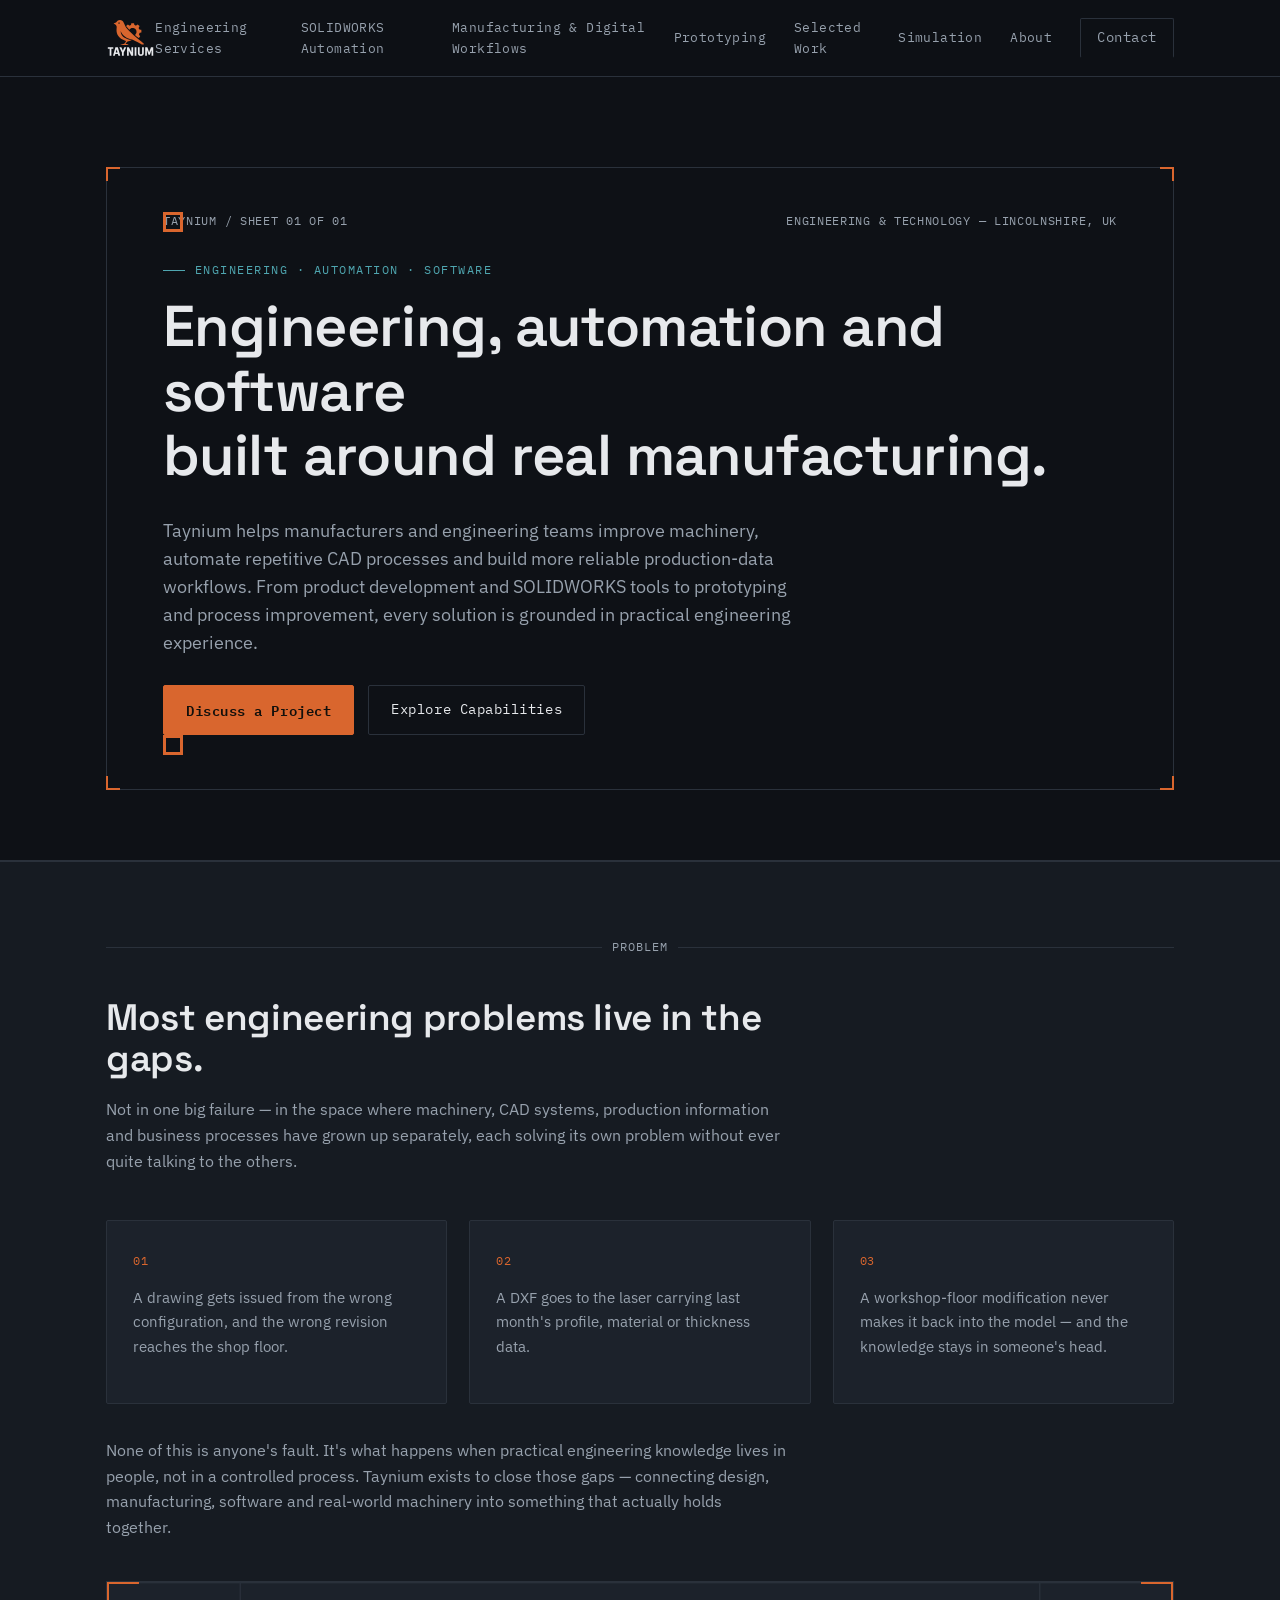
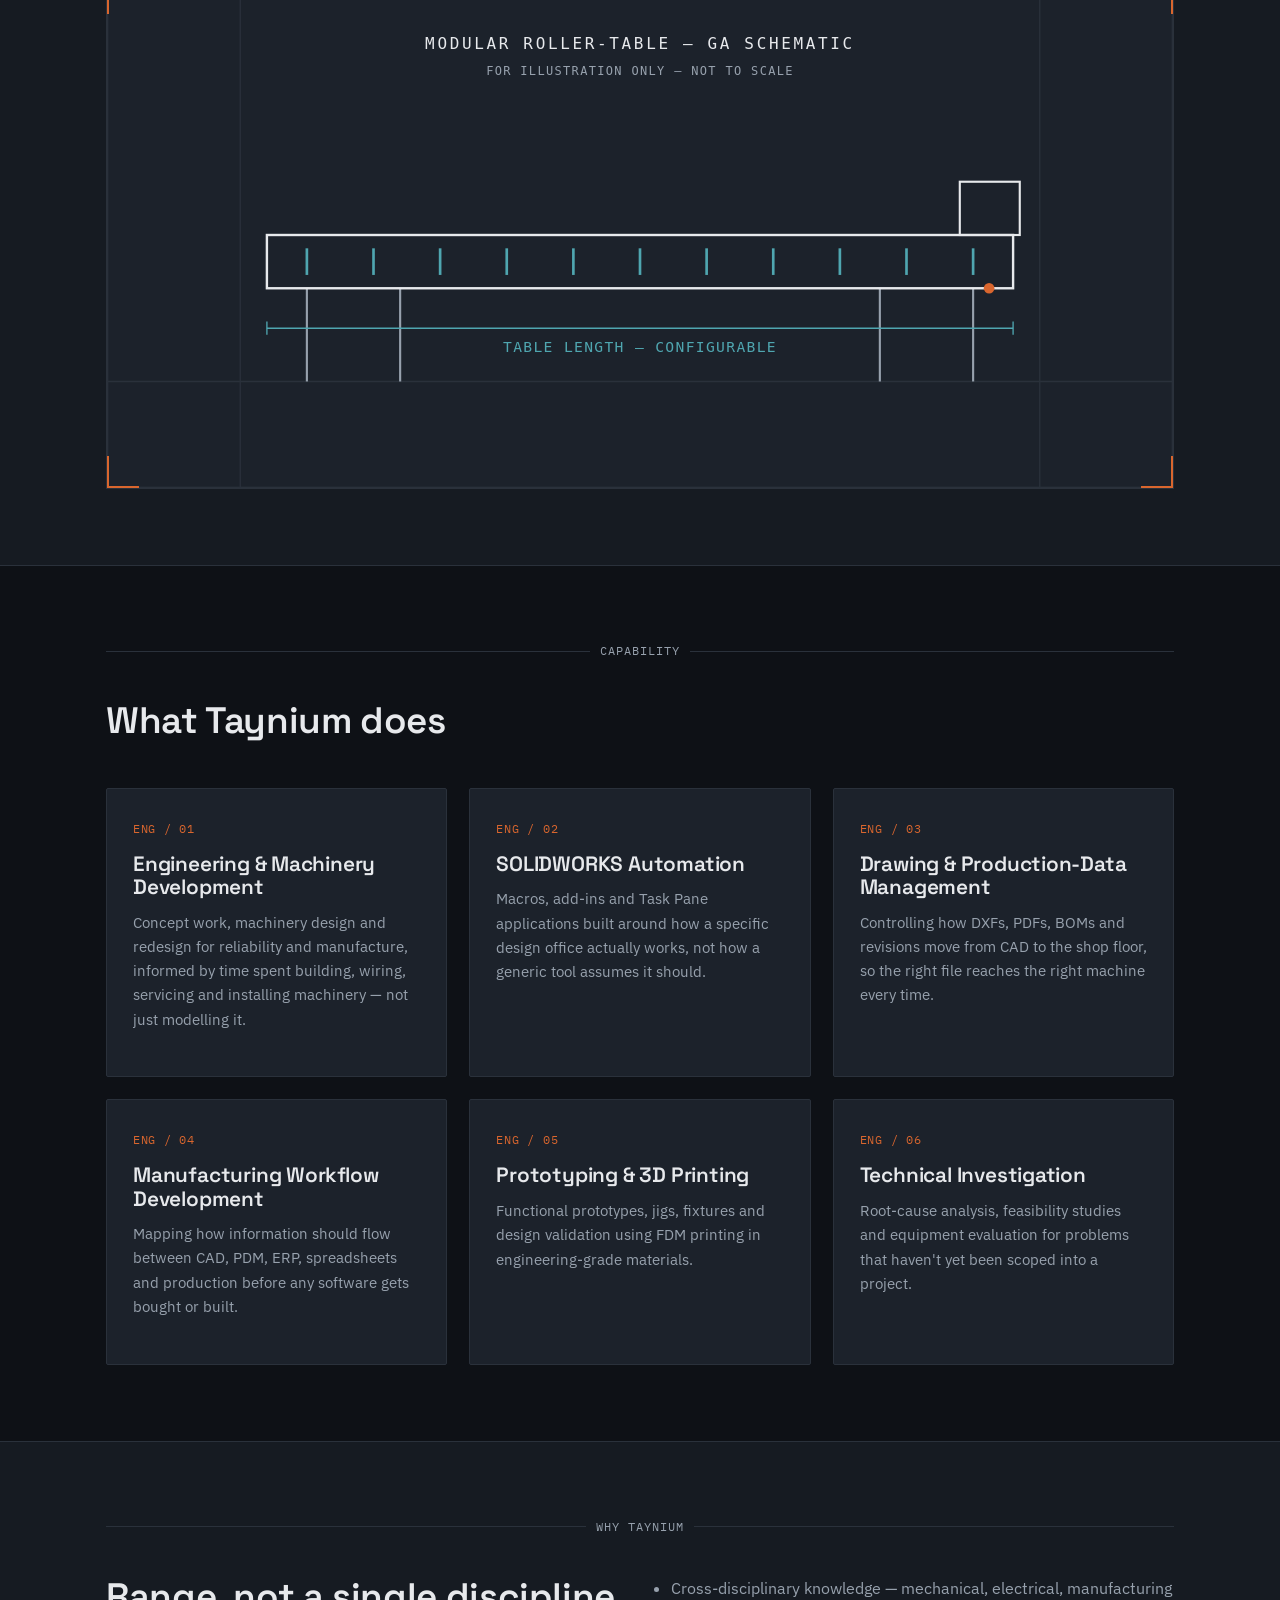
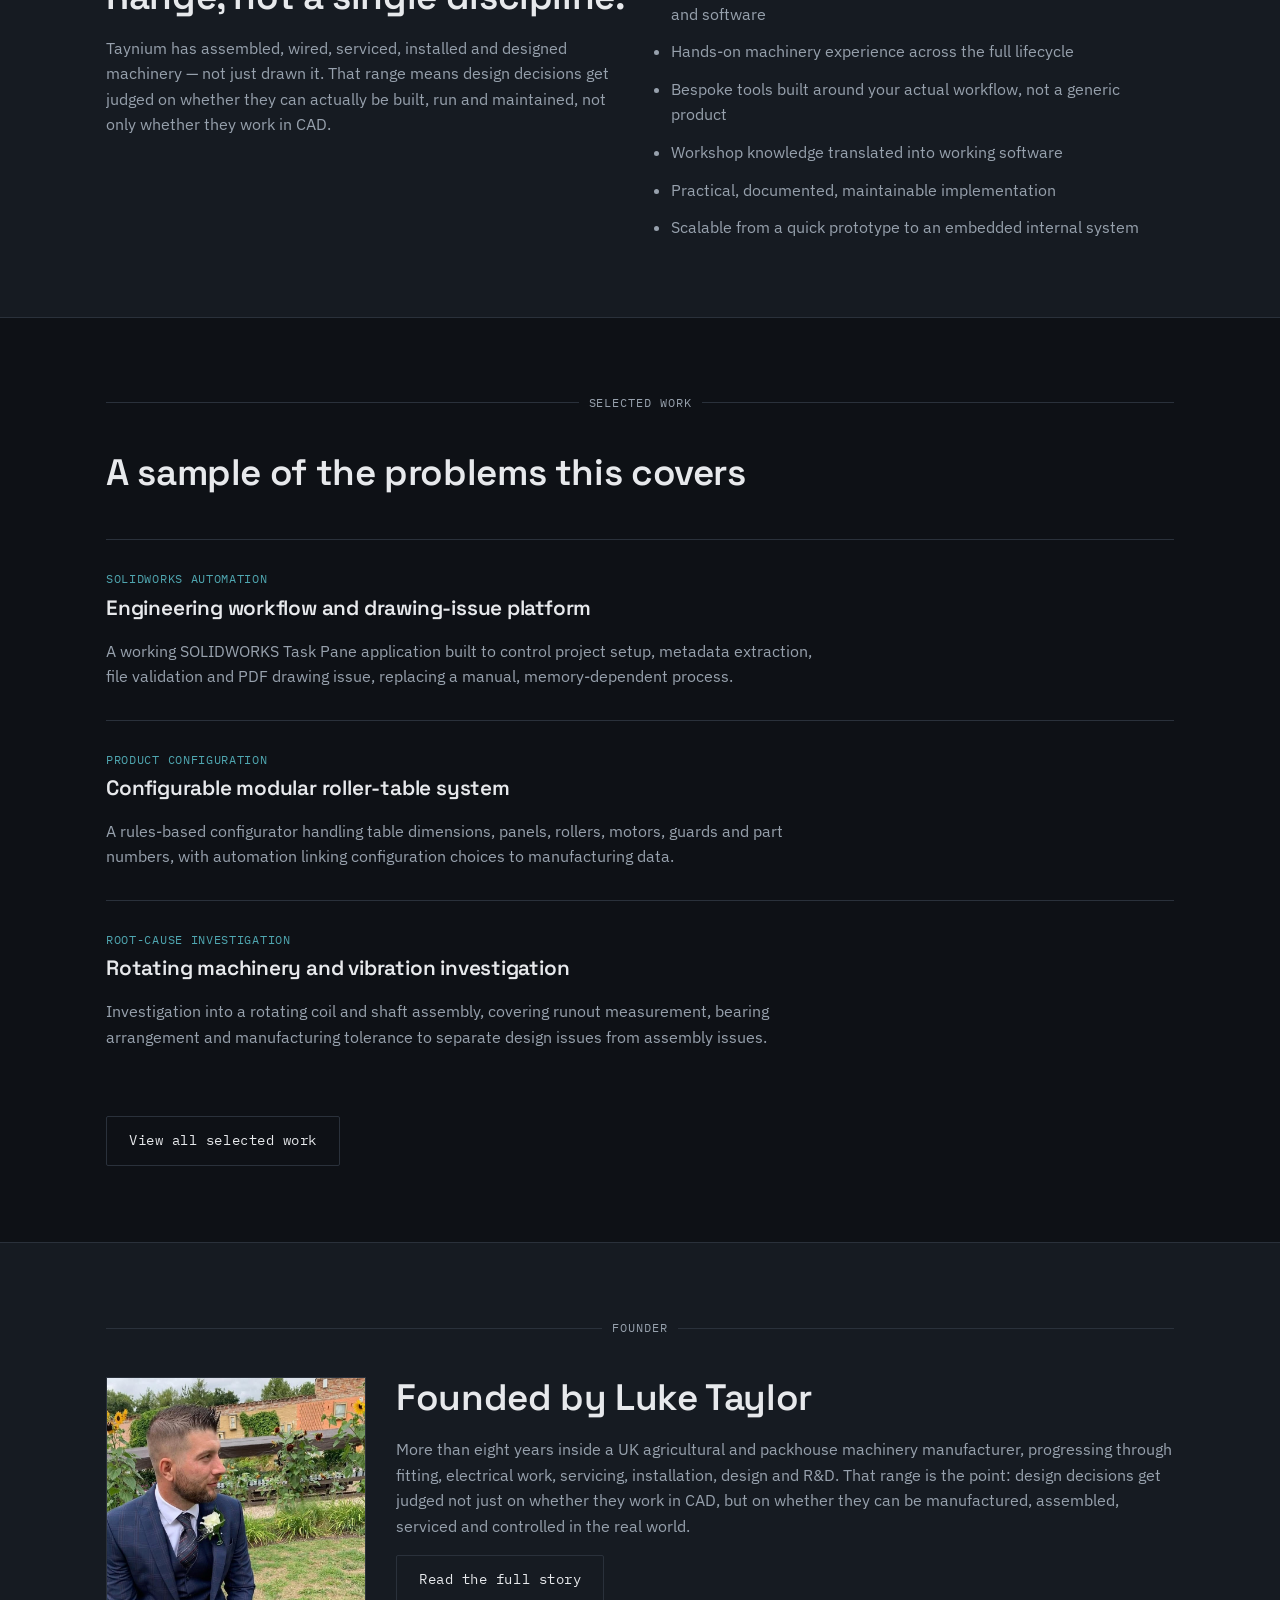
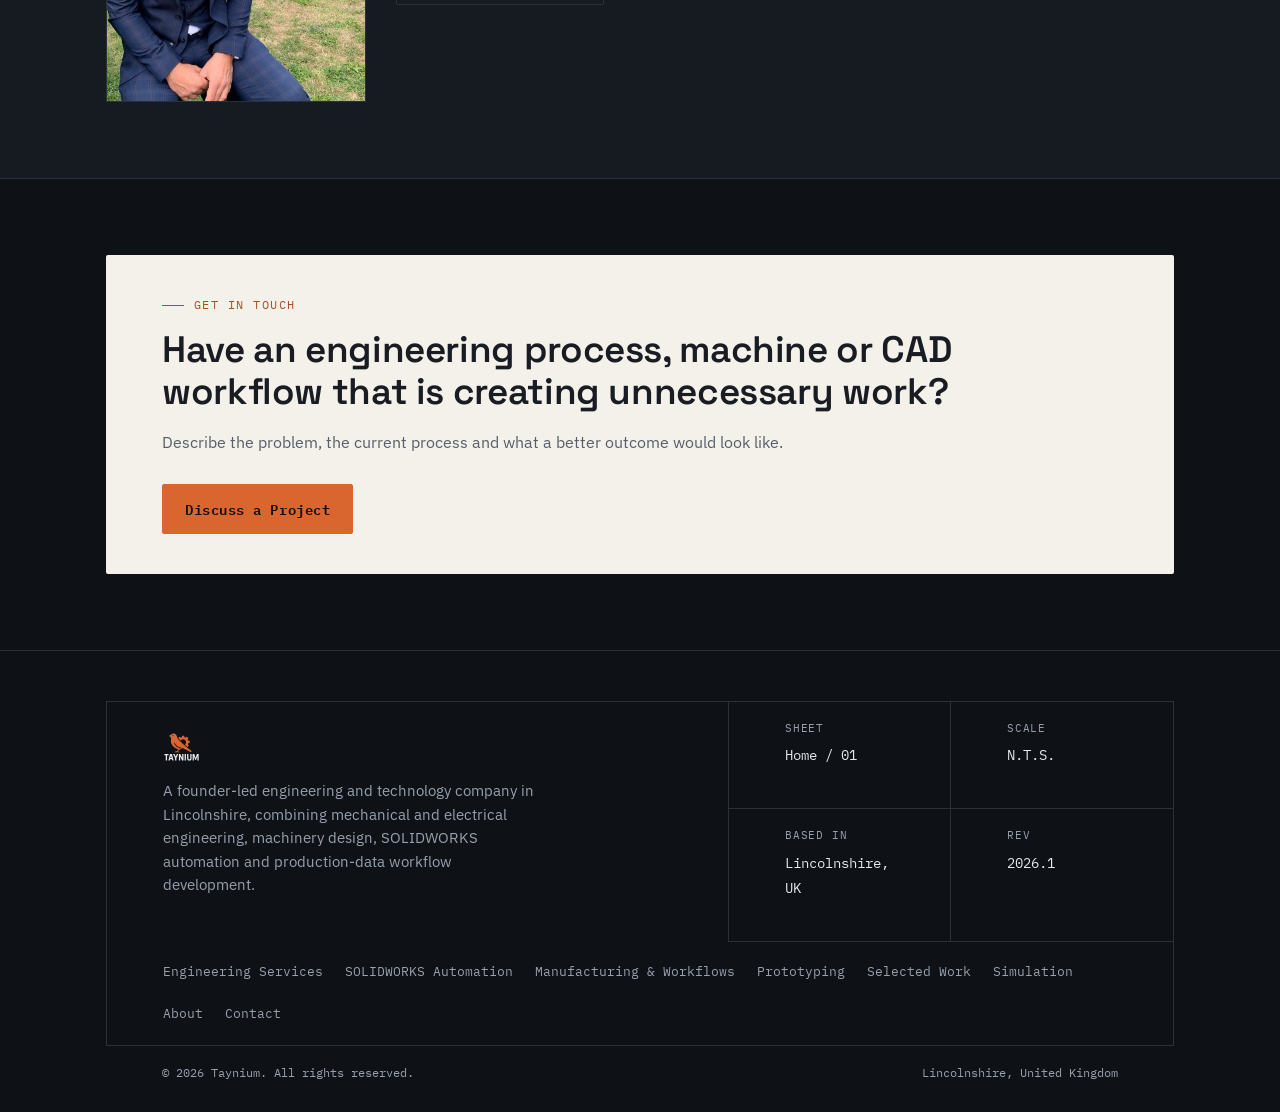
<file: index.html>
<!DOCTYPE html>
<html lang="en-GB">
<head>
<meta charset="UTF-8">
<meta name="viewport" content="width=device-width, initial-scale=1.0">
<title>Taynium — Engineering, Automation & Software</title>
<meta name="description" content="Practical engineering solutions across machinery, manufacturing and software. Machinery design, SOLIDWORKS automation and production-data workflows built around real manufacturing.">
<link rel="preconnect" href="https://fonts.googleapis.com">
<link href="https://fonts.googleapis.com/css2?family=Space+Grotesk:wght@500;600;700&family=IBM+Plex+Sans:wght@400;500;600&family=IBM+Plex+Mono:wght@400;500&display=swap" rel="stylesheet">
<link rel="icon" type="image/svg+xml" href="images/logo-original.svg">
<link rel="stylesheet" href="css/style.css">
</head>
<body>

<header class="site-header">
  <div class="wrap header-inner">
    <a href="index.html" class="logo"><img src="images/logo-light.svg" alt="Taynium" class="logo-img"></a>
    <nav class="main-nav" aria-label="Primary">
      <a href="engineering-services.html">Engineering Services</a>
      <a href="solidworks-automation.html">SOLIDWORKS Automation</a>
      <a href="manufacturing-workflows.html">Manufacturing &amp; Digital Workflows</a>
      <a href="product-development.html">Prototyping</a>
      <a href="selected-work.html">Selected Work</a>
      <a href="simulation.html">Simulation</a>
      <a href="about.html">About</a>
      <a href="contact.html" class="btn btn-secondary" style="padding:8px 16px;">Contact</a>
    </nav>
    <button class="nav-toggle" aria-expanded="false" aria-controls="mobile-nav">Menu</button>
  </div>
  <div class="mobile-nav" id="mobile-nav">
    <a href="engineering-services.html">Engineering Services</a>
    <a href="solidworks-automation.html">SOLIDWORKS Automation</a>
    <a href="manufacturing-workflows.html">Manufacturing &amp; Digital Workflows</a>
    <a href="product-development.html">Prototyping</a>
    <a href="selected-work.html">Selected Work</a>
    <a href="simulation.html">Simulation</a>
    <a href="about.html">About</a>
    <a href="contact.html">Contact</a>
  </div>
</header>

<main>

  <section class="hero">
    <div class="wrap">
      <div class="sheet-frame">
        <span class="tick-tl"></span><span class="tick-tr"></span><span class="tick-bl"></span><span class="tick-br"></span>
        <div class="sheet-meta">
          <span>TAYNIUM / SHEET 01 OF 01</span>
          <span>ENGINEERING &amp; TECHNOLOGY — LINCOLNSHIRE, UK</span>
        </div>
        <div class="eyebrow">Engineering · Automation · Software</div>
        <h1>Engineering, automation and software<br>built around real manufacturing.</h1>
        <p class="hero-lead">Taynium helps manufacturers and engineering teams improve machinery, automate repetitive CAD processes and build more reliable production-data workflows. From product development and SOLIDWORKS tools to prototyping and process improvement, every solution is grounded in practical engineering experience.</p>
        <div class="cta-row">
          <a href="contact.html" class="btn btn-primary">Discuss a Project</a>
          <a href="engineering-services.html" class="btn btn-secondary">Explore Capabilities</a>
        </div>
      </div>
    </div>
  </section>

  <section class="section-alt">
    <div class="wrap">
      <div class="dim-divider">PROBLEM</div>
      <div class="section-head">
        <h2>Most engineering problems live in the gaps.</h2>
        <p style="color:var(--ink-muted)">Not in one big failure — in the space where machinery, CAD systems, production information and business processes have grown up separately, each solving its own problem without ever quite talking to the others.</p>
      </div>
      <div class="grid grid-3">
        <div class="card">
          <span class="num">01</span>
          <p>A drawing gets issued from the wrong configuration, and the wrong revision reaches the shop floor.</p>
        </div>
        <div class="card">
          <span class="num">02</span>
          <p>A DXF goes to the laser carrying last month's profile, material or thickness data.</p>
        </div>
        <div class="card">
          <span class="num">03</span>
          <p>A workshop-floor modification never makes it back into the model — and the knowledge stays in someone's head.</p>
        </div>
      </div>
      <p style="margin-top:34px; max-width:680px; color:var(--ink-muted)">None of this is anyone's fault. It's what happens when practical engineering knowledge lives in people, not in a controlled process. Taynium exists to close those gaps — connecting design, manufacturing, software and real-world machinery into something that actually holds together.</p>
      <div style="margin-top:40px; border:1px solid var(--line);">
        <img src="images/machine-schematic.svg" alt="Technical schematic drawing of a modular roller-table machine with dimension lines" style="width:100%; display:block;">
      </div>
    </div>
  </section>

  <section>
    <div class="wrap">
      <div class="dim-divider">CAPABILITY</div>
      <div class="section-head">
        <h2>What Taynium does</h2>
      </div>
      <div class="grid grid-3">
        <div class="card">
          <span class="num">ENG / 01</span>
          <h3>Engineering &amp; Machinery Development</h3>
          <p>Concept work, machinery design and redesign for reliability and manufacture, informed by time spent building, wiring, servicing and installing machinery — not just modelling it.</p>
        </div>
        <div class="card">
          <span class="num">ENG / 02</span>
          <h3>SOLIDWORKS Automation</h3>
          <p>Macros, add-ins and Task Pane applications built around how a specific design office actually works, not how a generic tool assumes it should.</p>
        </div>
        <div class="card">
          <span class="num">ENG / 03</span>
          <h3>Drawing &amp; Production-Data Management</h3>
          <p>Controlling how DXFs, PDFs, BOMs and revisions move from CAD to the shop floor, so the right file reaches the right machine every time.</p>
        </div>
        <div class="card">
          <span class="num">ENG / 04</span>
          <h3>Manufacturing Workflow Development</h3>
          <p>Mapping how information should flow between CAD, PDM, ERP, spreadsheets and production before any software gets bought or built.</p>
        </div>
        <div class="card">
          <span class="num">ENG / 05</span>
          <h3>Prototyping &amp; 3D Printing</h3>
          <p>Functional prototypes, jigs, fixtures and design validation using FDM printing in engineering-grade materials.</p>
        </div>
        <div class="card">
          <span class="num">ENG / 06</span>
          <h3>Technical Investigation</h3>
          <p>Root-cause analysis, feasibility studies and equipment evaluation for problems that haven't yet been scoped into a project.</p>
        </div>
      </div>
    </div>
  </section>

  <section class="section-alt">
    <div class="wrap">
      <div class="dim-divider">WHY TAYNIUM</div>
      <div class="grid grid-2">
        <div>
          <h2>Range, not a single discipline.</h2>
          <p style="color:var(--ink-muted)">Taynium has assembled, wired, serviced, installed and designed machinery — not just drawn it. That range means design decisions get judged on whether they can actually be built, run and maintained, not only whether they work in CAD.</p>
        </div>
        <ul style="color:var(--ink-muted); padding-left:20px; margin:0;">
          <li style="margin-bottom:12px;">Cross-disciplinary knowledge — mechanical, electrical, manufacturing and software</li>
          <li style="margin-bottom:12px;">Hands-on machinery experience across the full lifecycle</li>
          <li style="margin-bottom:12px;">Bespoke tools built around your actual workflow, not a generic product</li>
          <li style="margin-bottom:12px;">Workshop knowledge translated into working software</li>
          <li style="margin-bottom:12px;">Practical, documented, maintainable implementation</li>
          <li>Scalable from a quick prototype to an embedded internal system</li>
        </ul>
      </div>
    </div>
  </section>

  <section>
    <div class="wrap">
      <div class="dim-divider">SELECTED WORK</div>
      <div class="section-head">
        <h2>A sample of the problems this covers</h2>
      </div>

      <div class="work-item">
        <span class="tag">SOLIDWORKS Automation</span>
        <h3>Engineering workflow and drawing-issue platform</h3>
        <p>A working SOLIDWORKS Task Pane application built to control project setup, metadata extraction, file validation and PDF drawing issue, replacing a manual, memory-dependent process.</p>
      </div>
      <div class="work-item">
        <span class="tag">Product Configuration</span>
        <h3>Configurable modular roller-table system</h3>
        <p>A rules-based configurator handling table dimensions, panels, rollers, motors, guards and part numbers, with automation linking configuration choices to manufacturing data.</p>
      </div>
      <div class="work-item">
        <span class="tag">Root-Cause Investigation</span>
        <h3>Rotating machinery and vibration investigation</h3>
        <p>Investigation into a rotating coil and shaft assembly, covering runout measurement, bearing arrangement and manufacturing tolerance to separate design issues from assembly issues.</p>
      </div>

      <div style="margin-top:36px;">
        <a href="selected-work.html" class="btn btn-secondary">View all selected work</a>
      </div>
    </div>
  </section>

  <section class="section-alt">
    <div class="wrap">
      <div class="dim-divider">FOUNDER</div>
      <div class="founder">
        <div class="founder-photo" style="padding:0;"><img src="images/founder-photo.jpg" alt="Luke Taylor, founder of Taynium" style="width:100%; height:100%; object-fit:cover;"></div>
        <div>
          <h2>Founded by Luke Taylor</h2>
          <p style="color:var(--ink-muted)">More than eight years inside a UK agricultural and packhouse machinery manufacturer, progressing through fitting, electrical work, servicing, installation, design and R&amp;D. That range is the point: design decisions get judged not just on whether they work in CAD, but on whether they can be manufactured, assembled, serviced and controlled in the real world.</p>
          <a href="about.html" class="btn btn-secondary">Read the full story</a>
        </div>
      </div>
    </div>
  </section>

  <section>
    <div class="wrap">
      <div class="paper">
        <div class="eyebrow">Get in touch</div>
        <h2>Have an engineering process, machine or CAD workflow that is creating unnecessary work?</h2>
        <p>Describe the problem, the current process and what a better outcome would look like.</p>
        <div class="cta-row">
          <a href="contact.html" class="btn btn-primary">Discuss a Project</a>
        </div>
      </div>
    </div>
  </section>

</main>

<footer class="site-footer">
  <div class="wrap">
    <div class="title-block">
      <div class="title-block-top">
        <div class="title-block-brand">
          <div class="logo" style="margin-bottom:10px; display:inline-block;"><img src="images/logo-light.svg" alt="Taynium" class="logo-img" style="height:30px;"></div>
          <p>A founder-led engineering and technology company in Lincolnshire, combining mechanical and electrical engineering, machinery design, SOLIDWORKS automation and production-data workflow development.</p>
        </div>
        <div class="title-block-fields">
          <div class="tb-field"><span class="tb-label">Sheet</span><span class="tb-value">Home / 01</span></div>
          <div class="tb-field"><span class="tb-label">Scale</span><span class="tb-value">N.T.S.</span></div>
          <div class="tb-field"><span class="tb-label">Based in</span><span class="tb-value">Lincolnshire, UK</span></div>
          <div class="tb-field"><span class="tb-label">Rev</span><span class="tb-value">2026.1</span></div>
        </div>
      </div>
      <div class="footer-links">
        <a href="engineering-services.html">Engineering Services</a>
        <a href="solidworks-automation.html">SOLIDWORKS Automation</a>
        <a href="manufacturing-workflows.html">Manufacturing &amp; Workflows</a>
        <a href="product-development.html">Prototyping</a>
        <a href="selected-work.html">Selected Work</a>
        <a href="simulation.html">Simulation</a>
        <a href="about.html">About</a>
        <a href="contact.html">Contact</a>
      </div>
    </div>
    <div class="footer-bottom">
      <span>© 2026 Taynium. All rights reserved.</span>
      <span>Lincolnshire, United Kingdom</span>
    </div>
  </div>
</footer>

<script src="js/main.js"></script>
</body>
</html>
</file>
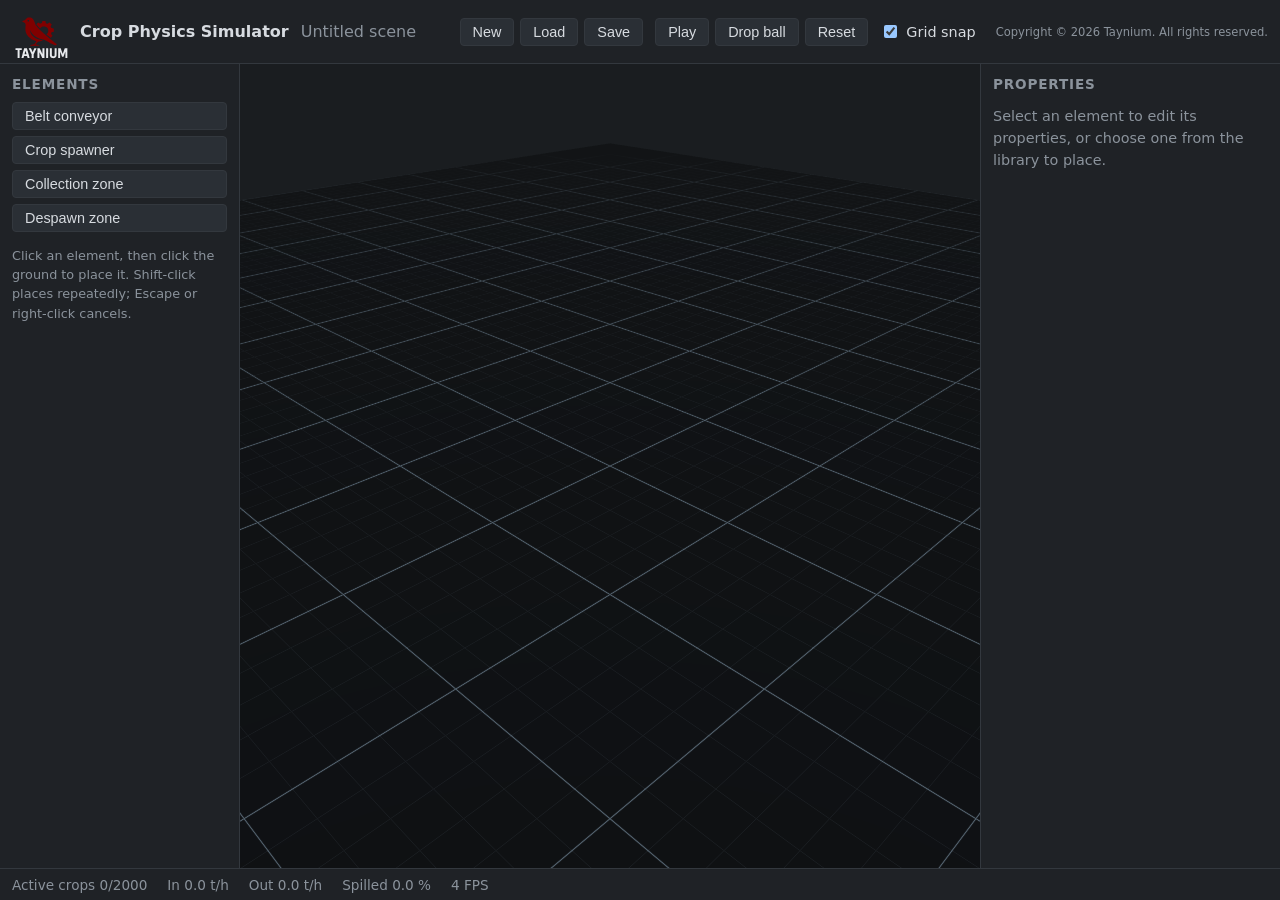
<file: simulation-app/index.html>
<!doctype html>
<html lang="en">
  <head>
    <meta charset="UTF-8" />
    <meta name="viewport" content="width=device-width, initial-scale=1.0" />
    <meta
      name="description"
      content="Browser-based 3D simulator for agricultural crop-handling equipment."
    />
    <title>Crop Physics Simulator</title>
    <script type="module" crossorigin src="./assets/index-Kj_Gzvom.js"></script>
    <link rel="stylesheet" crossorigin href="./assets/index-B7SMF_K5.css">
  </head>
  <body>
    <div id="root"></div>
  </body>
</html>
</file>
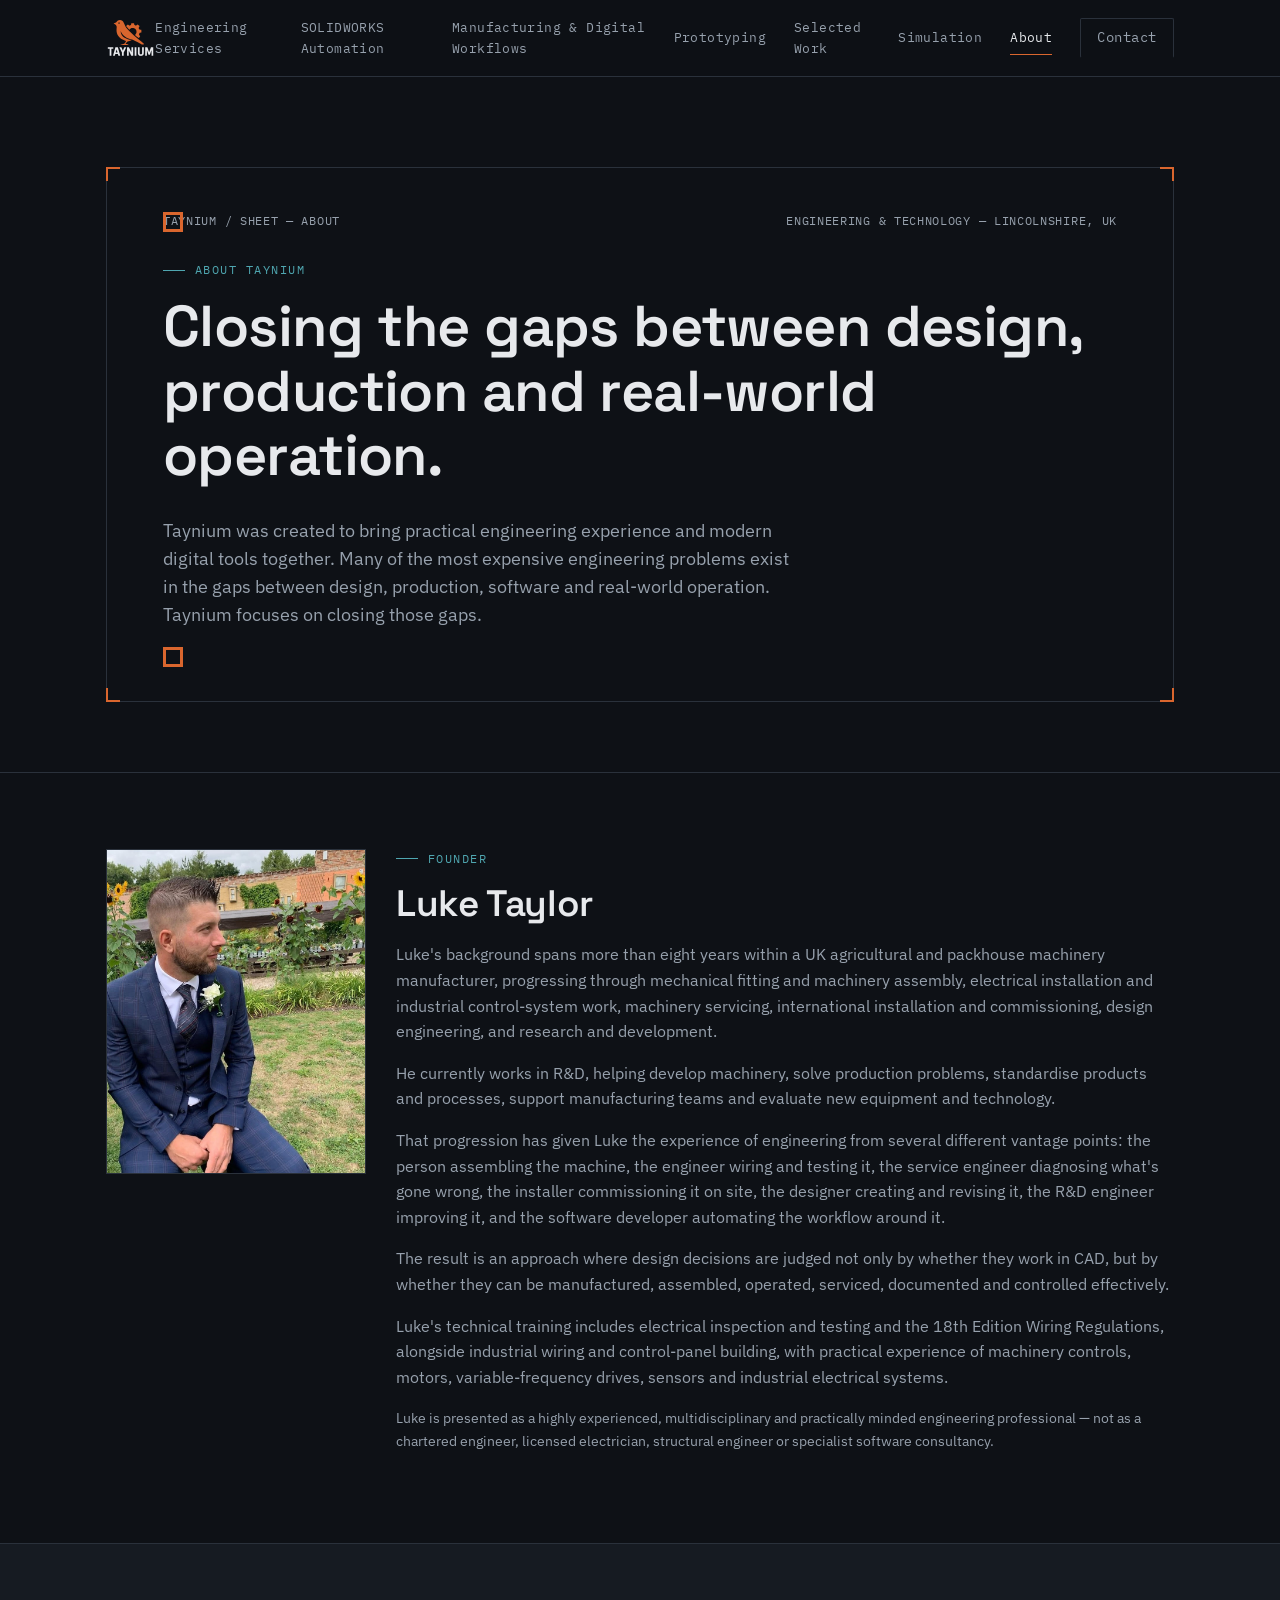
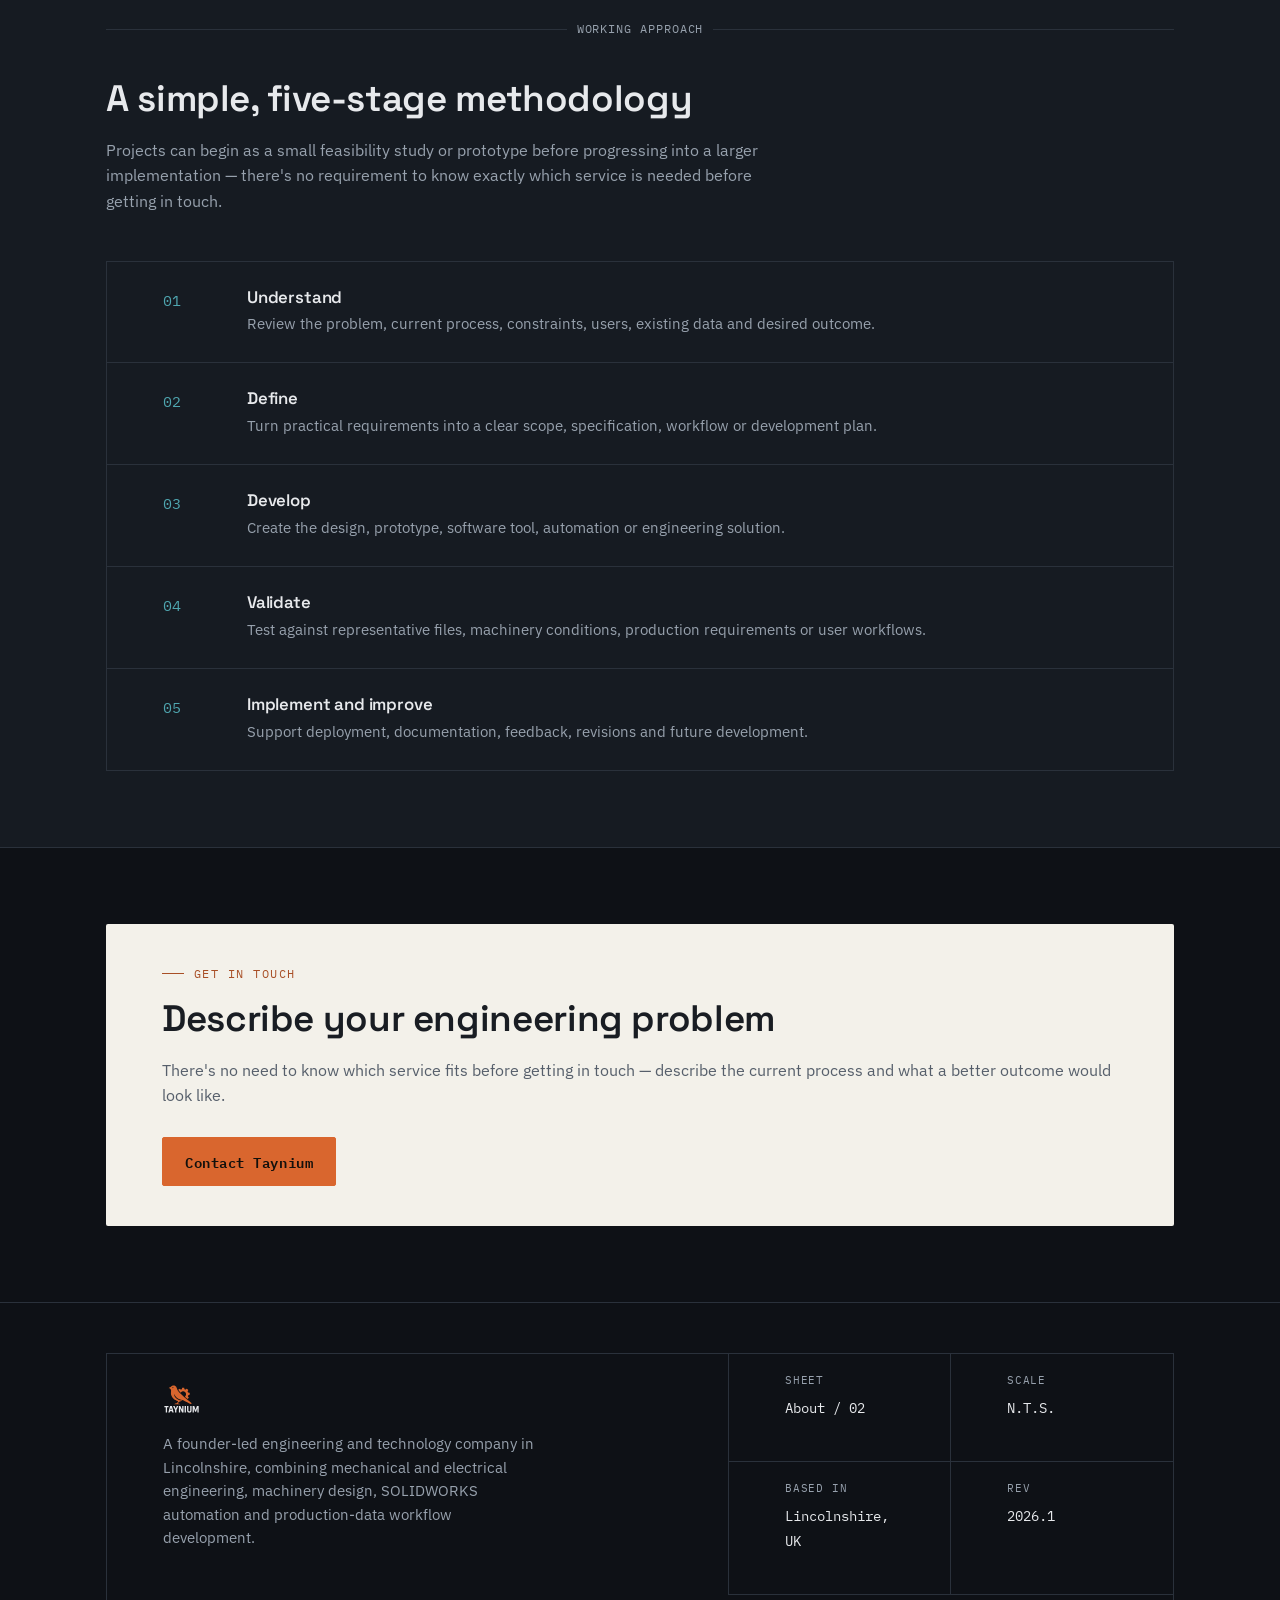
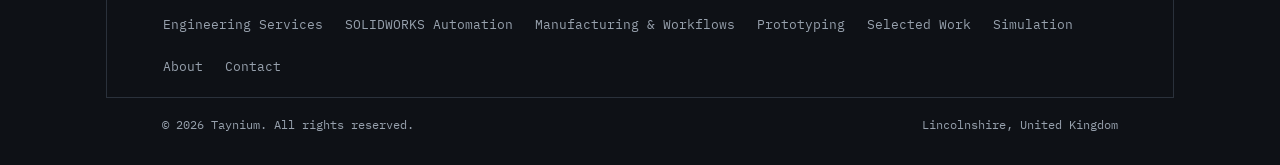
<file: about.html>
<!DOCTYPE html>
<html lang="en-GB">
<head>
<meta charset="UTF-8">
<meta name="viewport" content="width=device-width, initial-scale=1.0">
<title>About Taynium — Founder-Led Engineering</title>
<meta name="description" content="Taynium is a founder-led engineering and technology company built on a multidisciplinary machinery background.">
<link rel="preconnect" href="https://fonts.googleapis.com">
<link href="https://fonts.googleapis.com/css2?family=Space+Grotesk:wght@500;600;700&family=IBM+Plex+Sans:wght@400;500;600&family=IBM+Plex+Mono:wght@400;500&display=swap" rel="stylesheet">
<link rel="icon" type="image/svg+xml" href="images/logo-original.svg">
<link rel="stylesheet" href="css/style.css">
</head>
<body>

<header class="site-header">
  <div class="wrap header-inner">
    <a href="index.html" class="logo"><img src="images/logo-light.svg" alt="Taynium" class="logo-img"></a>
    <nav class="main-nav" aria-label="Primary">
      <a href="engineering-services.html">Engineering Services</a>
      <a href="solidworks-automation.html">SOLIDWORKS Automation</a>
      <a href="manufacturing-workflows.html">Manufacturing &amp; Digital Workflows</a>
      <a href="product-development.html">Prototyping</a>
      <a href="selected-work.html">Selected Work</a>
      <a href="simulation.html">Simulation</a>
      <a href="about.html" aria-current="page">About</a>
      <a href="contact.html" class="btn btn-secondary" style="padding:8px 16px;">Contact</a>
    </nav>
    <button class="nav-toggle" aria-expanded="false" aria-controls="mobile-nav">Menu</button>
  </div>
  <div class="mobile-nav" id="mobile-nav">
    <a href="engineering-services.html">Engineering Services</a>
    <a href="solidworks-automation.html">SOLIDWORKS Automation</a>
    <a href="manufacturing-workflows.html">Manufacturing &amp; Digital Workflows</a>
    <a href="product-development.html">Prototyping</a>
    <a href="selected-work.html">Selected Work</a>
    <a href="simulation.html">Simulation</a>
    <a href="about.html">About</a>
    <a href="contact.html">Contact</a>
  </div>
</header>

<main>

  <section class="hero">
    <div class="wrap">
      <div class="sheet-frame">
        <span class="tick-tl"></span><span class="tick-tr"></span><span class="tick-bl"></span><span class="tick-br"></span>
        <div class="sheet-meta">
          <span>TAYNIUM / SHEET — ABOUT</span>
          <span>ENGINEERING &amp; TECHNOLOGY — LINCOLNSHIRE, UK</span>
        </div>
        <div class="eyebrow">About Taynium</div>
        <h1>Closing the gaps between design, production and real-world operation.</h1>
        <p class="hero-lead">Taynium was created to bring practical engineering experience and modern digital tools together. Many of the most expensive engineering problems exist in the gaps between design, production, software and real-world operation. Taynium focuses on closing those gaps.</p>
      </div>
    </div>
  </section>

  <section>
    <div class="wrap">
      <div class="founder">
        <div class="founder-photo" style="padding:0;"><img src="images/founder-photo.jpg" alt="Luke Taylor, founder of Taynium" style="width:100%; height:100%; object-fit:cover;"></div>
        <div>
          <div class="eyebrow">Founder</div>
          <h2>Luke Taylor</h2>
          <p style="color:var(--ink-muted)">Luke's background spans more than eight years within a UK agricultural and packhouse machinery manufacturer, progressing through mechanical fitting and machinery assembly, electrical installation and industrial control-system work, machinery servicing, international installation and commissioning, design engineering, and research and development.</p>
          <p style="color:var(--ink-muted)">He currently works in R&amp;D, helping develop machinery, solve production problems, standardise products and processes, support manufacturing teams and evaluate new equipment and technology.</p>
          <p style="color:var(--ink-muted)">That progression has given Luke the experience of engineering from several different vantage points: the person assembling the machine, the engineer wiring and testing it, the service engineer diagnosing what's gone wrong, the installer commissioning it on site, the designer creating and revising it, the R&amp;D engineer improving it, and the software developer automating the workflow around it.</p>
          <p style="color:var(--ink-muted)">The result is an approach where design decisions are judged not only by whether they work in CAD, but by whether they can be manufactured, assembled, operated, serviced, documented and controlled effectively.</p>
          <p style="color:var(--ink-muted)">Luke's technical training includes electrical inspection and testing and the 18th Edition Wiring Regulations, alongside industrial wiring and control-panel building, with practical experience of machinery controls, motors, variable-frequency drives, sensors and industrial electrical systems.</p>
          <p style="color:var(--ink-muted); font-size:0.9rem;">Luke is presented as a highly experienced, multidisciplinary and practically minded engineering professional — not as a chartered engineer, licensed electrician, structural engineer or specialist software consultancy.</p>
        </div>
      </div>
    </div>
  </section>

  <section class="section-alt">
    <div class="wrap">
      <div class="dim-divider">WORKING APPROACH</div>
      <div class="section-head">
        <h2>A simple, five-stage methodology</h2>
        <p style="color:var(--ink-muted)">Projects can begin as a small feasibility study or prototype before progressing into a larger implementation — there's no requirement to know exactly which service is needed before getting in touch.</p>
      </div>
      <div class="steps">
        <div class="step">
          <span class="step-num">01</span>
          <div><h3>Understand</h3><p>Review the problem, current process, constraints, users, existing data and desired outcome.</p></div>
        </div>
        <div class="step">
          <span class="step-num">02</span>
          <div><h3>Define</h3><p>Turn practical requirements into a clear scope, specification, workflow or development plan.</p></div>
        </div>
        <div class="step">
          <span class="step-num">03</span>
          <div><h3>Develop</h3><p>Create the design, prototype, software tool, automation or engineering solution.</p></div>
        </div>
        <div class="step">
          <span class="step-num">04</span>
          <div><h3>Validate</h3><p>Test against representative files, machinery conditions, production requirements or user workflows.</p></div>
        </div>
        <div class="step">
          <span class="step-num">05</span>
          <div><h3>Implement and improve</h3><p>Support deployment, documentation, feedback, revisions and future development.</p></div>
        </div>
      </div>
    </div>
  </section>

  <section>
    <div class="wrap">
      <div class="paper">
        <div class="eyebrow">Get in touch</div>
        <h2>Describe your engineering problem</h2>
        <p>There's no need to know which service fits before getting in touch — describe the current process and what a better outcome would look like.</p>
        <div class="cta-row">
          <a href="contact.html" class="btn btn-primary">Contact Taynium</a>
        </div>
      </div>
    </div>
  </section>

</main>

<footer class="site-footer">
  <div class="wrap">
    <div class="title-block">
      <div class="title-block-top">
        <div class="title-block-brand">
          <div class="logo" style="margin-bottom:10px; display:inline-block;"><img src="images/logo-light.svg" alt="Taynium" class="logo-img" style="height:30px;"></div>
          <p>A founder-led engineering and technology company in Lincolnshire, combining mechanical and electrical engineering, machinery design, SOLIDWORKS automation and production-data workflow development.</p>
        </div>
        <div class="title-block-fields">
          <div class="tb-field"><span class="tb-label">Sheet</span><span class="tb-value">About / 02</span></div>
          <div class="tb-field"><span class="tb-label">Scale</span><span class="tb-value">N.T.S.</span></div>
          <div class="tb-field"><span class="tb-label">Based in</span><span class="tb-value">Lincolnshire, UK</span></div>
          <div class="tb-field"><span class="tb-label">Rev</span><span class="tb-value">2026.1</span></div>
        </div>
      </div>
      <div class="footer-links">
        <a href="engineering-services.html">Engineering Services</a>
        <a href="solidworks-automation.html">SOLIDWORKS Automation</a>
        <a href="manufacturing-workflows.html">Manufacturing &amp; Workflows</a>
        <a href="product-development.html">Prototyping</a>
        <a href="selected-work.html">Selected Work</a>
        <a href="simulation.html">Simulation</a>
        <a href="about.html">About</a>
        <a href="contact.html">Contact</a>
      </div>
    </div>
    <div class="footer-bottom">
      <span>© 2026 Taynium. All rights reserved.</span>
      <span>Lincolnshire, United Kingdom</span>
    </div>
  </div>
</footer>

<script src="js/main.js"></script>
</body>
</html>
</file>
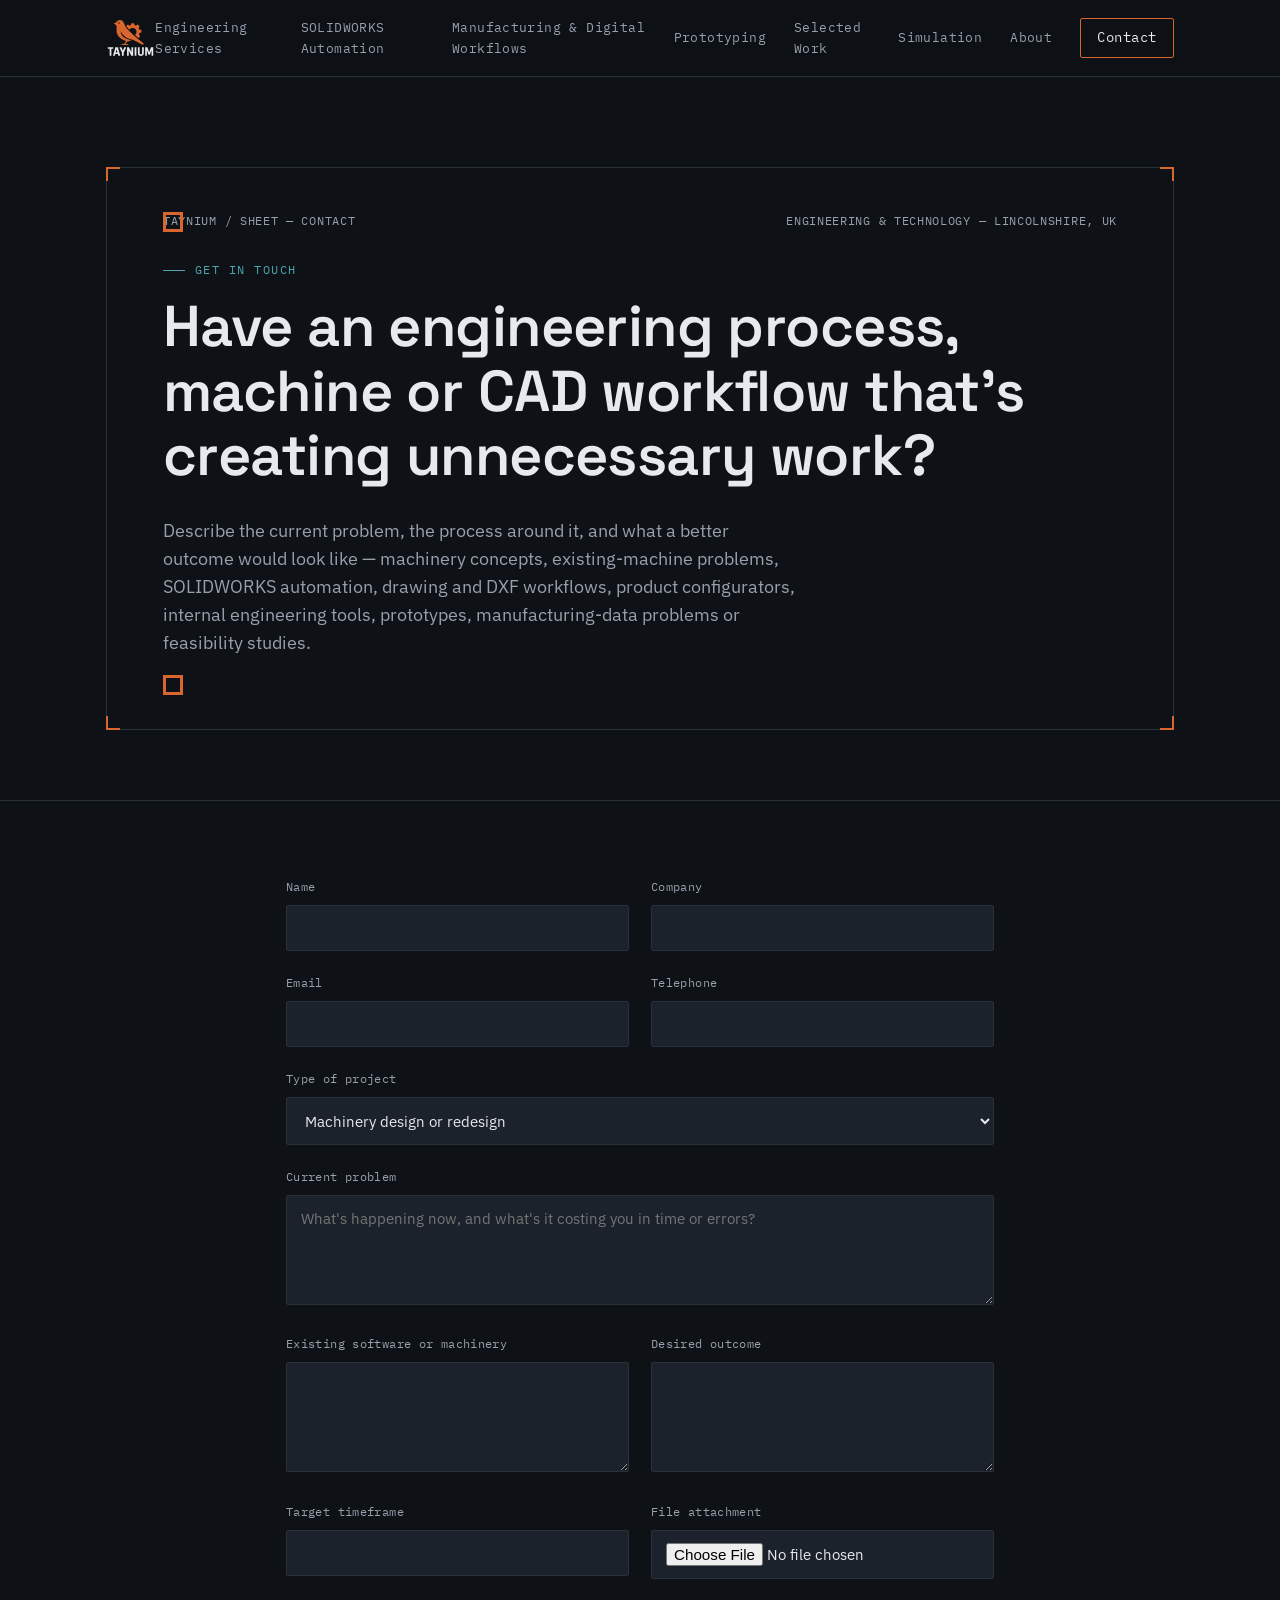
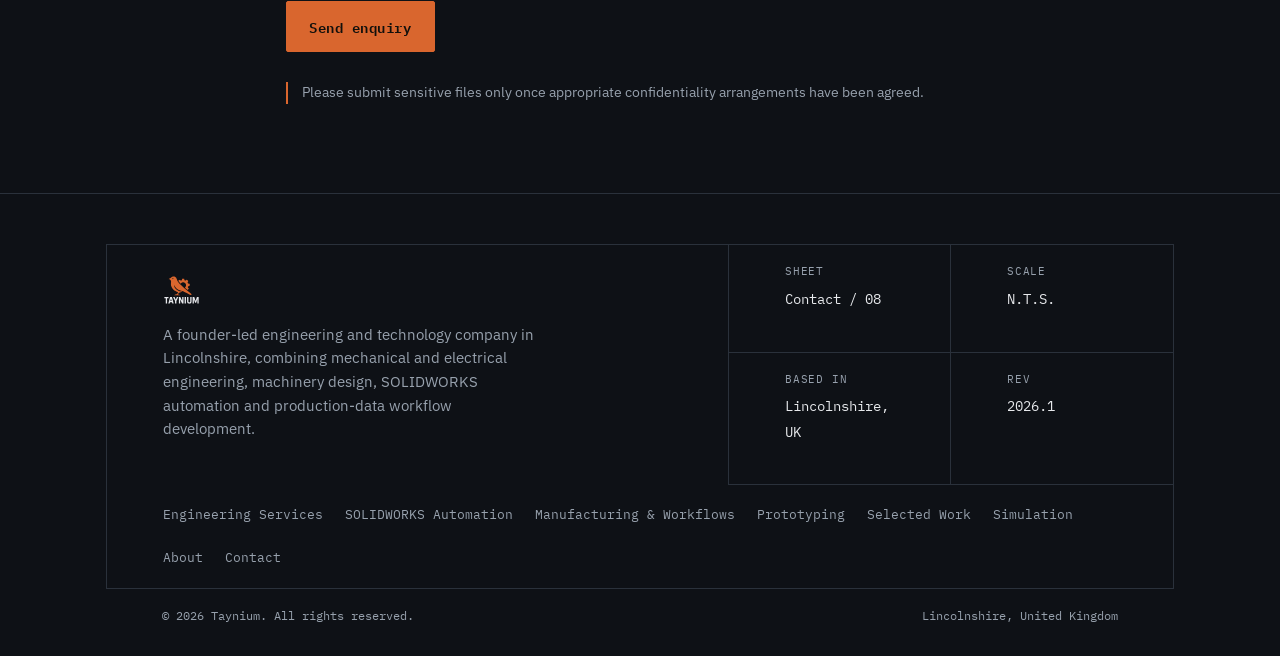
<file: contact.html>
<!DOCTYPE html>
<html lang="en-GB">
<head>
<meta charset="UTF-8">
<meta name="viewport" content="width=device-width, initial-scale=1.0">
<title>Contact Taynium</title>
<meta name="description" content="Discuss a machinery problem, SOLIDWORKS automation need or manufacturing workflow with Taynium.">
<link rel="preconnect" href="https://fonts.googleapis.com">
<link href="https://fonts.googleapis.com/css2?family=Space+Grotesk:wght@500;600;700&family=IBM+Plex+Sans:wght@400;500;600&family=IBM+Plex+Mono:wght@400;500&display=swap" rel="stylesheet">
<link rel="icon" type="image/svg+xml" href="images/logo-original.svg">
<link rel="stylesheet" href="css/style.css">
</head>
<body>

<header class="site-header">
  <div class="wrap header-inner">
    <a href="index.html" class="logo"><img src="images/logo-light.svg" alt="Taynium" class="logo-img"></a>
    <nav class="main-nav" aria-label="Primary">
      <a href="engineering-services.html">Engineering Services</a>
      <a href="solidworks-automation.html">SOLIDWORKS Automation</a>
      <a href="manufacturing-workflows.html">Manufacturing &amp; Digital Workflows</a>
      <a href="product-development.html">Prototyping</a>
      <a href="selected-work.html">Selected Work</a>
      <a href="simulation.html">Simulation</a>
      <a href="about.html">About</a>
      <a href="contact.html" class="btn btn-secondary" style="padding:8px 16px;" aria-current="page">Contact</a>
    </nav>
    <button class="nav-toggle" aria-expanded="false" aria-controls="mobile-nav">Menu</button>
  </div>
  <div class="mobile-nav" id="mobile-nav">
    <a href="engineering-services.html">Engineering Services</a>
    <a href="solidworks-automation.html">SOLIDWORKS Automation</a>
    <a href="manufacturing-workflows.html">Manufacturing &amp; Digital Workflows</a>
    <a href="product-development.html">Prototyping</a>
    <a href="selected-work.html">Selected Work</a>
    <a href="simulation.html">Simulation</a>
    <a href="about.html">About</a>
    <a href="contact.html">Contact</a>
  </div>
</header>

<main>

  <section class="hero">
    <div class="wrap">
      <div class="sheet-frame">
        <span class="tick-tl"></span><span class="tick-tr"></span><span class="tick-bl"></span><span class="tick-br"></span>
        <div class="sheet-meta">
          <span>TAYNIUM / SHEET — CONTACT</span>
          <span>ENGINEERING &amp; TECHNOLOGY — LINCOLNSHIRE, UK</span>
        </div>
        <div class="eyebrow">Get in touch</div>
        <h1>Have an engineering process, machine or CAD workflow that's creating unnecessary work?</h1>
        <p class="hero-lead">Describe the current problem, the process around it, and what a better outcome would look like — machinery concepts, existing-machine problems, SOLIDWORKS automation, drawing and DXF workflows, product configurators, internal engineering tools, prototypes, manufacturing-data problems or feasibility studies.</p>
      </div>
    </div>
  </section>

  <section>
    <div class="wrap" style="max-width:820px;">
      <form>
        <div class="field-row two">
          <div class="field"><label for="name">Name</label><input type="text" id="name" name="name" required></div>
          <div class="field"><label for="company">Company</label><input type="text" id="company" name="company"></div>
        </div>
        <div class="field-row two">
          <div class="field"><label for="email">Email</label><input type="email" id="email" name="email" required></div>
          <div class="field"><label for="phone">Telephone</label><input type="tel" id="phone" name="phone"></div>
        </div>
        <div class="field">
          <label for="project-type">Type of project</label>
          <select id="project-type" name="project-type">
            <option>Machinery design or redesign</option>
            <option>SOLIDWORKS automation</option>
            <option>Drawing / DXF / production-data workflow</option>
            <option>Manufacturing systems &amp; digital workflow</option>
            <option>Prototyping / 3D printing</option>
            <option>Technical investigation / feasibility</option>
            <option>Not sure yet</option>
          </select>
        </div>
        <div class="field">
          <label for="problem">Current problem</label>
          <textarea id="problem" name="problem" placeholder="What's happening now, and what's it costing you in time or errors?"></textarea>
        </div>
        <div class="field-row two">
          <div class="field"><label for="existing">Existing software or machinery</label><textarea id="existing" name="existing"></textarea></div>
          <div class="field"><label for="outcome">Desired outcome</label><textarea id="outcome" name="outcome"></textarea></div>
        </div>
        <div class="field-row two">
          <div class="field"><label for="timeframe">Target timeframe</label><input type="text" id="timeframe" name="timeframe"></div>
          <div class="field"><label for="file">File attachment</label><input type="file" id="file" name="file"></div>
        </div>
        <button type="submit" class="btn btn-primary">Send enquiry</button>
        <p class="form-note">Please submit sensitive files only once appropriate confidentiality arrangements have been agreed.</p>
      </form>
    </div>
  </section>

</main>

<footer class="site-footer">
  <div class="wrap">
    <div class="title-block">
      <div class="title-block-top">
        <div class="title-block-brand">
          <div class="logo" style="margin-bottom:10px; display:inline-block;"><img src="images/logo-light.svg" alt="Taynium" class="logo-img" style="height:30px;"></div>
          <p>A founder-led engineering and technology company in Lincolnshire, combining mechanical and electrical engineering, machinery design, SOLIDWORKS automation and production-data workflow development.</p>
        </div>
        <div class="title-block-fields">
          <div class="tb-field"><span class="tb-label">Sheet</span><span class="tb-value">Contact / 08</span></div>
          <div class="tb-field"><span class="tb-label">Scale</span><span class="tb-value">N.T.S.</span></div>
          <div class="tb-field"><span class="tb-label">Based in</span><span class="tb-value">Lincolnshire, UK</span></div>
          <div class="tb-field"><span class="tb-label">Rev</span><span class="tb-value">2026.1</span></div>
        </div>
      </div>
      <div class="footer-links">
        <a href="engineering-services.html">Engineering Services</a>
        <a href="solidworks-automation.html">SOLIDWORKS Automation</a>
        <a href="manufacturing-workflows.html">Manufacturing &amp; Workflows</a>
        <a href="product-development.html">Prototyping</a>
        <a href="selected-work.html">Selected Work</a>
        <a href="simulation.html">Simulation</a>
        <a href="about.html">About</a>
        <a href="contact.html">Contact</a>
      </div>
    </div>
    <div class="footer-bottom">
      <span>© 2026 Taynium. All rights reserved.</span>
      <span>Lincolnshire, United Kingdom</span>
    </div>
  </div>
</footer>

<script src="js/main.js"></script>
</body>
</html>
</file>
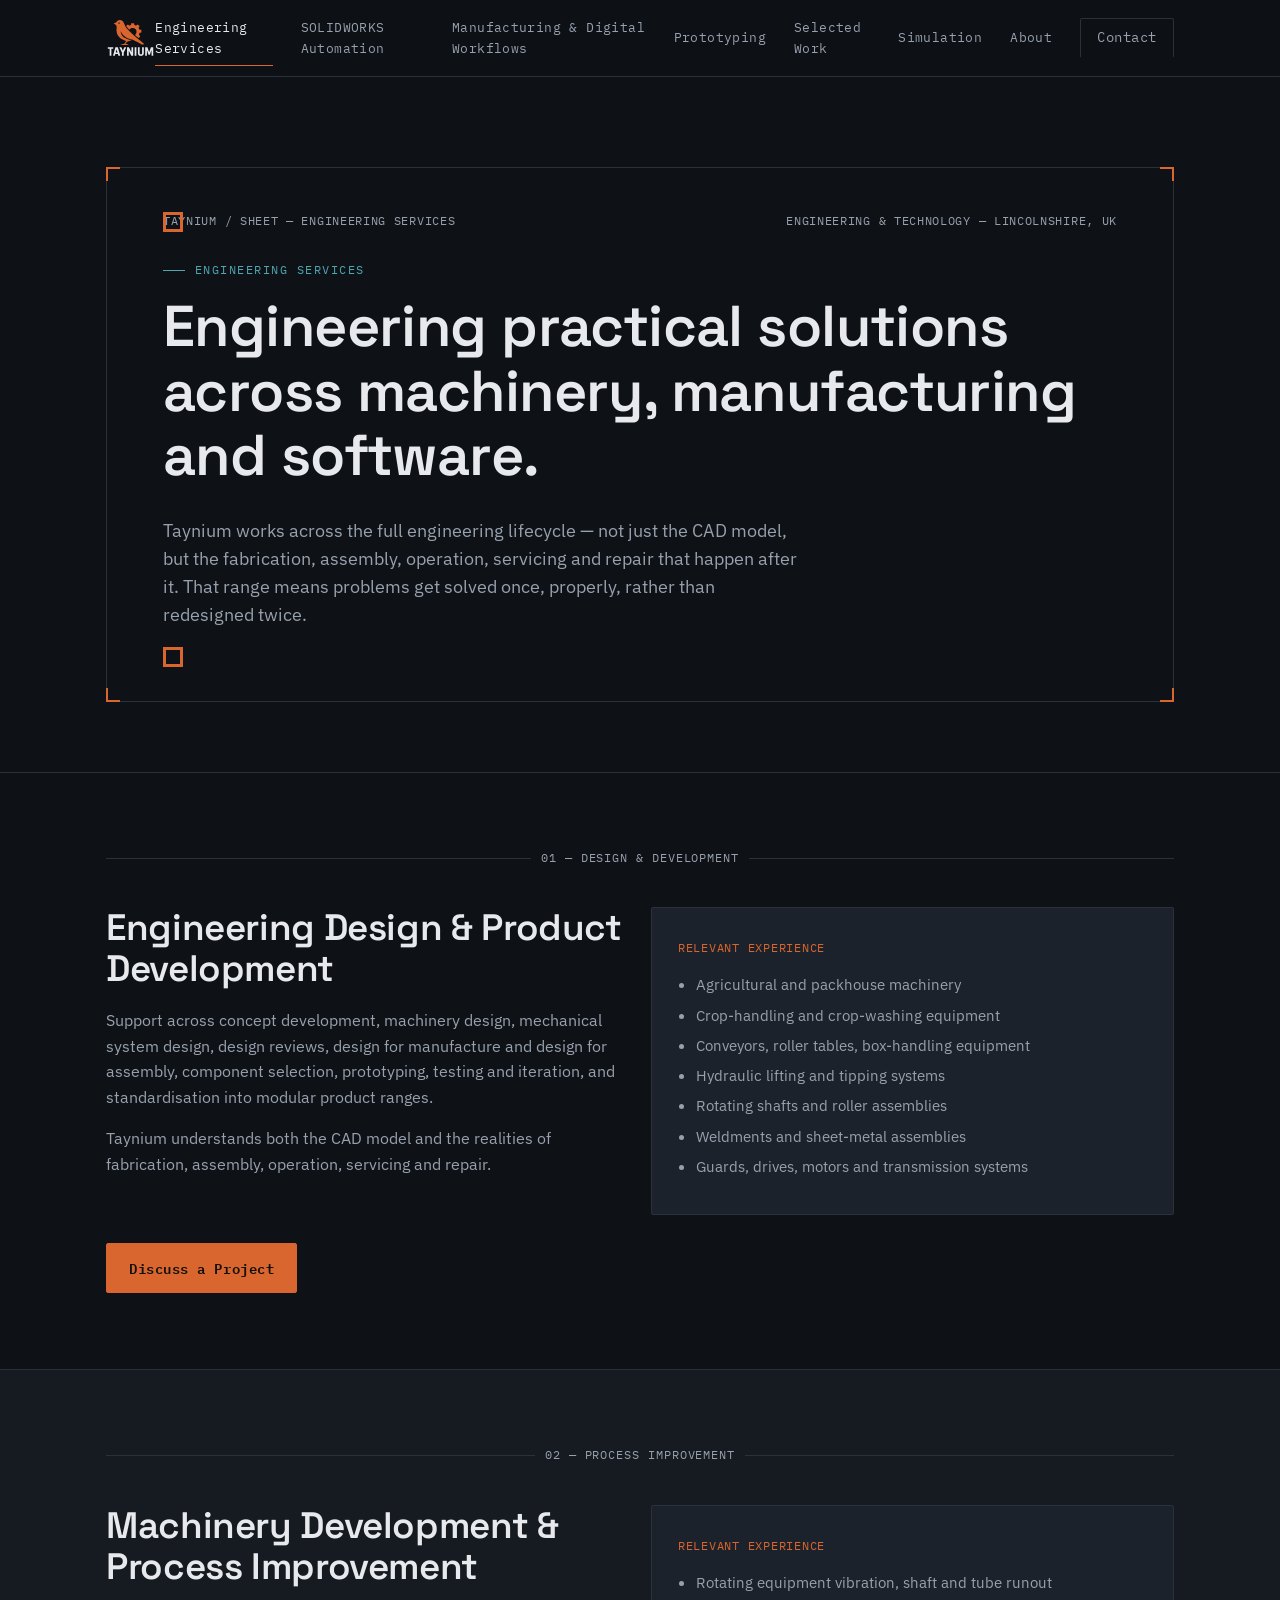
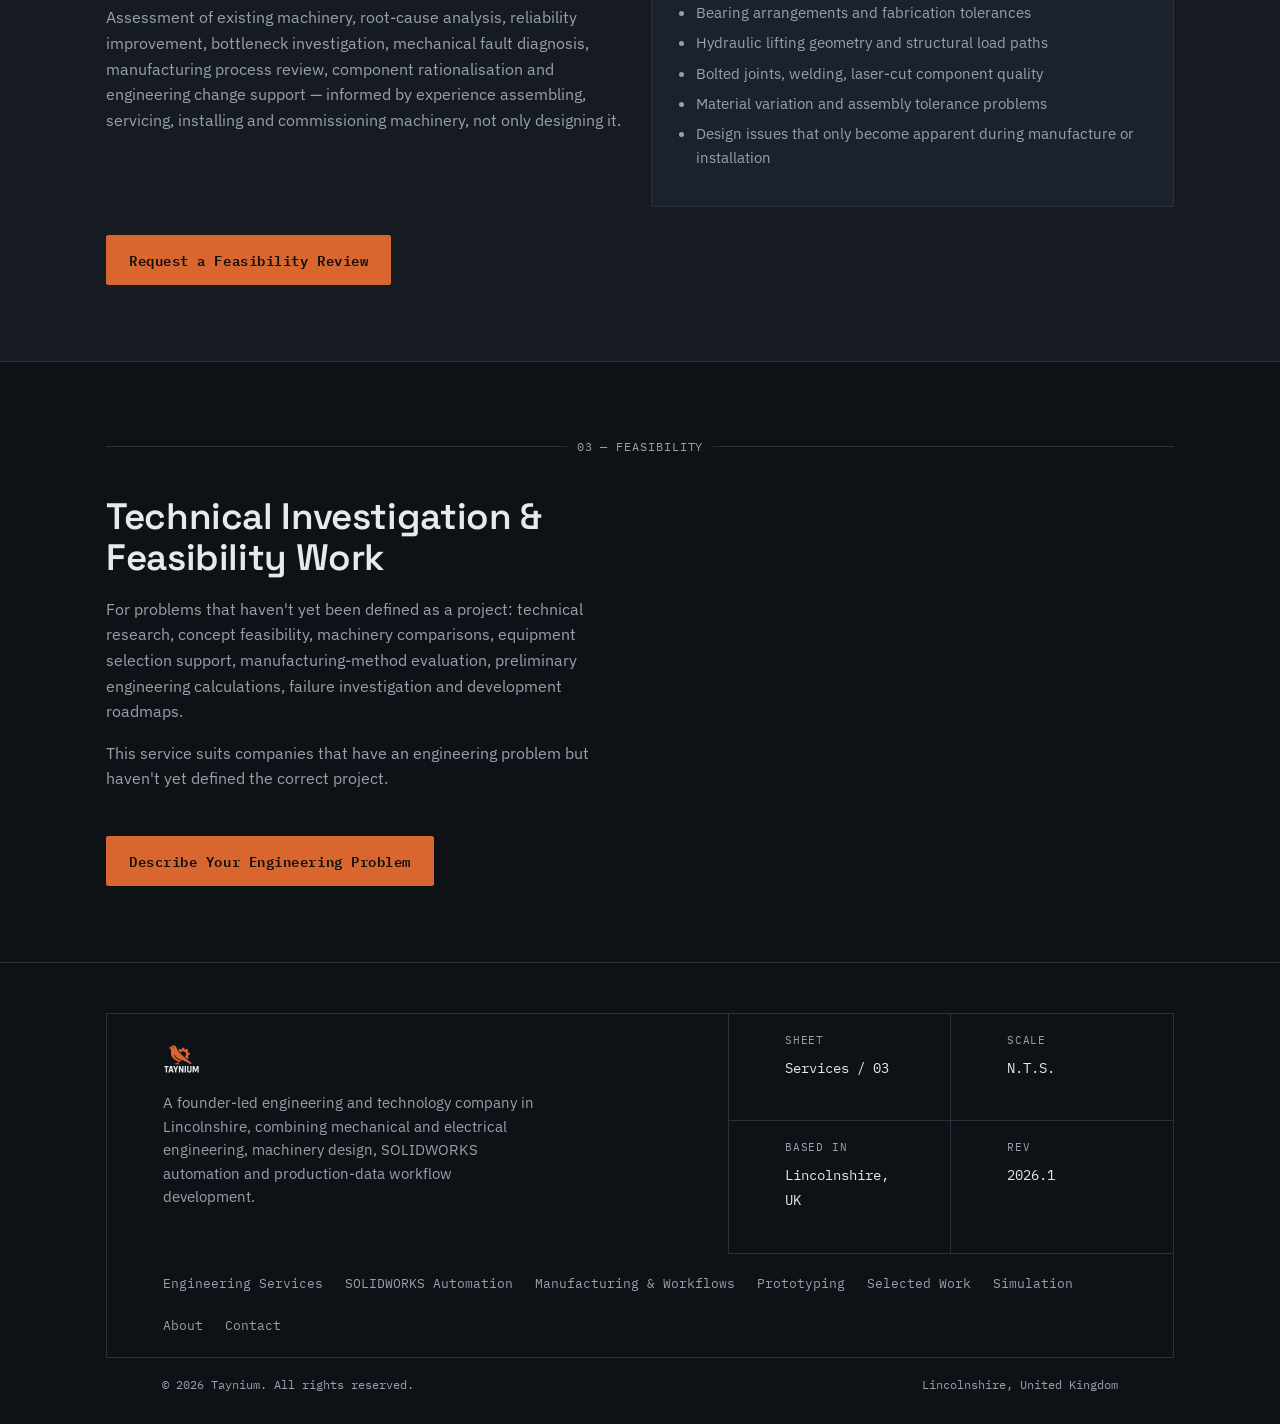
<file: engineering-services.html>
<!DOCTYPE html>
<html lang="en-GB">
<head>
<meta charset="UTF-8">
<meta name="viewport" content="width=device-width, initial-scale=1.0">
<title>Engineering Services — Taynium</title>
<meta name="description" content="Machinery design, process improvement and feasibility work from a founder-led engineering business in Lincolnshire.">
<link rel="preconnect" href="https://fonts.googleapis.com">
<link href="https://fonts.googleapis.com/css2?family=Space+Grotesk:wght@500;600;700&family=IBM+Plex+Sans:wght@400;500;600&family=IBM+Plex+Mono:wght@400;500&display=swap" rel="stylesheet">
<link rel="icon" type="image/svg+xml" href="images/logo-original.svg">
<link rel="stylesheet" href="css/style.css">
</head>
<body>

<header class="site-header">
  <div class="wrap header-inner">
    <a href="index.html" class="logo"><img src="images/logo-light.svg" alt="Taynium" class="logo-img"></a>
    <nav class="main-nav" aria-label="Primary">
      <a href="engineering-services.html" aria-current="page">Engineering Services</a>
      <a href="solidworks-automation.html">SOLIDWORKS Automation</a>
      <a href="manufacturing-workflows.html">Manufacturing &amp; Digital Workflows</a>
      <a href="product-development.html">Prototyping</a>
      <a href="selected-work.html">Selected Work</a>
      <a href="simulation.html">Simulation</a>
      <a href="about.html">About</a>
      <a href="contact.html" class="btn btn-secondary" style="padding:8px 16px;">Contact</a>
    </nav>
    <button class="nav-toggle" aria-expanded="false" aria-controls="mobile-nav">Menu</button>
  </div>
  <div class="mobile-nav" id="mobile-nav">
    <a href="engineering-services.html">Engineering Services</a>
    <a href="solidworks-automation.html">SOLIDWORKS Automation</a>
    <a href="manufacturing-workflows.html">Manufacturing &amp; Digital Workflows</a>
    <a href="product-development.html">Prototyping</a>
    <a href="selected-work.html">Selected Work</a>
    <a href="simulation.html">Simulation</a>
    <a href="about.html">About</a>
    <a href="contact.html">Contact</a>
  </div>
</header>

<main>

  <section class="hero">
    <div class="wrap">
      <div class="sheet-frame">
        <span class="tick-tl"></span><span class="tick-tr"></span><span class="tick-bl"></span><span class="tick-br"></span>
        <div class="sheet-meta">
          <span>TAYNIUM / SHEET — ENGINEERING SERVICES</span>
          <span>ENGINEERING &amp; TECHNOLOGY — LINCOLNSHIRE, UK</span>
        </div>
        <div class="eyebrow">Engineering Services</div>
        <h1>Engineering practical solutions across machinery, manufacturing and software.</h1>
        <p class="hero-lead">Taynium works across the full engineering lifecycle — not just the CAD model, but the fabrication, assembly, operation, servicing and repair that happen after it. That range means problems get solved once, properly, rather than redesigned twice.</p>
      </div>
    </div>
  </section>

  <section>
    <div class="wrap">
      <div class="dim-divider">01 — DESIGN &amp; DEVELOPMENT</div>
      <div class="grid grid-2">
        <div>
          <h2>Engineering Design &amp; Product Development</h2>
          <p style="color:var(--ink-muted)">Support across concept development, machinery design, mechanical system design, design reviews, design for manufacture and design for assembly, component selection, prototyping, testing and iteration, and standardisation into modular product ranges.</p>
          <p style="color:var(--ink-muted)">Taynium understands both the CAD model and the realities of fabrication, assembly, operation, servicing and repair.</p>
        </div>
        <div class="card">
          <span class="num">RELEVANT EXPERIENCE</span>
          <ul>
            <li>Agricultural and packhouse machinery</li>
            <li>Crop-handling and crop-washing equipment</li>
            <li>Conveyors, roller tables, box-handling equipment</li>
            <li>Hydraulic lifting and tipping systems</li>
            <li>Rotating shafts and roller assemblies</li>
            <li>Weldments and sheet-metal assemblies</li>
            <li>Guards, drives, motors and transmission systems</li>
          </ul>
        </div>
      </div>
      <div class="cta-row"><a href="contact.html" class="btn btn-primary">Discuss a Project</a></div>
    </div>
  </section>

  <section class="section-alt">
    <div class="wrap">
      <div class="dim-divider">02 — PROCESS IMPROVEMENT</div>
      <div class="grid grid-2">
        <div>
          <h2>Machinery Development &amp; Process Improvement</h2>
          <p style="color:var(--ink-muted)">Assessment of existing machinery, root-cause analysis, reliability improvement, bottleneck investigation, mechanical fault diagnosis, manufacturing process review, component rationalisation and engineering change support — informed by experience assembling, servicing, installing and commissioning machinery, not only designing it.</p>
        </div>
        <div class="card">
          <span class="num">RELEVANT EXPERIENCE</span>
          <ul>
            <li>Rotating equipment vibration, shaft and tube runout</li>
            <li>Bearing arrangements and fabrication tolerances</li>
            <li>Hydraulic lifting geometry and structural load paths</li>
            <li>Bolted joints, welding, laser-cut component quality</li>
            <li>Material variation and assembly tolerance problems</li>
            <li>Design issues that only become apparent during manufacture or installation</li>
          </ul>
        </div>
      </div>
      <div class="cta-row"><a href="contact.html" class="btn btn-primary">Request a Feasibility Review</a></div>
    </div>
  </section>

  <section>
    <div class="wrap">
      <div class="dim-divider">03 — FEASIBILITY</div>
      <div class="grid grid-2">
        <div>
          <h2>Technical Investigation &amp; Feasibility Work</h2>
          <p style="color:var(--ink-muted)">For problems that haven't yet been defined as a project: technical research, concept feasibility, machinery comparisons, equipment selection support, manufacturing-method evaluation, preliminary engineering calculations, failure investigation and development roadmaps.</p>
          <p style="color:var(--ink-muted)">This service suits companies that have an engineering problem but haven't yet defined the correct project.</p>
        </div>
      </div>
      <div class="cta-row"><a href="contact.html" class="btn btn-primary">Describe Your Engineering Problem</a></div>
    </div>
  </section>

</main>

<footer class="site-footer">
  <div class="wrap">
    <div class="title-block">
      <div class="title-block-top">
        <div class="title-block-brand">
          <div class="logo" style="margin-bottom:10px; display:inline-block;"><img src="images/logo-light.svg" alt="Taynium" class="logo-img" style="height:30px;"></div>
          <p>A founder-led engineering and technology company in Lincolnshire, combining mechanical and electrical engineering, machinery design, SOLIDWORKS automation and production-data workflow development.</p>
        </div>
        <div class="title-block-fields">
          <div class="tb-field"><span class="tb-label">Sheet</span><span class="tb-value">Services / 03</span></div>
          <div class="tb-field"><span class="tb-label">Scale</span><span class="tb-value">N.T.S.</span></div>
          <div class="tb-field"><span class="tb-label">Based in</span><span class="tb-value">Lincolnshire, UK</span></div>
          <div class="tb-field"><span class="tb-label">Rev</span><span class="tb-value">2026.1</span></div>
        </div>
      </div>
      <div class="footer-links">
        <a href="engineering-services.html">Engineering Services</a>
        <a href="solidworks-automation.html">SOLIDWORKS Automation</a>
        <a href="manufacturing-workflows.html">Manufacturing &amp; Workflows</a>
        <a href="product-development.html">Prototyping</a>
        <a href="selected-work.html">Selected Work</a>
        <a href="simulation.html">Simulation</a>
        <a href="about.html">About</a>
        <a href="contact.html">Contact</a>
      </div>
    </div>
    <div class="footer-bottom">
      <span>© 2026 Taynium. All rights reserved.</span>
      <span>Lincolnshire, United Kingdom</span>
    </div>
  </div>
</footer>

<script src="js/main.js"></script>
</body>
</html>
</file>
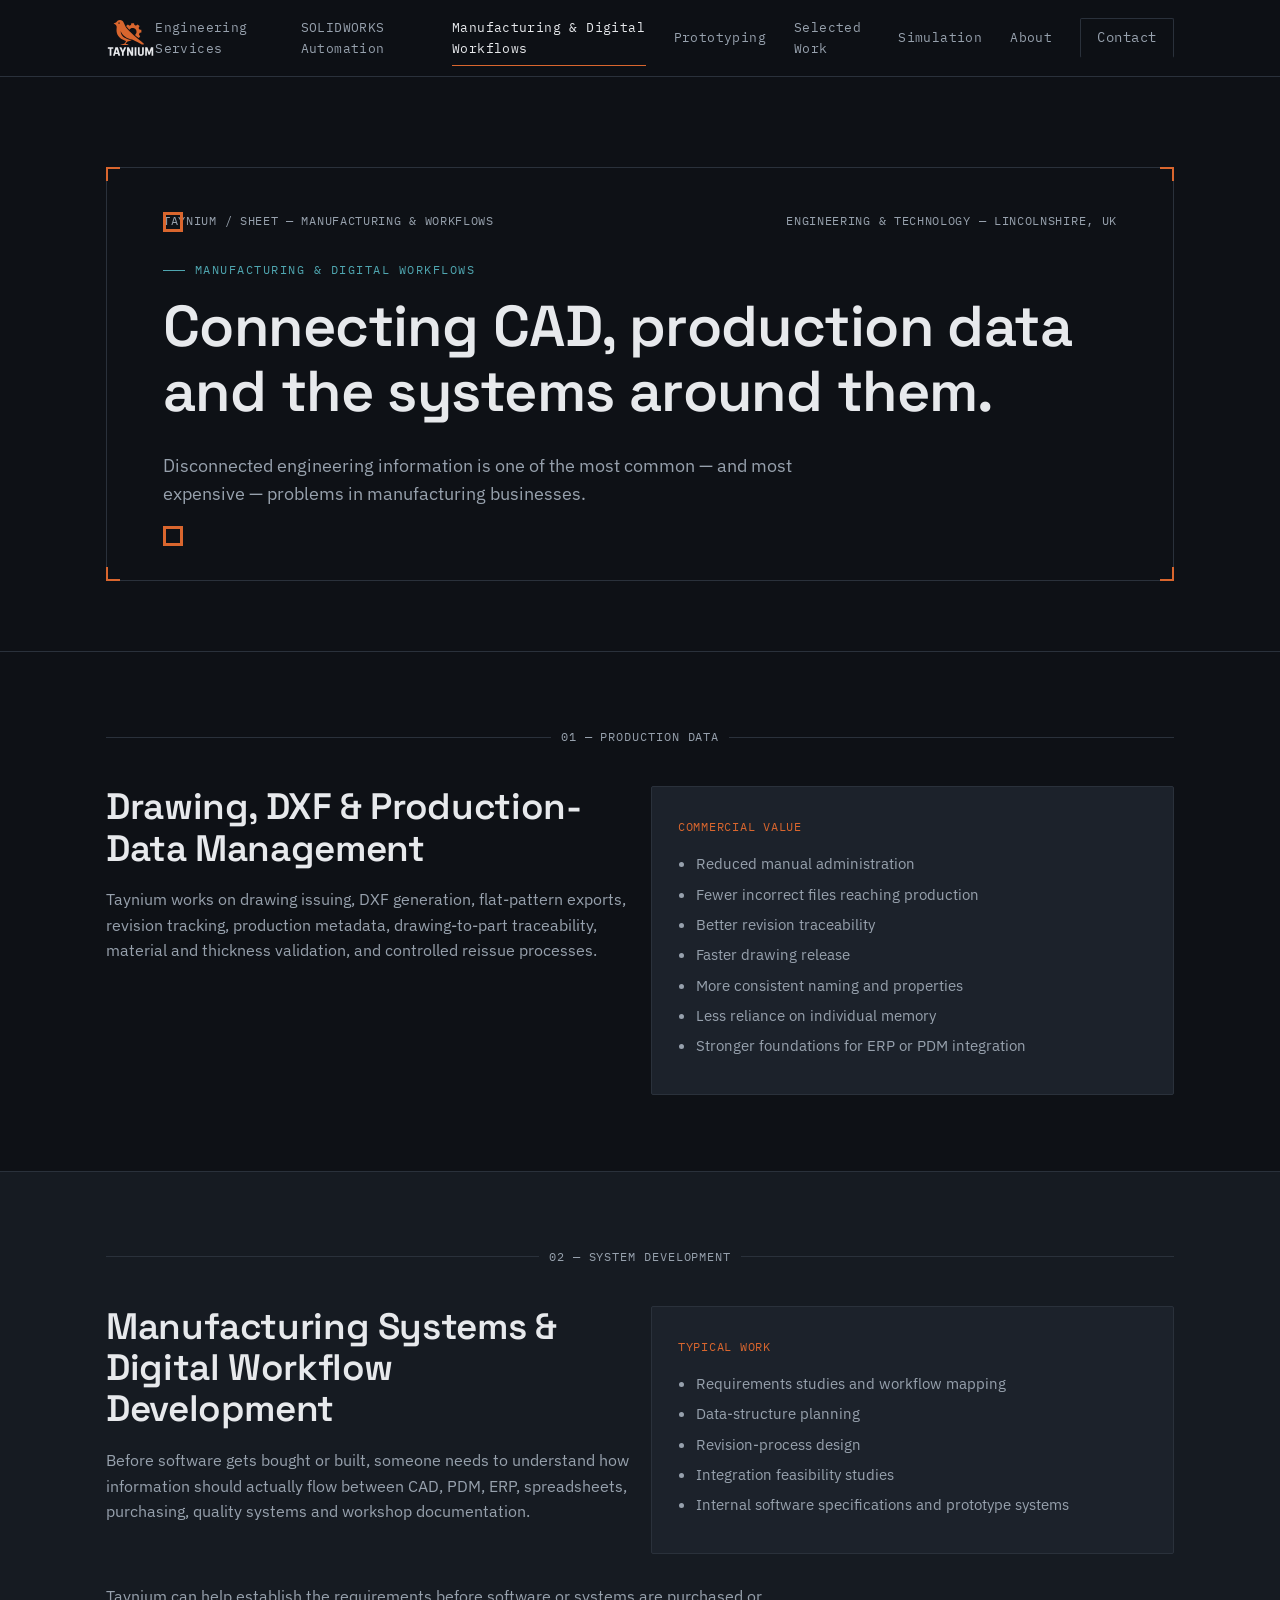
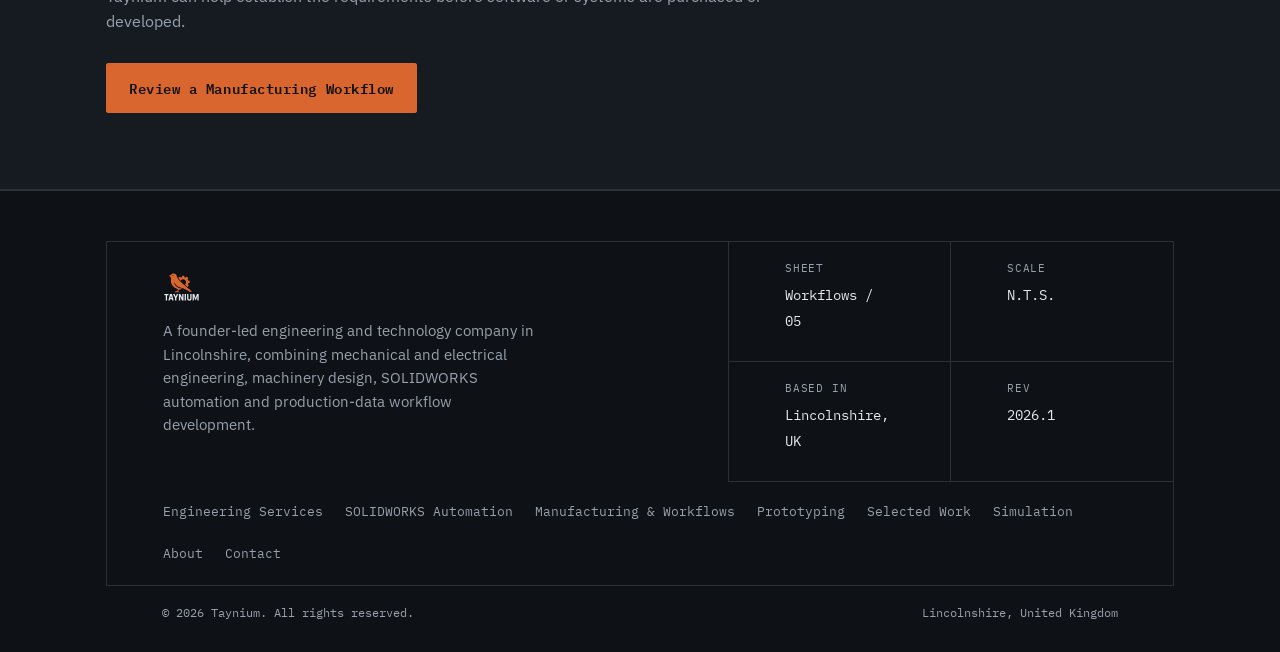
<file: manufacturing-workflows.html>
<!DOCTYPE html>
<html lang="en-GB">
<head>
<meta charset="UTF-8">
<meta name="viewport" content="width=device-width, initial-scale=1.0">
<title>Manufacturing &amp; Digital Workflow Development — Taynium</title>
<meta name="description" content="Drawing, DXF and production-data management, and workflow development connecting CAD, PDM and ERP systems.">
<link rel="preconnect" href="https://fonts.googleapis.com">
<link href="https://fonts.googleapis.com/css2?family=Space+Grotesk:wght@500;600;700&family=IBM+Plex+Sans:wght@400;500;600&family=IBM+Plex+Mono:wght@400;500&display=swap" rel="stylesheet">
<link rel="icon" type="image/svg+xml" href="images/logo-original.svg">
<link rel="stylesheet" href="css/style.css">
</head>
<body>

<header class="site-header">
  <div class="wrap header-inner">
    <a href="index.html" class="logo"><img src="images/logo-light.svg" alt="Taynium" class="logo-img"></a>
    <nav class="main-nav" aria-label="Primary">
      <a href="engineering-services.html">Engineering Services</a>
      <a href="solidworks-automation.html">SOLIDWORKS Automation</a>
      <a href="manufacturing-workflows.html" aria-current="page">Manufacturing &amp; Digital Workflows</a>
      <a href="product-development.html">Prototyping</a>
      <a href="selected-work.html">Selected Work</a>
      <a href="simulation.html">Simulation</a>
      <a href="about.html">About</a>
      <a href="contact.html" class="btn btn-secondary" style="padding:8px 16px;">Contact</a>
    </nav>
    <button class="nav-toggle" aria-expanded="false" aria-controls="mobile-nav">Menu</button>
  </div>
  <div class="mobile-nav" id="mobile-nav">
    <a href="engineering-services.html">Engineering Services</a>
    <a href="solidworks-automation.html">SOLIDWORKS Automation</a>
    <a href="manufacturing-workflows.html">Manufacturing &amp; Digital Workflows</a>
    <a href="product-development.html">Prototyping</a>
    <a href="selected-work.html">Selected Work</a>
    <a href="simulation.html">Simulation</a>
    <a href="about.html">About</a>
    <a href="contact.html">Contact</a>
  </div>
</header>

<main>

  <section class="hero">
    <div class="wrap">
      <div class="sheet-frame">
        <span class="tick-tl"></span><span class="tick-tr"></span><span class="tick-bl"></span><span class="tick-br"></span>
        <div class="sheet-meta">
          <span>TAYNIUM / SHEET — MANUFACTURING &amp; WORKFLOWS</span>
          <span>ENGINEERING &amp; TECHNOLOGY — LINCOLNSHIRE, UK</span>
        </div>
        <div class="eyebrow">Manufacturing &amp; Digital Workflows</div>
        <h1>Connecting CAD, production data and the systems around them.</h1>
        <p class="hero-lead">Disconnected engineering information is one of the most common — and most expensive — problems in manufacturing businesses.</p>
      </div>
    </div>
  </section>

  <section>
    <div class="wrap">
      <div class="dim-divider">01 — PRODUCTION DATA</div>
      <div class="grid grid-2">
        <div>
          <h2>Drawing, DXF &amp; Production-Data Management</h2>
          <p style="color:var(--ink-muted)">Taynium works on drawing issuing, DXF generation, flat-pattern exports, revision tracking, production metadata, drawing-to-part traceability, material and thickness validation, and controlled reissue processes.</p>
        </div>
        <div class="card">
          <span class="num">COMMERCIAL VALUE</span>
          <ul>
            <li>Reduced manual administration</li>
            <li>Fewer incorrect files reaching production</li>
            <li>Better revision traceability</li>
            <li>Faster drawing release</li>
            <li>More consistent naming and properties</li>
            <li>Less reliance on individual memory</li>
            <li>Stronger foundations for ERP or PDM integration</li>
          </ul>
        </div>
      </div>
    </div>
  </section>

  <section class="section-alt">
    <div class="wrap">
      <div class="dim-divider">02 — SYSTEM DEVELOPMENT</div>
      <div class="grid grid-2">
        <div>
          <h2>Manufacturing Systems &amp; Digital Workflow Development</h2>
          <p style="color:var(--ink-muted)">Before software gets bought or built, someone needs to understand how information should actually flow between CAD, PDM, ERP, spreadsheets, purchasing, quality systems and workshop documentation.</p>
        </div>
        <div class="card">
          <span class="num">TYPICAL WORK</span>
          <ul>
            <li>Requirements studies and workflow mapping</li>
            <li>Data-structure planning</li>
            <li>Revision-process design</li>
            <li>Integration feasibility studies</li>
            <li>Internal software specifications and prototype systems</li>
          </ul>
        </div>
      </div>
      <p style="margin-top:30px; color:var(--ink-muted); max-width:720px;">Taynium can help establish the requirements before software or systems are purchased or developed.</p>
      <div class="cta-row"><a href="contact.html" class="btn btn-primary">Review a Manufacturing Workflow</a></div>
    </div>
  </section>

</main>

<footer class="site-footer">
  <div class="wrap">
    <div class="title-block">
      <div class="title-block-top">
        <div class="title-block-brand">
          <div class="logo" style="margin-bottom:10px; display:inline-block;"><img src="images/logo-light.svg" alt="Taynium" class="logo-img" style="height:30px;"></div>
          <p>A founder-led engineering and technology company in Lincolnshire, combining mechanical and electrical engineering, machinery design, SOLIDWORKS automation and production-data workflow development.</p>
        </div>
        <div class="title-block-fields">
          <div class="tb-field"><span class="tb-label">Sheet</span><span class="tb-value">Workflows / 05</span></div>
          <div class="tb-field"><span class="tb-label">Scale</span><span class="tb-value">N.T.S.</span></div>
          <div class="tb-field"><span class="tb-label">Based in</span><span class="tb-value">Lincolnshire, UK</span></div>
          <div class="tb-field"><span class="tb-label">Rev</span><span class="tb-value">2026.1</span></div>
        </div>
      </div>
      <div class="footer-links">
        <a href="engineering-services.html">Engineering Services</a>
        <a href="solidworks-automation.html">SOLIDWORKS Automation</a>
        <a href="manufacturing-workflows.html">Manufacturing &amp; Workflows</a>
        <a href="product-development.html">Prototyping</a>
        <a href="selected-work.html">Selected Work</a>
        <a href="simulation.html">Simulation</a>
        <a href="about.html">About</a>
        <a href="contact.html">Contact</a>
      </div>
    </div>
    <div class="footer-bottom">
      <span>© 2026 Taynium. All rights reserved.</span>
      <span>Lincolnshire, United Kingdom</span>
    </div>
  </div>
</footer>

<script src="js/main.js"></script>
</body>
</html>
</file>
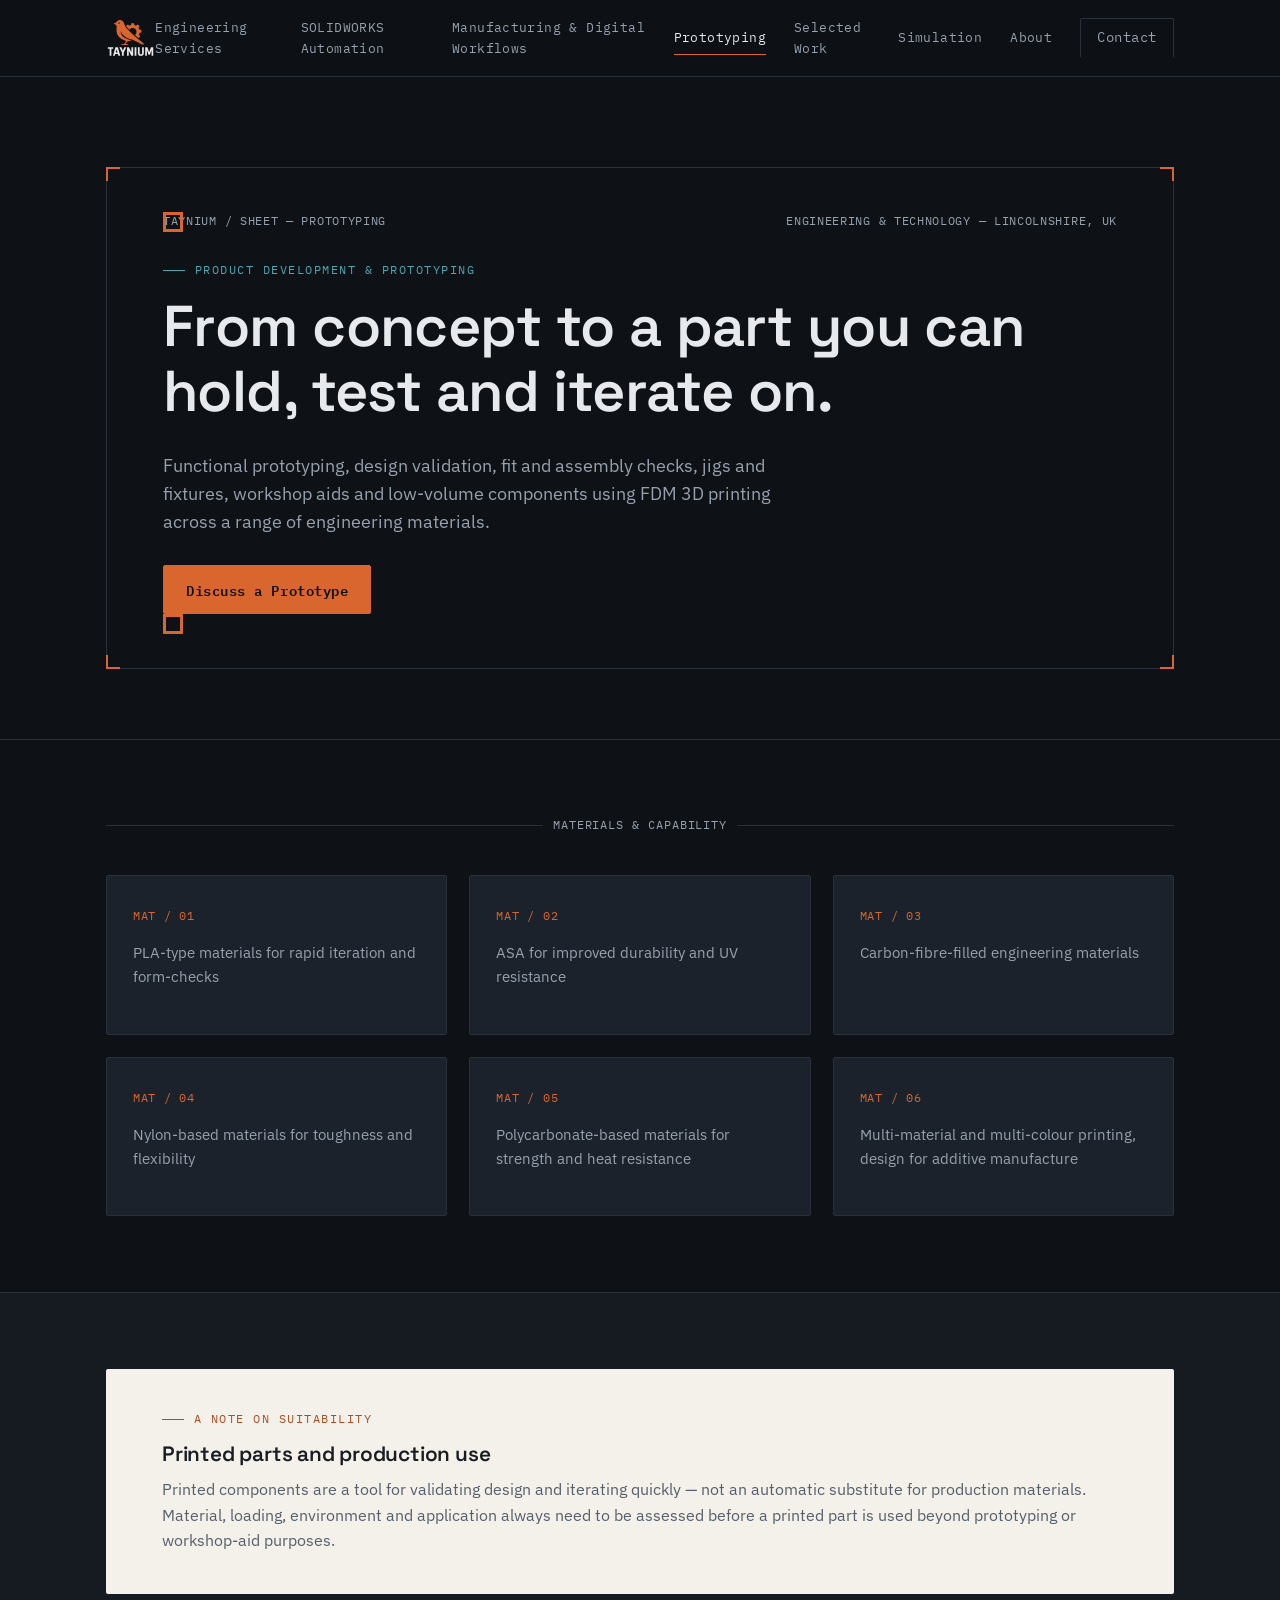
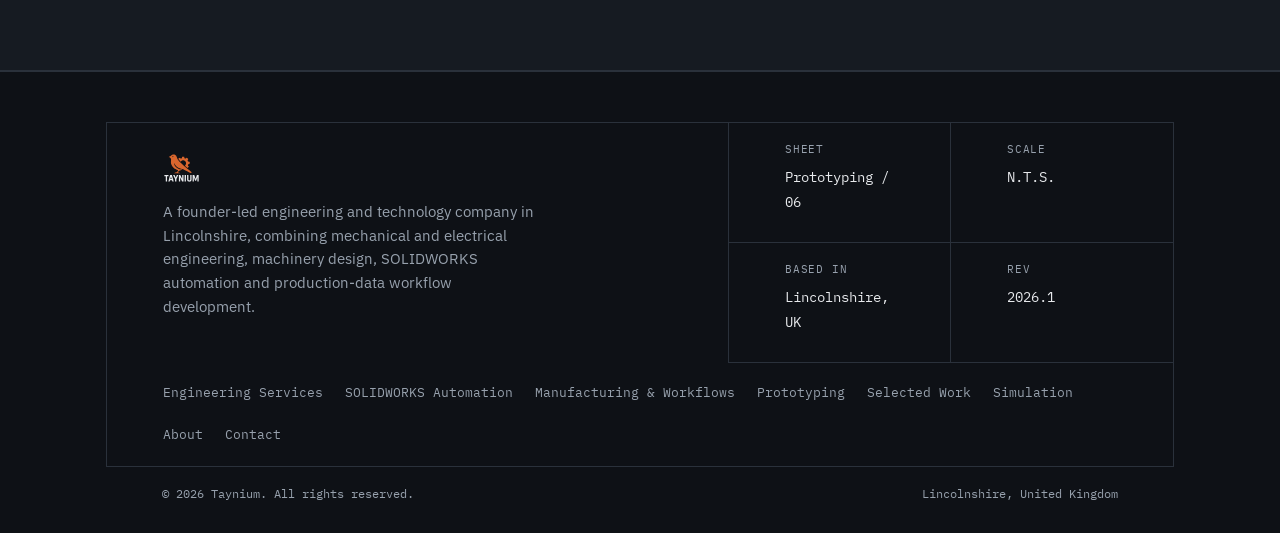
<file: product-development.html>
<!DOCTYPE html>
<html lang="en-GB">
<head>
<meta charset="UTF-8">
<meta name="viewport" content="width=device-width, initial-scale=1.0">
<title>Product Development &amp; Prototyping — Taynium</title>
<meta name="description" content="Functional prototyping and 3D printing for design validation, jigs, fixtures and product development.">
<link rel="preconnect" href="https://fonts.googleapis.com">
<link href="https://fonts.googleapis.com/css2?family=Space+Grotesk:wght@500;600;700&family=IBM+Plex+Sans:wght@400;500;600&family=IBM+Plex+Mono:wght@400;500&display=swap" rel="stylesheet">
<link rel="icon" type="image/svg+xml" href="images/logo-original.svg">
<link rel="stylesheet" href="css/style.css">
</head>
<body>

<header class="site-header">
  <div class="wrap header-inner">
    <a href="index.html" class="logo"><img src="images/logo-light.svg" alt="Taynium" class="logo-img"></a>
    <nav class="main-nav" aria-label="Primary">
      <a href="engineering-services.html">Engineering Services</a>
      <a href="solidworks-automation.html">SOLIDWORKS Automation</a>
      <a href="manufacturing-workflows.html">Manufacturing &amp; Digital Workflows</a>
      <a href="product-development.html" aria-current="page">Prototyping</a>
      <a href="selected-work.html">Selected Work</a>
      <a href="simulation.html">Simulation</a>
      <a href="about.html">About</a>
      <a href="contact.html" class="btn btn-secondary" style="padding:8px 16px;">Contact</a>
    </nav>
    <button class="nav-toggle" aria-expanded="false" aria-controls="mobile-nav">Menu</button>
  </div>
  <div class="mobile-nav" id="mobile-nav">
    <a href="engineering-services.html">Engineering Services</a>
    <a href="solidworks-automation.html">SOLIDWORKS Automation</a>
    <a href="manufacturing-workflows.html">Manufacturing &amp; Digital Workflows</a>
    <a href="product-development.html">Prototyping</a>
    <a href="selected-work.html">Selected Work</a>
    <a href="simulation.html">Simulation</a>
    <a href="about.html">About</a>
    <a href="contact.html">Contact</a>
  </div>
</header>

<main>

  <section class="hero">
    <div class="wrap">
      <div class="sheet-frame">
        <span class="tick-tl"></span><span class="tick-tr"></span><span class="tick-bl"></span><span class="tick-br"></span>
        <div class="sheet-meta">
          <span>TAYNIUM / SHEET — PROTOTYPING</span>
          <span>ENGINEERING &amp; TECHNOLOGY — LINCOLNSHIRE, UK</span>
        </div>
        <div class="eyebrow">Product Development &amp; Prototyping</div>
        <h1>From concept to a part you can hold, test and iterate on.</h1>
        <p class="hero-lead">Functional prototyping, design validation, fit and assembly checks, jigs and fixtures, workshop aids and low-volume components using FDM 3D printing across a range of engineering materials.</p>
        <div class="cta-row"><a href="contact.html" class="btn btn-primary">Discuss a Prototype</a></div>
      </div>
    </div>
  </section>

  <section>
    <div class="wrap">
      <div class="dim-divider">MATERIALS &amp; CAPABILITY</div>
      <div class="grid grid-3">
        <div class="card"><span class="num">MAT / 01</span><p>PLA-type materials for rapid iteration and form-checks</p></div>
        <div class="card"><span class="num">MAT / 02</span><p>ASA for improved durability and UV resistance</p></div>
        <div class="card"><span class="num">MAT / 03</span><p>Carbon-fibre-filled engineering materials</p></div>
        <div class="card"><span class="num">MAT / 04</span><p>Nylon-based materials for toughness and flexibility</p></div>
        <div class="card"><span class="num">MAT / 05</span><p>Polycarbonate-based materials for strength and heat resistance</p></div>
        <div class="card"><span class="num">MAT / 06</span><p>Multi-material and multi-colour printing, design for additive manufacture</p></div>
      </div>
    </div>
  </section>

  <section class="section-alt">
    <div class="wrap">
      <div class="paper">
        <div class="eyebrow">A note on suitability</div>
        <h3>Printed parts and production use</h3>
        <p style="margin-bottom:0;">Printed components are a tool for validating design and iterating quickly — not an automatic substitute for production materials. Material, loading, environment and application always need to be assessed before a printed part is used beyond prototyping or workshop-aid purposes.</p>
      </div>
    </div>
  </section>

</main>

<footer class="site-footer">
  <div class="wrap">
    <div class="title-block">
      <div class="title-block-top">
        <div class="title-block-brand">
          <div class="logo" style="margin-bottom:10px; display:inline-block;"><img src="images/logo-light.svg" alt="Taynium" class="logo-img" style="height:30px;"></div>
          <p>A founder-led engineering and technology company in Lincolnshire, combining mechanical and electrical engineering, machinery design, SOLIDWORKS automation and production-data workflow development.</p>
        </div>
        <div class="title-block-fields">
          <div class="tb-field"><span class="tb-label">Sheet</span><span class="tb-value">Prototyping / 06</span></div>
          <div class="tb-field"><span class="tb-label">Scale</span><span class="tb-value">N.T.S.</span></div>
          <div class="tb-field"><span class="tb-label">Based in</span><span class="tb-value">Lincolnshire, UK</span></div>
          <div class="tb-field"><span class="tb-label">Rev</span><span class="tb-value">2026.1</span></div>
        </div>
      </div>
      <div class="footer-links">
        <a href="engineering-services.html">Engineering Services</a>
        <a href="solidworks-automation.html">SOLIDWORKS Automation</a>
        <a href="manufacturing-workflows.html">Manufacturing &amp; Workflows</a>
        <a href="product-development.html">Prototyping</a>
        <a href="selected-work.html">Selected Work</a>
        <a href="simulation.html">Simulation</a>
        <a href="about.html">About</a>
        <a href="contact.html">Contact</a>
      </div>
    </div>
    <div class="footer-bottom">
      <span>© 2026 Taynium. All rights reserved.</span>
      <span>Lincolnshire, United Kingdom</span>
    </div>
  </div>
</footer>

<script src="js/main.js"></script>
</body>
</html>
</file>
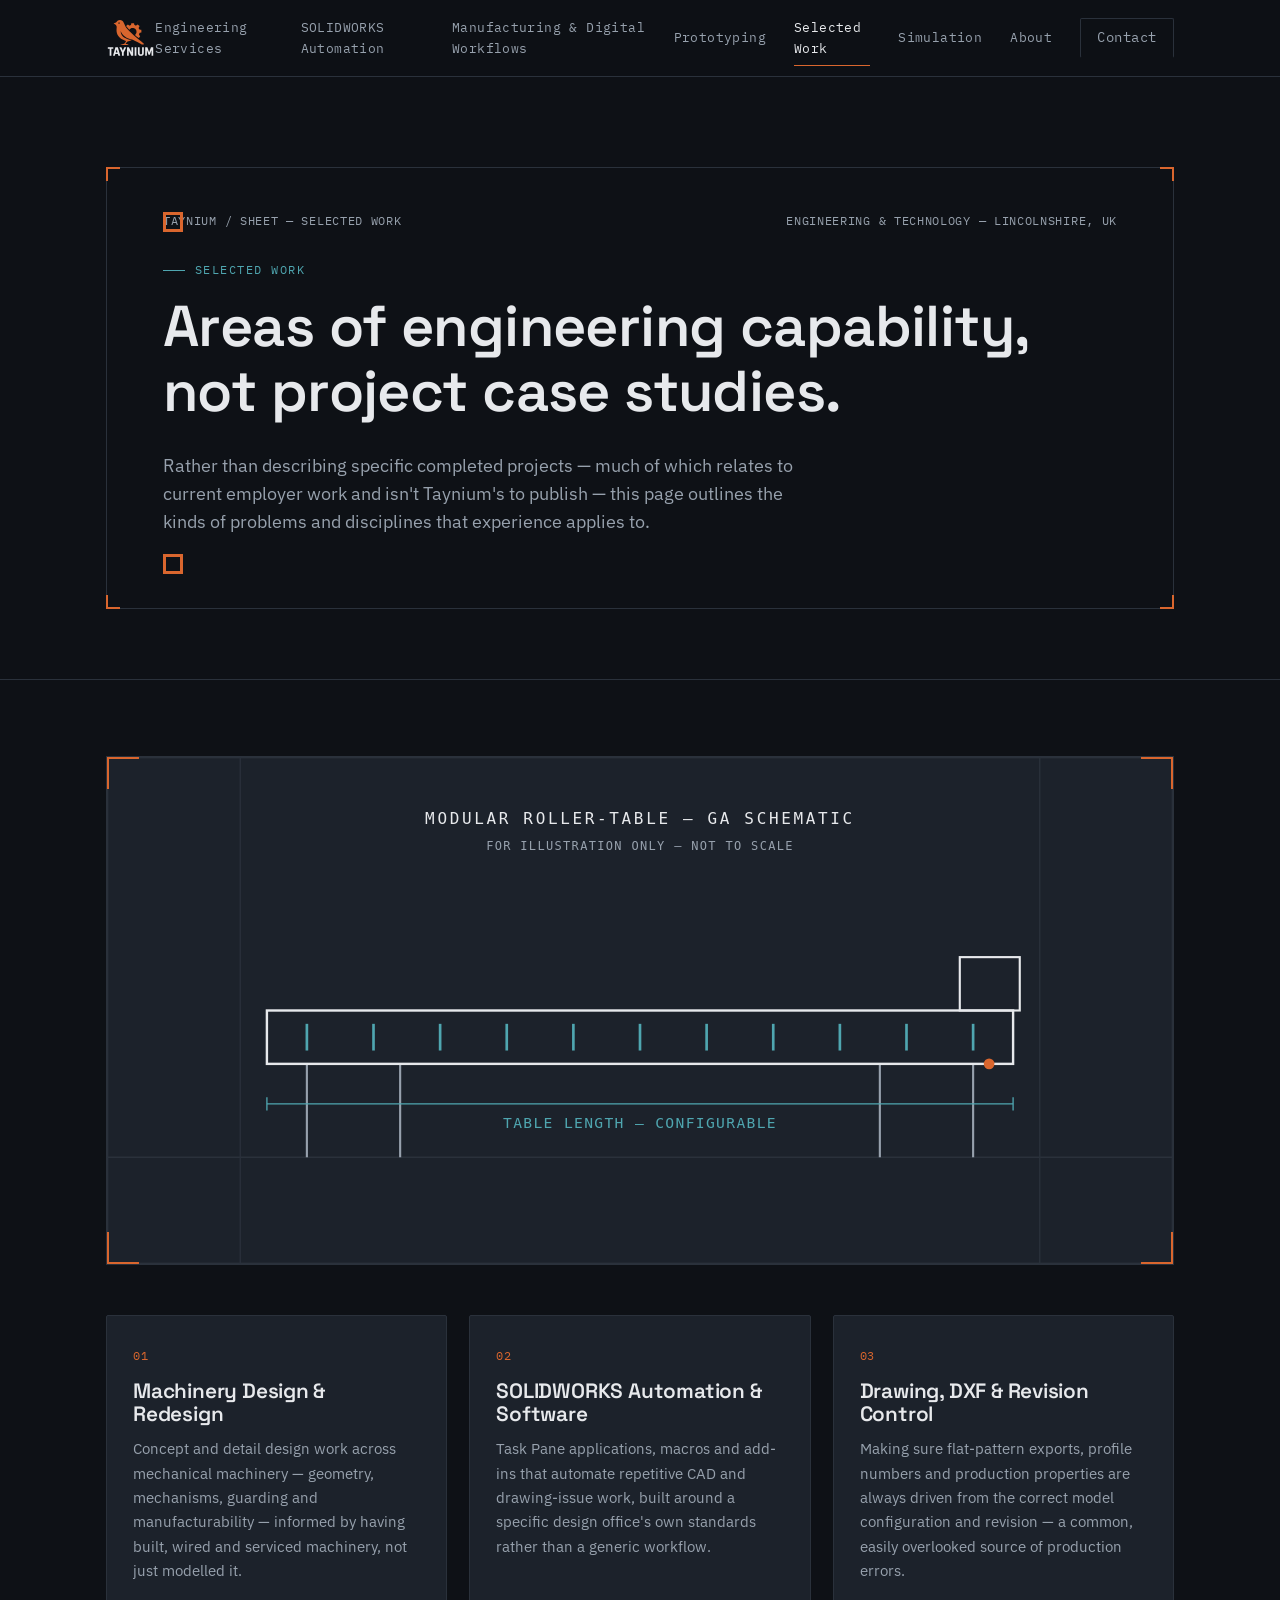
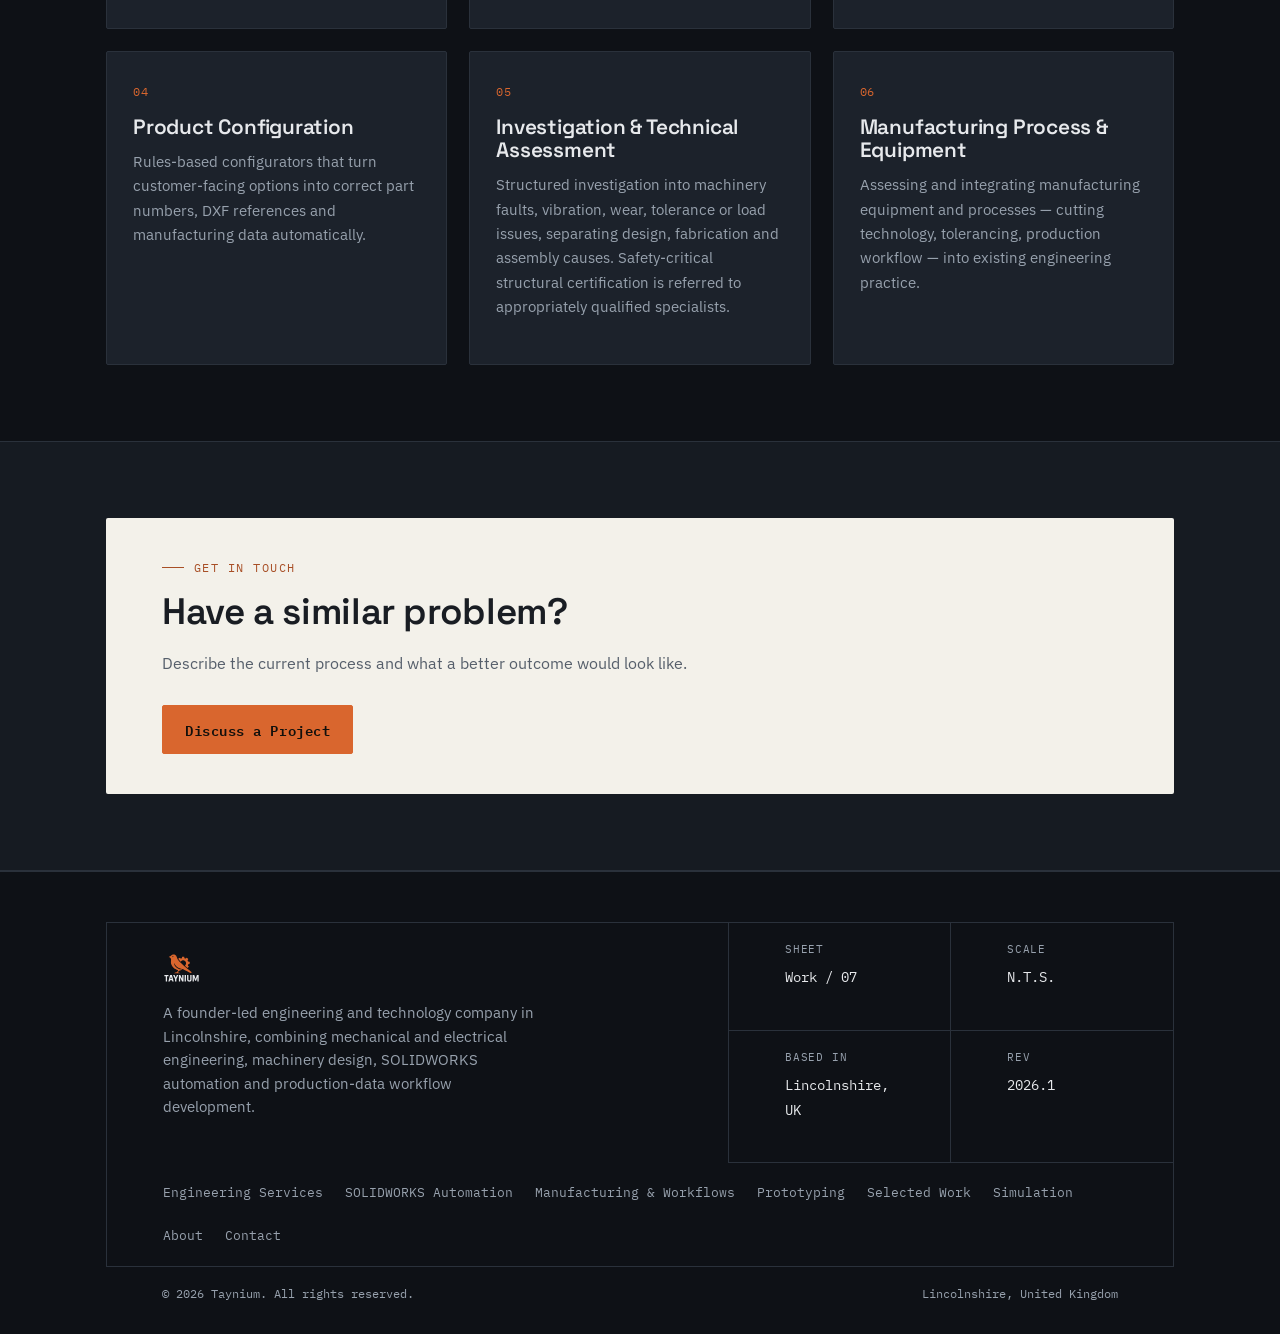
<file: selected-work.html>
<!DOCTYPE html>
<html lang="en-GB">
<head>
<meta charset="UTF-8">
<meta name="viewport" content="width=device-width, initial-scale=1.0">
<title>Selected Work — Taynium</title>
<meta name="description" content="Anonymised project examples across machinery design, SOLIDWORKS automation and manufacturing workflow development.">
<link rel="preconnect" href="https://fonts.googleapis.com">
<link href="https://fonts.googleapis.com/css2?family=Space+Grotesk:wght@500;600;700&family=IBM+Plex+Sans:wght@400;500;600&family=IBM+Plex+Mono:wght@400;500&display=swap" rel="stylesheet">
<link rel="icon" type="image/svg+xml" href="images/logo-original.svg">
<link rel="stylesheet" href="css/style.css">
</head>
<body>

<header class="site-header">
  <div class="wrap header-inner">
    <a href="index.html" class="logo"><img src="images/logo-light.svg" alt="Taynium" class="logo-img"></a>
    <nav class="main-nav" aria-label="Primary">
      <a href="engineering-services.html">Engineering Services</a>
      <a href="solidworks-automation.html">SOLIDWORKS Automation</a>
      <a href="manufacturing-workflows.html">Manufacturing &amp; Digital Workflows</a>
      <a href="product-development.html">Prototyping</a>
      <a href="selected-work.html" aria-current="page">Selected Work</a>
      <a href="simulation.html">Simulation</a>
      <a href="about.html">About</a>
      <a href="contact.html" class="btn btn-secondary" style="padding:8px 16px;">Contact</a>
    </nav>
    <button class="nav-toggle" aria-expanded="false" aria-controls="mobile-nav">Menu</button>
  </div>
  <div class="mobile-nav" id="mobile-nav">
    <a href="engineering-services.html">Engineering Services</a>
    <a href="solidworks-automation.html">SOLIDWORKS Automation</a>
    <a href="manufacturing-workflows.html">Manufacturing &amp; Digital Workflows</a>
    <a href="product-development.html">Prototyping</a>
    <a href="selected-work.html">Selected Work</a>
    <a href="simulation.html">Simulation</a>
    <a href="about.html">About</a>
    <a href="contact.html">Contact</a>
  </div>
</header>

<main>

  <section class="hero">
    <div class="wrap">
      <div class="sheet-frame">
        <span class="tick-tl"></span><span class="tick-tr"></span><span class="tick-bl"></span><span class="tick-br"></span>
        <div class="sheet-meta">
          <span>TAYNIUM / SHEET — SELECTED WORK</span>
          <span>ENGINEERING &amp; TECHNOLOGY — LINCOLNSHIRE, UK</span>
        </div>
        <div class="eyebrow">Selected Work</div>
        <h1>Areas of engineering capability, not project case studies.</h1>
        <p class="hero-lead">Rather than describing specific completed projects — much of which relates to current employer work and isn't Taynium's to publish — this page outlines the kinds of problems and disciplines that experience applies to.</p>
      </div>
    </div>
  </section>

  <section>
    <div class="wrap">
      <div style="margin-bottom:50px; border:1px solid var(--line);">
        <img src="images/machine-schematic.svg" alt="Technical schematic drawing of a modular roller-table machine with dimension lines" style="width:100%; display:block;">
      </div>

      <div class="grid grid-3">
        <div class="card">
          <span class="num">01</span>
          <h3>Machinery Design &amp; Redesign</h3>
          <p>Concept and detail design work across mechanical machinery — geometry, mechanisms, guarding and manufacturability — informed by having built, wired and serviced machinery, not just modelled it.</p>
        </div>
        <div class="card">
          <span class="num">02</span>
          <h3>SOLIDWORKS Automation &amp; Software</h3>
          <p>Task Pane applications, macros and add-ins that automate repetitive CAD and drawing-issue work, built around a specific design office's own standards rather than a generic workflow.</p>
        </div>
        <div class="card">
          <span class="num">03</span>
          <h3>Drawing, DXF &amp; Revision Control</h3>
          <p>Making sure flat-pattern exports, profile numbers and production properties are always driven from the correct model configuration and revision — a common, easily overlooked source of production errors.</p>
        </div>
        <div class="card">
          <span class="num">04</span>
          <h3>Product Configuration</h3>
          <p>Rules-based configurators that turn customer-facing options into correct part numbers, DXF references and manufacturing data automatically.</p>
        </div>
        <div class="card">
          <span class="num">05</span>
          <h3>Investigation &amp; Technical Assessment</h3>
          <p>Structured investigation into machinery faults, vibration, wear, tolerance or load issues, separating design, fabrication and assembly causes. Safety-critical structural certification is referred to appropriately qualified specialists.</p>
        </div>
        <div class="card">
          <span class="num">06</span>
          <h3>Manufacturing Process &amp; Equipment</h3>
          <p>Assessing and integrating manufacturing equipment and processes — cutting technology, tolerancing, production workflow — into existing engineering practice.</p>
        </div>
      </div>
    </div>
  </section>

  <section class="section-alt">
    <div class="wrap">
      <div class="paper">
        <div class="eyebrow">Get in touch</div>
        <h2>Have a similar problem?</h2>
        <p>Describe the current process and what a better outcome would look like.</p>
        <div class="cta-row"><a href="contact.html" class="btn btn-primary">Discuss a Project</a></div>
      </div>
    </div>
  </section>

</main>

<footer class="site-footer">
  <div class="wrap">
    <div class="title-block">
      <div class="title-block-top">
        <div class="title-block-brand">
          <div class="logo" style="margin-bottom:10px; display:inline-block;"><img src="images/logo-light.svg" alt="Taynium" class="logo-img" style="height:30px;"></div>
          <p>A founder-led engineering and technology company in Lincolnshire, combining mechanical and electrical engineering, machinery design, SOLIDWORKS automation and production-data workflow development.</p>
        </div>
        <div class="title-block-fields">
          <div class="tb-field"><span class="tb-label">Sheet</span><span class="tb-value">Work / 07</span></div>
          <div class="tb-field"><span class="tb-label">Scale</span><span class="tb-value">N.T.S.</span></div>
          <div class="tb-field"><span class="tb-label">Based in</span><span class="tb-value">Lincolnshire, UK</span></div>
          <div class="tb-field"><span class="tb-label">Rev</span><span class="tb-value">2026.1</span></div>
        </div>
      </div>
      <div class="footer-links">
        <a href="engineering-services.html">Engineering Services</a>
        <a href="solidworks-automation.html">SOLIDWORKS Automation</a>
        <a href="manufacturing-workflows.html">Manufacturing &amp; Workflows</a>
        <a href="product-development.html">Prototyping</a>
        <a href="selected-work.html">Selected Work</a>
        <a href="simulation.html">Simulation</a>
        <a href="about.html">About</a>
        <a href="contact.html">Contact</a>
      </div>
    </div>
    <div class="footer-bottom">
      <span>© 2026 Taynium. All rights reserved.</span>
      <span>Lincolnshire, United Kingdom</span>
    </div>
  </div>
</footer>

<script src="js/main.js"></script>
</body>
</html>
</file>
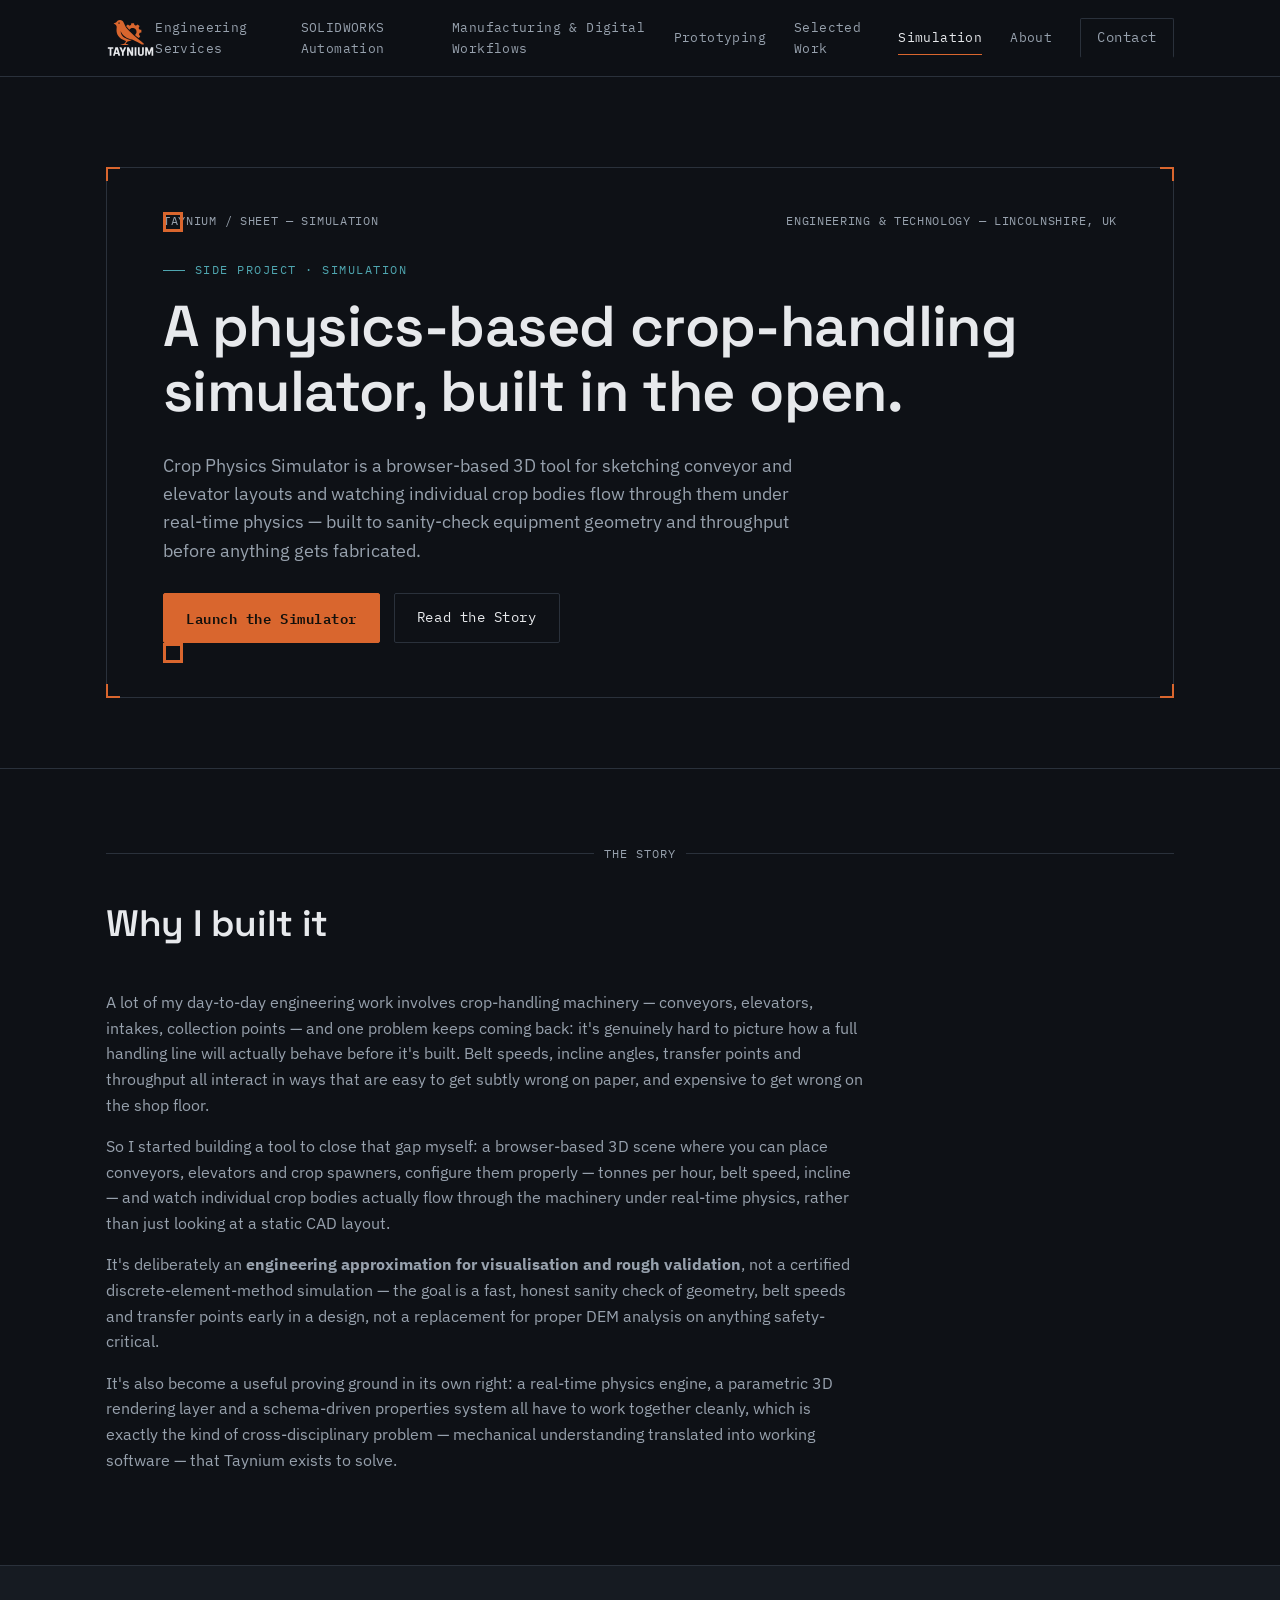
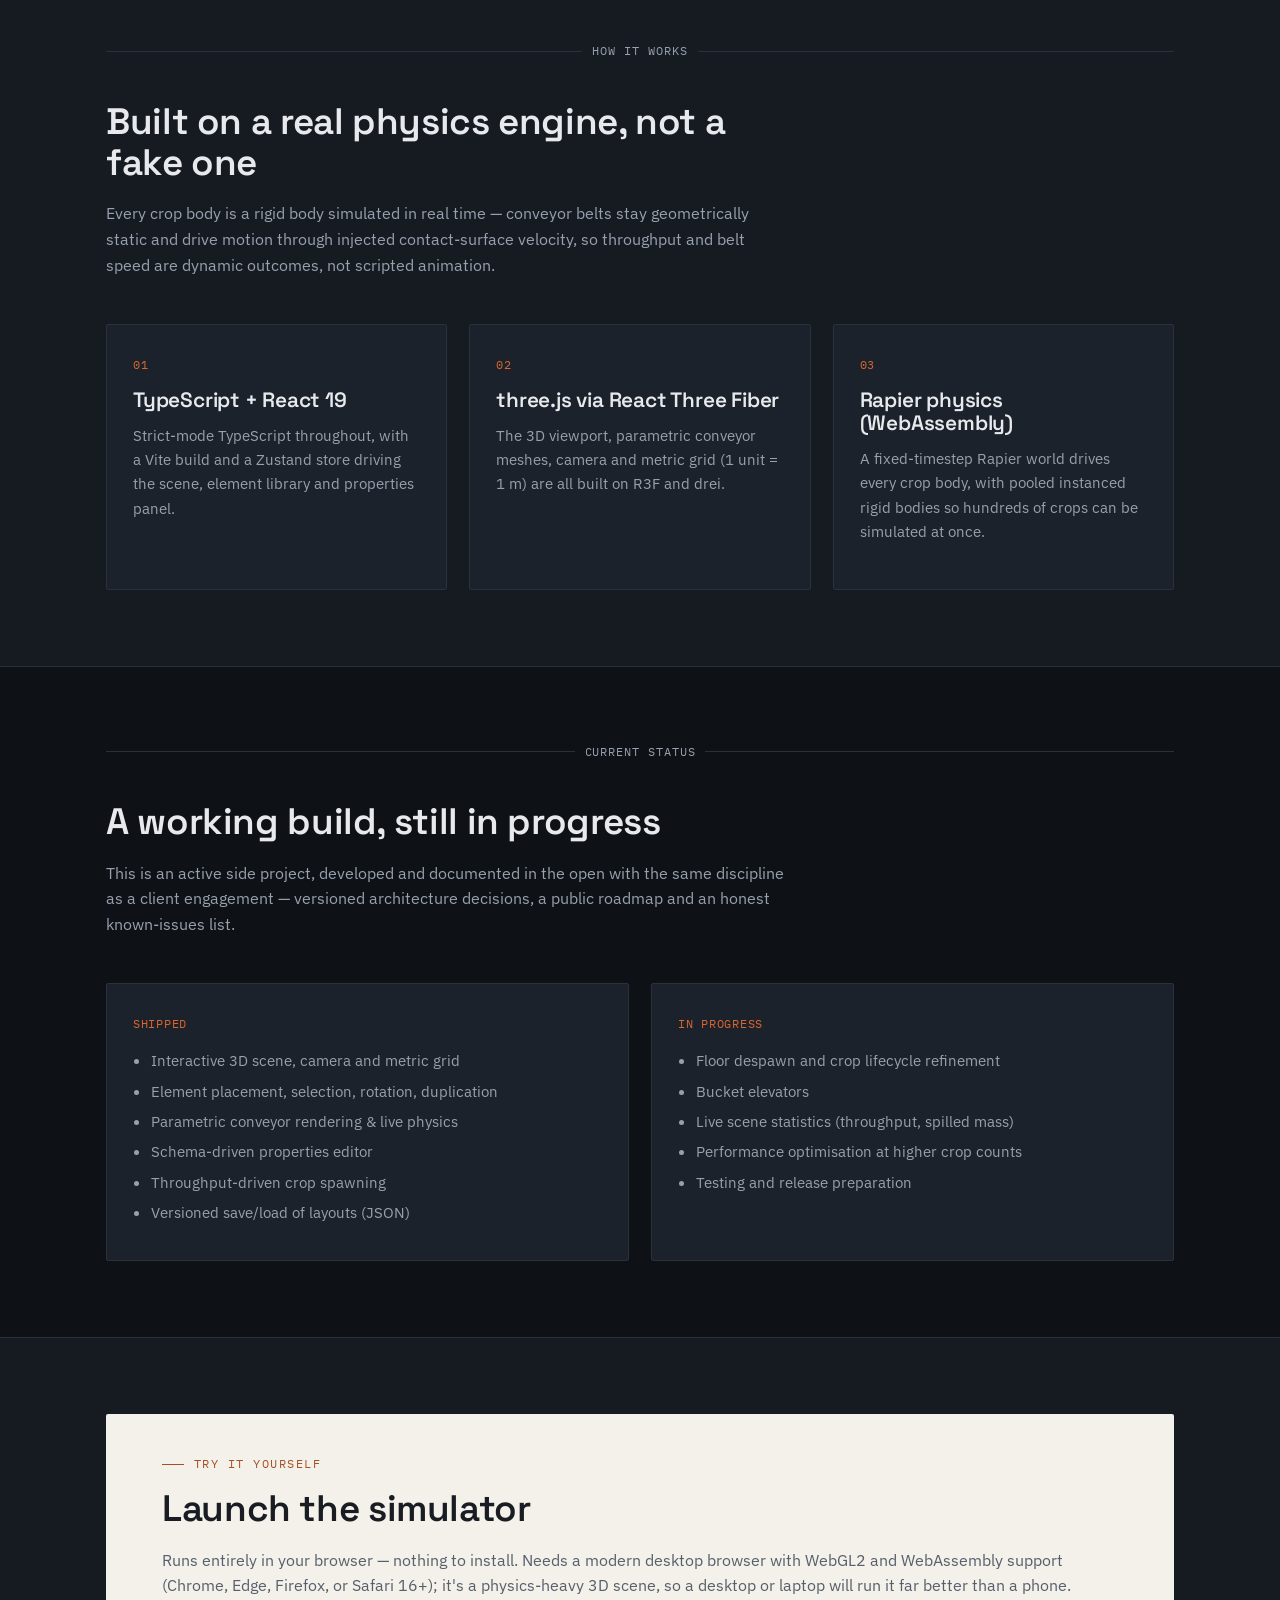
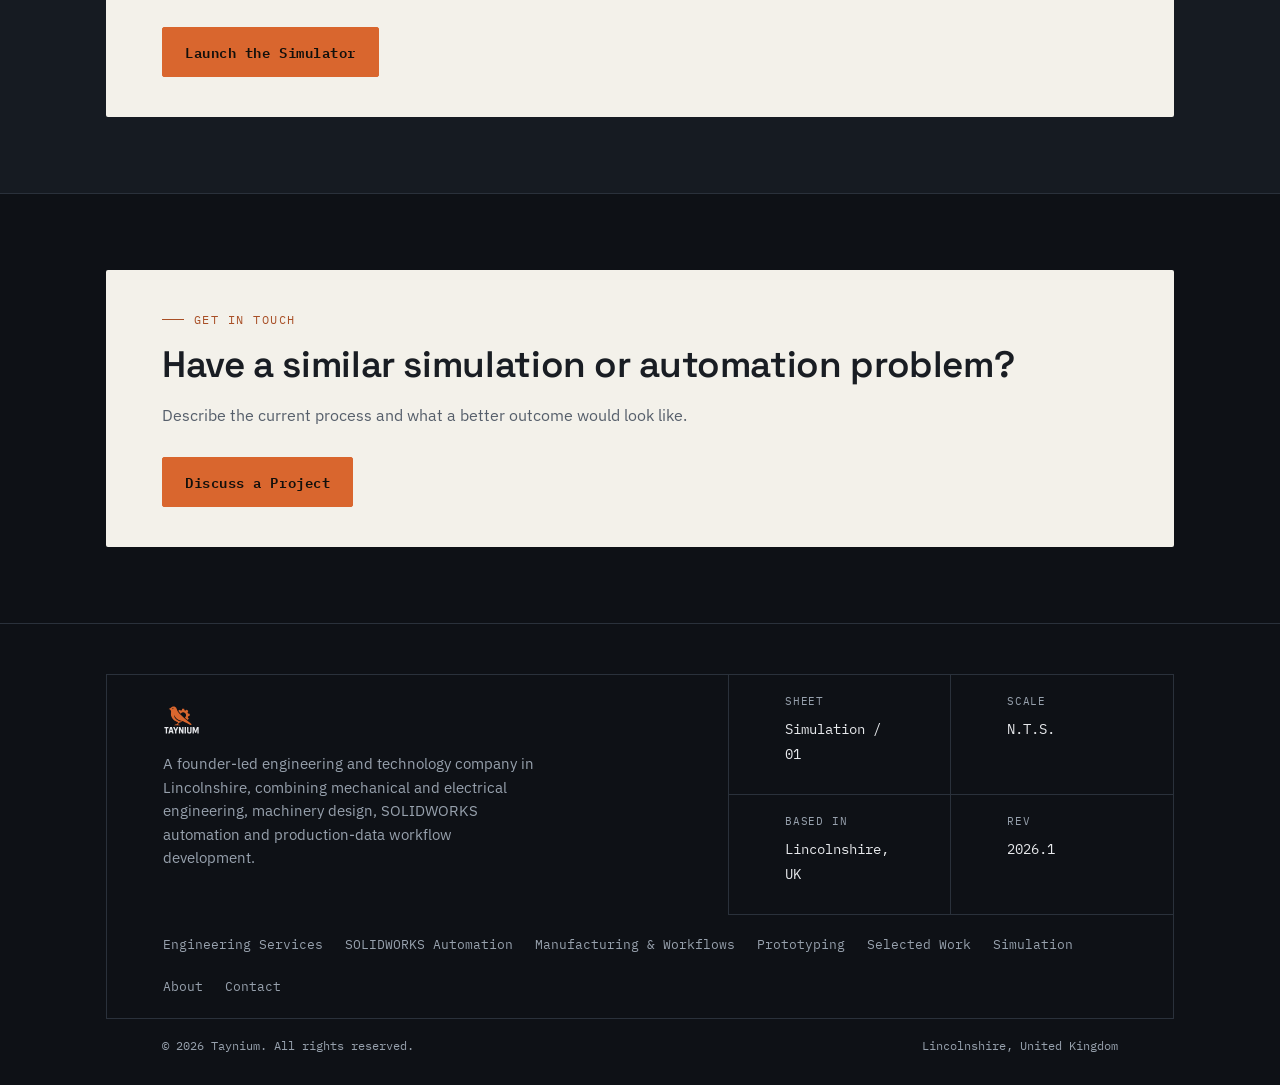
<file: simulation.html>
<!DOCTYPE html>
<html lang="en-GB">
<head>
<meta charset="UTF-8">
<meta name="viewport" content="width=device-width, initial-scale=1.0">
<title>Crop Physics Simulator — Taynium</title>
<meta name="description" content="A browser-based 3D physics simulator for agricultural crop-handling equipment, built by Taynium to sanity-check conveyor and elevator layouts before anything is built.">
<link rel="preconnect" href="https://fonts.googleapis.com">
<link href="https://fonts.googleapis.com/css2?family=Space+Grotesk:wght@500;600;700&family=IBM+Plex+Sans:wght@400;500;600&family=IBM+Plex+Mono:wght@400;500&display=swap" rel="stylesheet">
<link rel="icon" type="image/svg+xml" href="images/logo-original.svg">
<link rel="stylesheet" href="css/style.css">
</head>
<body>

<header class="site-header">
  <div class="wrap header-inner">
    <a href="index.html" class="logo"><img src="images/logo-light.svg" alt="Taynium" class="logo-img"></a>
    <nav class="main-nav" aria-label="Primary">
      <a href="engineering-services.html">Engineering Services</a>
      <a href="solidworks-automation.html">SOLIDWORKS Automation</a>
      <a href="manufacturing-workflows.html">Manufacturing &amp; Digital Workflows</a>
      <a href="product-development.html">Prototyping</a>
      <a href="selected-work.html">Selected Work</a>
      <a href="simulation.html" aria-current="page">Simulation</a>
      <a href="about.html">About</a>
      <a href="contact.html" class="btn btn-secondary" style="padding:8px 16px;">Contact</a>
    </nav>
    <button class="nav-toggle" aria-expanded="false" aria-controls="mobile-nav">Menu</button>
  </div>
  <div class="mobile-nav" id="mobile-nav">
    <a href="engineering-services.html">Engineering Services</a>
    <a href="solidworks-automation.html">SOLIDWORKS Automation</a>
    <a href="manufacturing-workflows.html">Manufacturing &amp; Digital Workflows</a>
    <a href="product-development.html">Prototyping</a>
    <a href="selected-work.html">Selected Work</a>
    <a href="simulation.html">Simulation</a>
    <a href="about.html">About</a>
    <a href="contact.html">Contact</a>
  </div>
</header>

<main>

  <section class="hero">
    <div class="wrap">
      <div class="sheet-frame">
        <span class="tick-tl"></span><span class="tick-tr"></span><span class="tick-bl"></span><span class="tick-br"></span>
        <div class="sheet-meta">
          <span>TAYNIUM / SHEET — SIMULATION</span>
          <span>ENGINEERING &amp; TECHNOLOGY — LINCOLNSHIRE, UK</span>
        </div>
        <div class="eyebrow">Side Project · Simulation</div>
        <h1>A physics-based crop-handling simulator, built in the open.</h1>
        <p class="hero-lead">Crop Physics Simulator is a browser-based 3D tool for sketching conveyor and elevator layouts and watching individual crop bodies flow through them under real-time physics — built to sanity-check equipment geometry and throughput before anything gets fabricated.</p>
        <div class="cta-row">
          <a href="simulation-app/index.html" class="btn btn-primary" target="_blank" rel="noopener">Launch the Simulator</a>
          <a href="#story" class="btn btn-secondary">Read the Story</a>
        </div>
      </div>
    </div>
  </section>

  <section id="story">
    <div class="wrap">
      <div class="dim-divider">THE STORY</div>
      <div class="section-head">
        <h2>Why I built it</h2>
      </div>
      <div style="max-width:760px;">
        <p style="color:var(--ink-muted)">A lot of my day-to-day engineering work involves crop-handling machinery — conveyors, elevators, intakes, collection points — and one problem keeps coming back: it's genuinely hard to picture how a full handling line will actually behave before it's built. Belt speeds, incline angles, transfer points and throughput all interact in ways that are easy to get subtly wrong on paper, and expensive to get wrong on the shop floor.</p>
        <p style="color:var(--ink-muted)">So I started building a tool to close that gap myself: a browser-based 3D scene where you can place conveyors, elevators and crop spawners, configure them properly — tonnes per hour, belt speed, incline — and watch individual crop bodies actually flow through the machinery under real-time physics, rather than just looking at a static CAD layout.</p>
        <p style="color:var(--ink-muted)">It's deliberately an <strong>engineering approximation for visualisation and rough validation</strong>, not a certified discrete-element-method simulation — the goal is a fast, honest sanity check of geometry, belt speeds and transfer points early in a design, not a replacement for proper DEM analysis on anything safety-critical.</p>
        <p style="color:var(--ink-muted)">It's also become a useful proving ground in its own right: a real-time physics engine, a parametric 3D rendering layer and a schema-driven properties system all have to work together cleanly, which is exactly the kind of cross-disciplinary problem — mechanical understanding translated into working software — that Taynium exists to solve.</p>
      </div>
    </div>
  </section>

  <section class="section-alt">
    <div class="wrap">
      <div class="dim-divider">HOW IT WORKS</div>
      <div class="section-head">
        <h2>Built on a real physics engine, not a fake one</h2>
        <p style="color:var(--ink-muted)">Every crop body is a rigid body simulated in real time — conveyor belts stay geometrically static and drive motion through injected contact-surface velocity, so throughput and belt speed are dynamic outcomes, not scripted animation.</p>
      </div>
      <div class="grid grid-3">
        <div class="card">
          <span class="num">01</span>
          <h3>TypeScript + React 19</h3>
          <p>Strict-mode TypeScript throughout, with a Vite build and a Zustand store driving the scene, element library and properties panel.</p>
        </div>
        <div class="card">
          <span class="num">02</span>
          <h3>three.js via React Three Fiber</h3>
          <p>The 3D viewport, parametric conveyor meshes, camera and metric grid (1 unit = 1 m) are all built on R3F and drei.</p>
        </div>
        <div class="card">
          <span class="num">03</span>
          <h3>Rapier physics (WebAssembly)</h3>
          <p>A fixed-timestep Rapier world drives every crop body, with pooled instanced rigid bodies so hundreds of crops can be simulated at once.</p>
        </div>
      </div>
    </div>
  </section>

  <section>
    <div class="wrap">
      <div class="dim-divider">CURRENT STATUS</div>
      <div class="section-head">
        <h2>A working build, still in progress</h2>
        <p style="color:var(--ink-muted)">This is an active side project, developed and documented in the open with the same discipline as a client engagement — versioned architecture decisions, a public roadmap and an honest known-issues list.</p>
      </div>
      <div class="grid grid-2">
        <div class="card">
          <span class="num">SHIPPED</span>
          <ul>
            <li>Interactive 3D scene, camera and metric grid</li>
            <li>Element placement, selection, rotation, duplication</li>
            <li>Parametric conveyor rendering &amp; live physics</li>
            <li>Schema-driven properties editor</li>
            <li>Throughput-driven crop spawning</li>
            <li>Versioned save/load of layouts (JSON)</li>
          </ul>
        </div>
        <div class="card">
          <span class="num">IN PROGRESS</span>
          <ul>
            <li>Floor despawn and crop lifecycle refinement</li>
            <li>Bucket elevators</li>
            <li>Live scene statistics (throughput, spilled mass)</li>
            <li>Performance optimisation at higher crop counts</li>
            <li>Testing and release preparation</li>
          </ul>
        </div>
      </div>
    </div>
  </section>

  <section class="section-alt">
    <div class="wrap">
      <div class="paper">
        <div class="eyebrow">Try it yourself</div>
        <h2>Launch the simulator</h2>
        <p>Runs entirely in your browser — nothing to install. Needs a modern desktop browser with WebGL2 and WebAssembly support (Chrome, Edge, Firefox, or Safari 16+); it's a physics-heavy 3D scene, so a desktop or laptop will run it far better than a phone.</p>
        <div class="cta-row">
          <a href="simulation-app/index.html" class="btn btn-primary" target="_blank" rel="noopener">Launch the Simulator</a>
        </div>
      </div>
    </div>
  </section>

  <section>
    <div class="wrap">
      <div class="paper">
        <div class="eyebrow">Get in touch</div>
        <h2>Have a similar simulation or automation problem?</h2>
        <p>Describe the current process and what a better outcome would look like.</p>
        <div class="cta-row"><a href="contact.html" class="btn btn-primary">Discuss a Project</a></div>
      </div>
    </div>
  </section>

</main>

<footer class="site-footer">
  <div class="wrap">
    <div class="title-block">
      <div class="title-block-top">
        <div class="title-block-brand">
          <div class="logo" style="margin-bottom:10px; display:inline-block;"><img src="images/logo-light.svg" alt="Taynium" class="logo-img" style="height:30px;"></div>
          <p>A founder-led engineering and technology company in Lincolnshire, combining mechanical and electrical engineering, machinery design, SOLIDWORKS automation and production-data workflow development.</p>
        </div>
        <div class="title-block-fields">
          <div class="tb-field"><span class="tb-label">Sheet</span><span class="tb-value">Simulation / 01</span></div>
          <div class="tb-field"><span class="tb-label">Scale</span><span class="tb-value">N.T.S.</span></div>
          <div class="tb-field"><span class="tb-label">Based in</span><span class="tb-value">Lincolnshire, UK</span></div>
          <div class="tb-field"><span class="tb-label">Rev</span><span class="tb-value">2026.1</span></div>
        </div>
      </div>
      <div class="footer-links">
        <a href="engineering-services.html">Engineering Services</a>
        <a href="solidworks-automation.html">SOLIDWORKS Automation</a>
        <a href="manufacturing-workflows.html">Manufacturing &amp; Workflows</a>
        <a href="product-development.html">Prototyping</a>
        <a href="selected-work.html">Selected Work</a>
        <a href="simulation.html">Simulation</a>
        <a href="about.html">About</a>
        <a href="contact.html">Contact</a>
      </div>
    </div>
    <div class="footer-bottom">
      <span>© 2026 Taynium. All rights reserved.</span>
      <span>Lincolnshire, United Kingdom</span>
    </div>
  </div>
</footer>

<script src="js/main.js"></script>
</body>
</html>
</file>
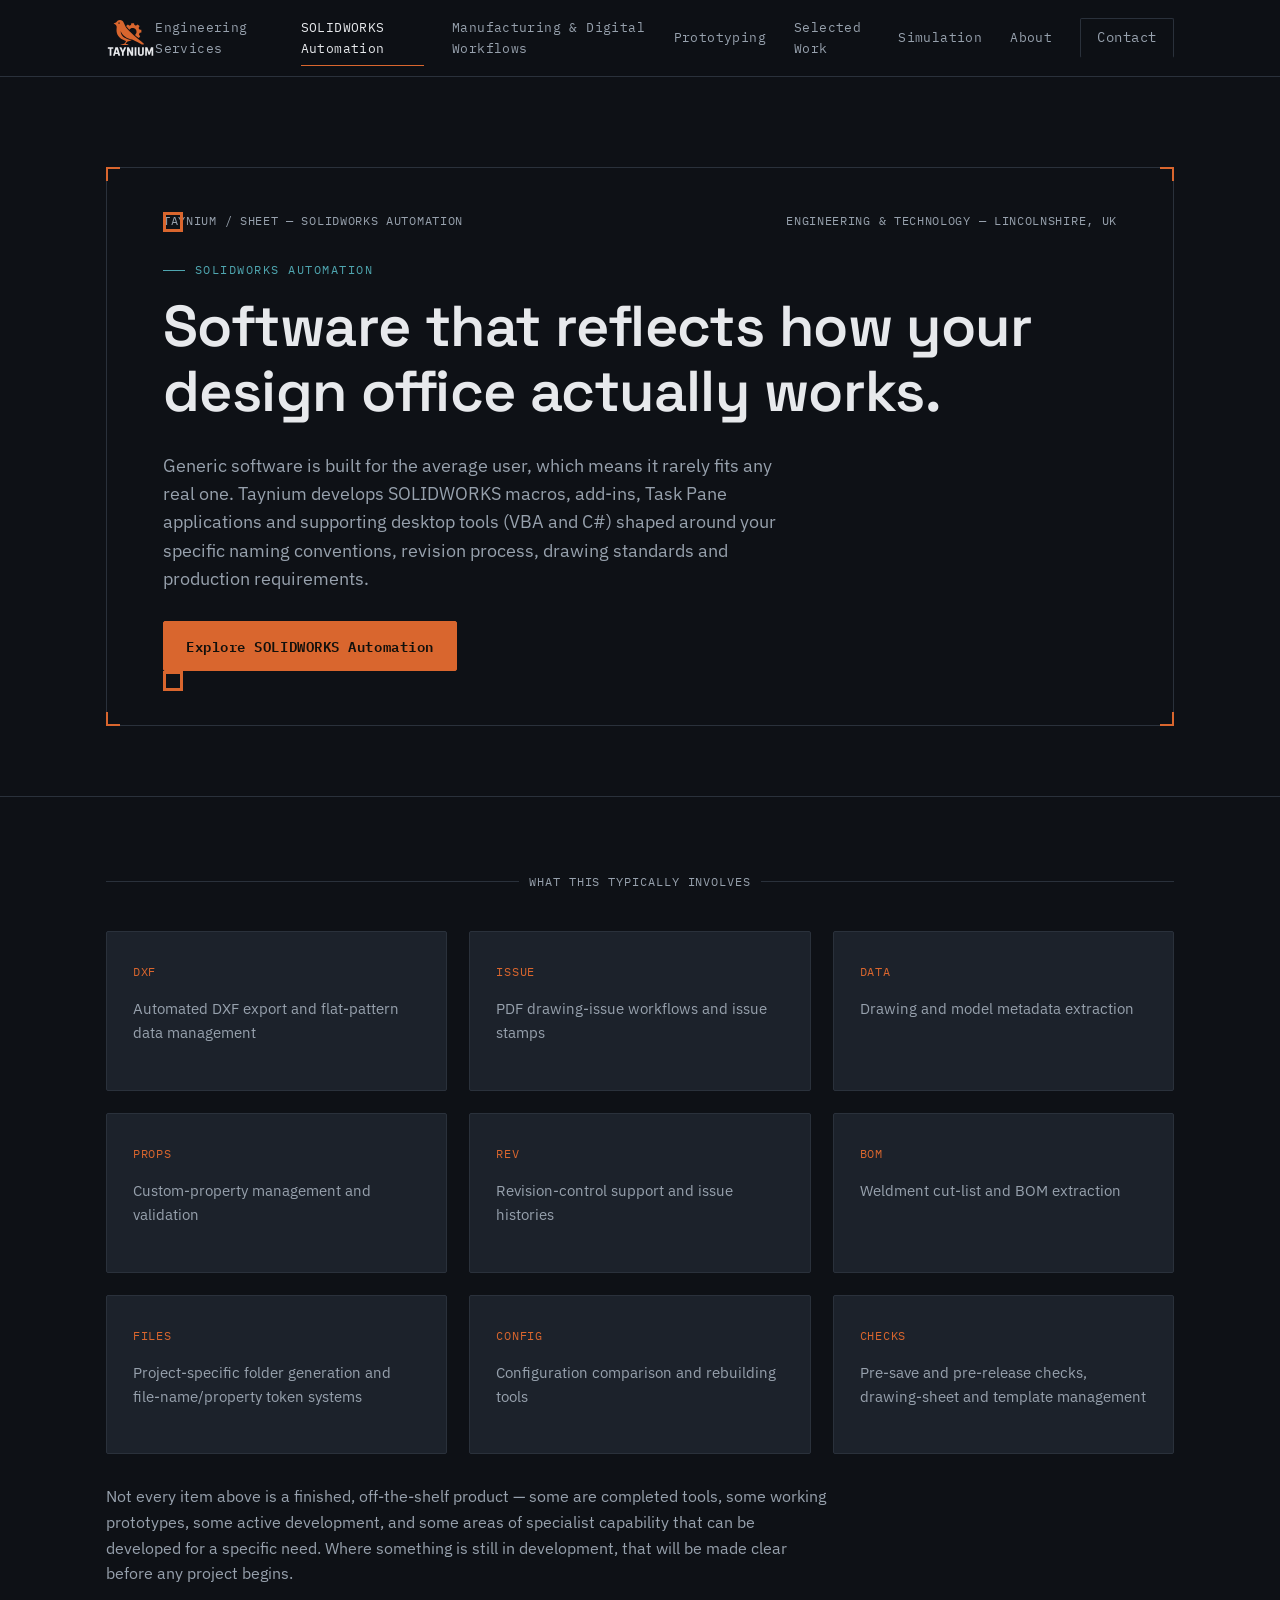
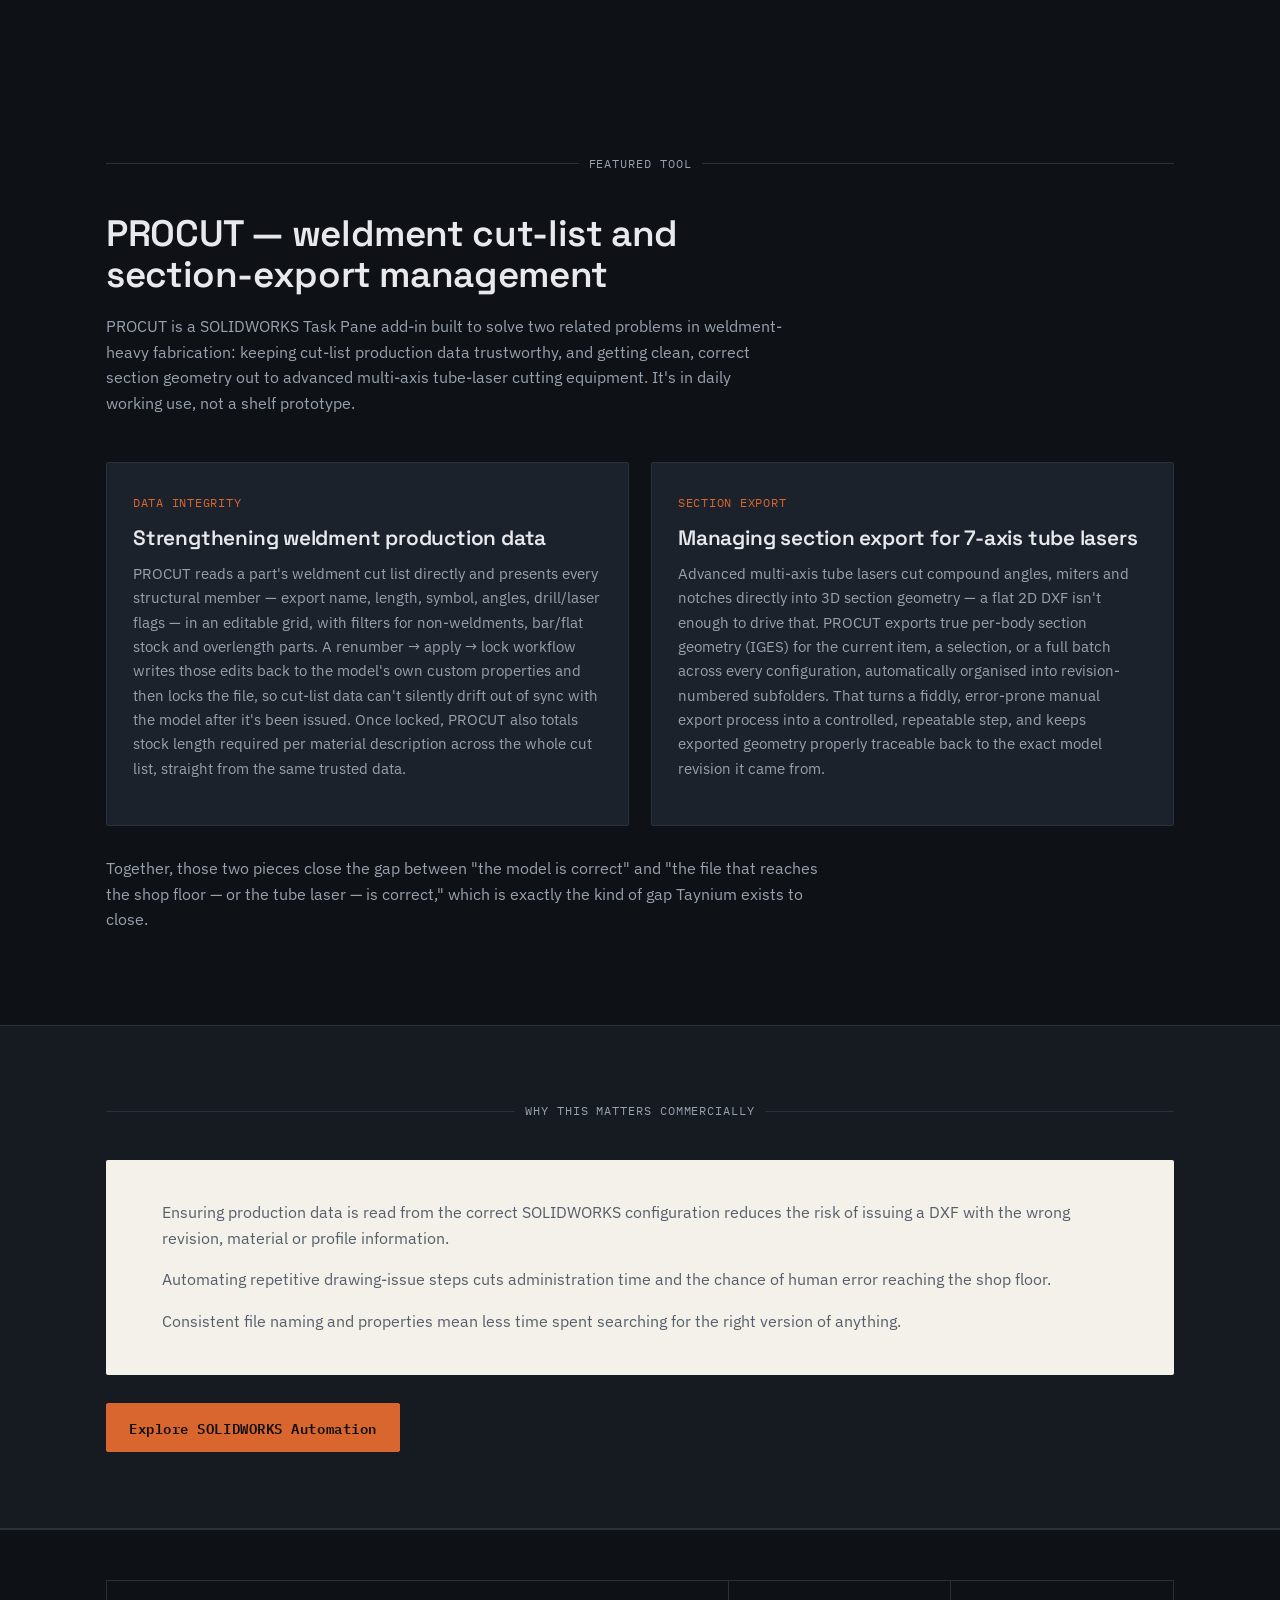
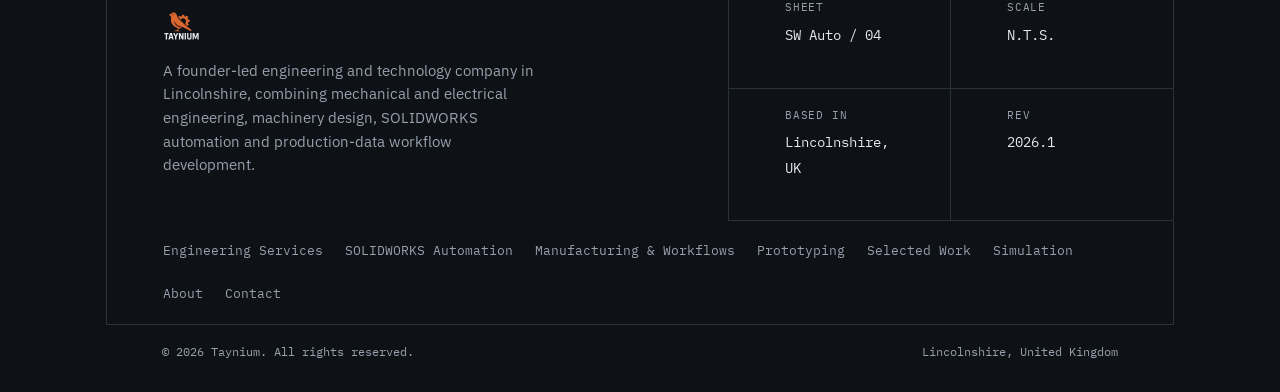
<file: solidworks-automation.html>
<!DOCTYPE html>
<html lang="en-GB">
<head>
<meta charset="UTF-8">
<meta name="viewport" content="width=device-width, initial-scale=1.0">
<title>SOLIDWORKS Automation &amp; Engineering Software — Taynium</title>
<meta name="description" content="Macros, add-ins and Task Pane applications built around your design office — SOLIDWORKS automation and engineering software development.">
<link rel="preconnect" href="https://fonts.googleapis.com">
<link href="https://fonts.googleapis.com/css2?family=Space+Grotesk:wght@500;600;700&family=IBM+Plex+Sans:wght@400;500;600&family=IBM+Plex+Mono:wght@400;500&display=swap" rel="stylesheet">
<link rel="icon" type="image/svg+xml" href="images/logo-original.svg">
<link rel="stylesheet" href="css/style.css">
</head>
<body>

<header class="site-header">
  <div class="wrap header-inner">
    <a href="index.html" class="logo"><img src="images/logo-light.svg" alt="Taynium" class="logo-img"></a>
    <nav class="main-nav" aria-label="Primary">
      <a href="engineering-services.html">Engineering Services</a>
      <a href="solidworks-automation.html" aria-current="page">SOLIDWORKS Automation</a>
      <a href="manufacturing-workflows.html">Manufacturing &amp; Digital Workflows</a>
      <a href="product-development.html">Prototyping</a>
      <a href="selected-work.html">Selected Work</a>
      <a href="simulation.html">Simulation</a>
      <a href="about.html">About</a>
      <a href="contact.html" class="btn btn-secondary" style="padding:8px 16px;">Contact</a>
    </nav>
    <button class="nav-toggle" aria-expanded="false" aria-controls="mobile-nav">Menu</button>
  </div>
  <div class="mobile-nav" id="mobile-nav">
    <a href="engineering-services.html">Engineering Services</a>
    <a href="solidworks-automation.html">SOLIDWORKS Automation</a>
    <a href="manufacturing-workflows.html">Manufacturing &amp; Digital Workflows</a>
    <a href="product-development.html">Prototyping</a>
    <a href="selected-work.html">Selected Work</a>
    <a href="simulation.html">Simulation</a>
    <a href="about.html">About</a>
    <a href="contact.html">Contact</a>
  </div>
</header>

<main>

  <section class="hero">
    <div class="wrap">
      <div class="sheet-frame">
        <span class="tick-tl"></span><span class="tick-tr"></span><span class="tick-bl"></span><span class="tick-br"></span>
        <div class="sheet-meta">
          <span>TAYNIUM / SHEET — SOLIDWORKS AUTOMATION</span>
          <span>ENGINEERING &amp; TECHNOLOGY — LINCOLNSHIRE, UK</span>
        </div>
        <div class="eyebrow">SOLIDWORKS Automation</div>
        <h1>Software that reflects how your design office actually works.</h1>
        <p class="hero-lead">Generic software is built for the average user, which means it rarely fits any real one. Taynium develops SOLIDWORKS macros, add-ins, Task Pane applications and supporting desktop tools (VBA and C#) shaped around your specific naming conventions, revision process, drawing standards and production requirements.</p>
        <div class="cta-row"><a href="contact.html" class="btn btn-primary">Explore SOLIDWORKS Automation</a></div>
      </div>
    </div>
  </section>

  <section>
    <div class="wrap">
      <div class="dim-divider">WHAT THIS TYPICALLY INVOLVES</div>
      <div class="grid grid-3">
        <div class="card"><span class="num">DXF</span><p>Automated DXF export and flat-pattern data management</p></div>
        <div class="card"><span class="num">ISSUE</span><p>PDF drawing-issue workflows and issue stamps</p></div>
        <div class="card"><span class="num">DATA</span><p>Drawing and model metadata extraction</p></div>
        <div class="card"><span class="num">PROPS</span><p>Custom-property management and validation</p></div>
        <div class="card"><span class="num">REV</span><p>Revision-control support and issue histories</p></div>
        <div class="card"><span class="num">BOM</span><p>Weldment cut-list and BOM extraction</p></div>
        <div class="card"><span class="num">FILES</span><p>Project-specific folder generation and file-name/property token systems</p></div>
        <div class="card"><span class="num">CONFIG</span><p>Configuration comparison and rebuilding tools</p></div>
        <div class="card"><span class="num">CHECKS</span><p>Pre-save and pre-release checks, drawing-sheet and template management</p></div>
      </div>
      <p style="margin-top:30px; color:var(--ink-muted); max-width:720px;">Not every item above is a finished, off-the-shelf product — some are completed tools, some working prototypes, some active development, and some areas of specialist capability that can be developed for a specific need. Where something is still in development, that will be made clear before any project begins.</p>
    </div>
  </section>

  <section>
    <div class="wrap">
      <div class="dim-divider">FEATURED TOOL</div>
      <div class="section-head">
        <h2>PROCUT — weldment cut-list and section-export management</h2>
        <p style="color:var(--ink-muted)">PROCUT is a SOLIDWORKS Task Pane add-in built to solve two related problems in weldment-heavy fabrication: keeping cut-list production data trustworthy, and getting clean, correct section geometry out to advanced multi-axis tube-laser cutting equipment. It's in daily working use, not a shelf prototype.</p>
      </div>
      <div class="grid grid-2">
        <div class="card">
          <span class="num">DATA INTEGRITY</span>
          <h3>Strengthening weldment production data</h3>
          <p>PROCUT reads a part's weldment cut list directly and presents every structural member — export name, length, symbol, angles, drill/laser flags — in an editable grid, with filters for non-weldments, bar/flat stock and overlength parts. A renumber → apply → lock workflow writes those edits back to the model's own custom properties and then locks the file, so cut-list data can't silently drift out of sync with the model after it's been issued. Once locked, PROCUT also totals stock length required per material description across the whole cut list, straight from the same trusted data.</p>
        </div>
        <div class="card">
          <span class="num">SECTION EXPORT</span>
          <h3>Managing section export for 7-axis tube lasers</h3>
          <p>Advanced multi-axis tube lasers cut compound angles, miters and notches directly into 3D section geometry — a flat 2D DXF isn't enough to drive that. PROCUT exports true per-body section geometry (IGES) for the current item, a selection, or a full batch across every configuration, automatically organised into revision-numbered subfolders. That turns a fiddly, error-prone manual export process into a controlled, repeatable step, and keeps exported geometry properly traceable back to the exact model revision it came from.</p>
        </div>
      </div>
      <p style="margin-top:30px; color:var(--ink-muted); max-width:720px;">Together, those two pieces close the gap between "the model is correct" and "the file that reaches the shop floor — or the tube laser — is correct," which is exactly the kind of gap Taynium exists to close.</p>
    </div>
  </section>

  <section class="section-alt">
    <div class="wrap">
      <div class="dim-divider">WHY THIS MATTERS COMMERCIALLY</div>
      <div class="paper">
        <p>Ensuring production data is read from the correct SOLIDWORKS configuration reduces the risk of issuing a DXF with the wrong revision, material or profile information.</p>
        <p>Automating repetitive drawing-issue steps cuts administration time and the chance of human error reaching the shop floor.</p>
        <p style="margin-bottom:0;">Consistent file naming and properties mean less time spent searching for the right version of anything.</p>
      </div>
      <div class="cta-row"><a href="contact.html" class="btn btn-primary">Explore SOLIDWORKS Automation</a></div>
    </div>
  </section>

</main>

<footer class="site-footer">
  <div class="wrap">
    <div class="title-block">
      <div class="title-block-top">
        <div class="title-block-brand">
          <div class="logo" style="margin-bottom:10px; display:inline-block;"><img src="images/logo-light.svg" alt="Taynium" class="logo-img" style="height:30px;"></div>
          <p>A founder-led engineering and technology company in Lincolnshire, combining mechanical and electrical engineering, machinery design, SOLIDWORKS automation and production-data workflow development.</p>
        </div>
        <div class="title-block-fields">
          <div class="tb-field"><span class="tb-label">Sheet</span><span class="tb-value">SW Auto / 04</span></div>
          <div class="tb-field"><span class="tb-label">Scale</span><span class="tb-value">N.T.S.</span></div>
          <div class="tb-field"><span class="tb-label">Based in</span><span class="tb-value">Lincolnshire, UK</span></div>
          <div class="tb-field"><span class="tb-label">Rev</span><span class="tb-value">2026.1</span></div>
        </div>
      </div>
      <div class="footer-links">
        <a href="engineering-services.html">Engineering Services</a>
        <a href="solidworks-automation.html">SOLIDWORKS Automation</a>
        <a href="manufacturing-workflows.html">Manufacturing &amp; Workflows</a>
        <a href="product-development.html">Prototyping</a>
        <a href="selected-work.html">Selected Work</a>
        <a href="simulation.html">Simulation</a>
        <a href="about.html">About</a>
        <a href="contact.html">Contact</a>
      </div>
    </div>
    <div class="footer-bottom">
      <span>© 2026 Taynium. All rights reserved.</span>
      <span>Lincolnshire, United Kingdom</span>
    </div>
  </div>
</footer>

<script src="js/main.js"></script>
</body>
</html>
</file>
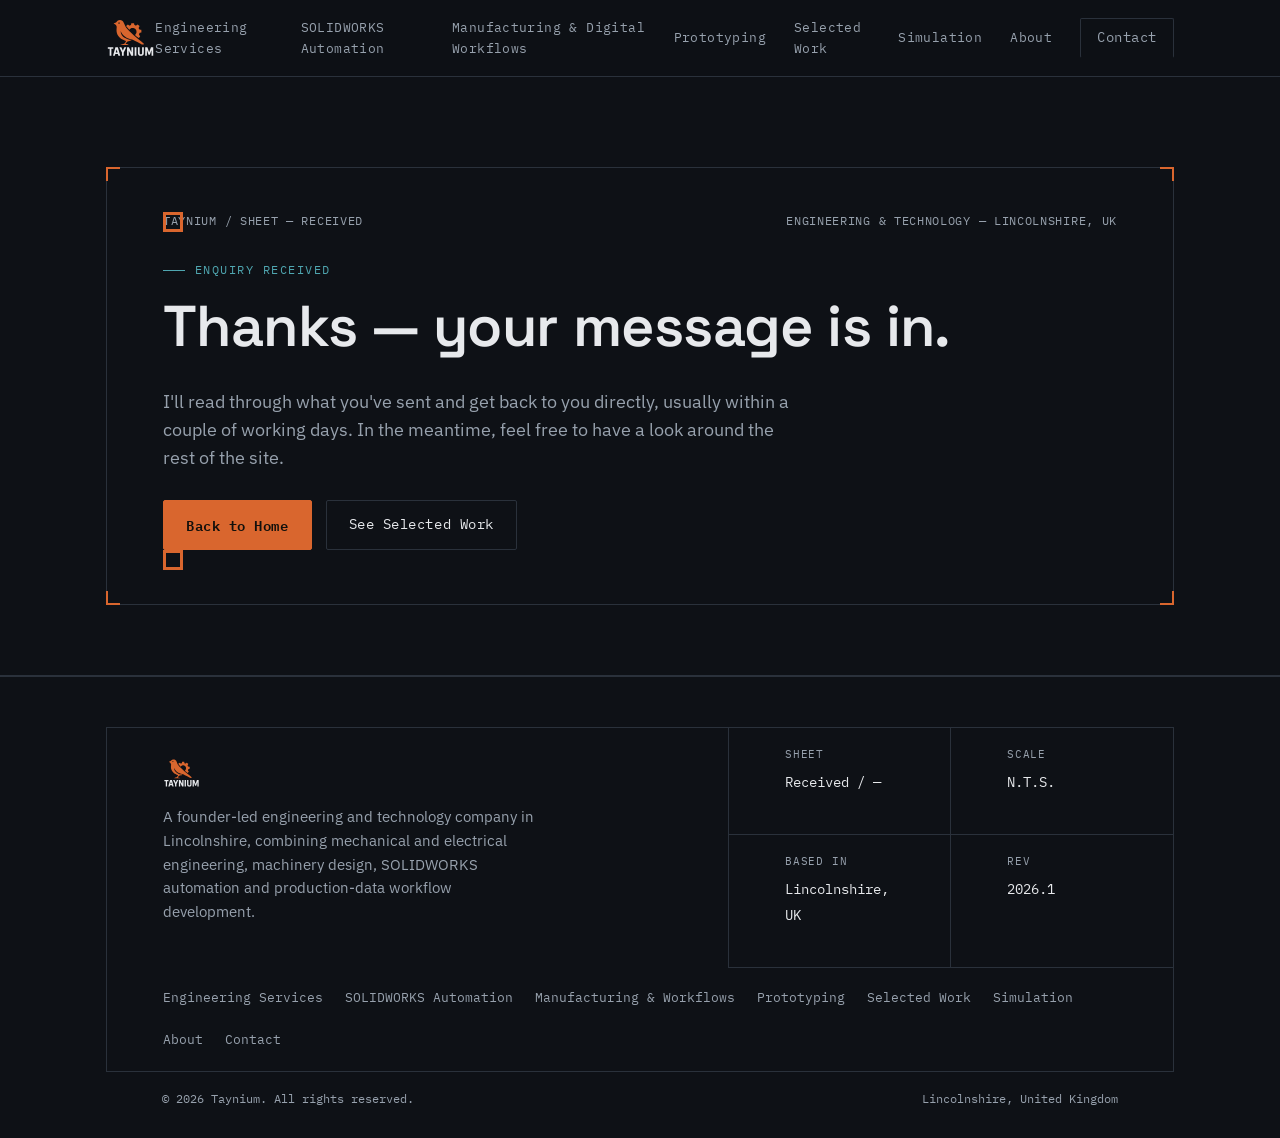
<file: thank-you.html>
<!DOCTYPE html>
<html lang="en-GB">
<head>
<meta charset="UTF-8">
<meta name="viewport" content="width=device-width, initial-scale=1.0">
<title>Thank You — Taynium</title>
<meta name="description" content="Your enquiry has been received.">
<meta name="robots" content="noindex">
<link rel="preconnect" href="https://fonts.googleapis.com">
<link href="https://fonts.googleapis.com/css2?family=Space+Grotesk:wght@500;600;700&family=IBM+Plex+Sans:wght@400;500;600&family=IBM+Plex+Mono:wght@400;500&display=swap" rel="stylesheet">
<link rel="icon" type="image/svg+xml" href="images/logo-original.svg">
<link rel="stylesheet" href="css/style.css">
</head>
<body>

<header class="site-header">
  <div class="wrap header-inner">
    <a href="index.html" class="logo"><img src="images/logo-light.svg" alt="Taynium" class="logo-img"></a>
    <nav class="main-nav" aria-label="Primary">
      <a href="engineering-services.html">Engineering Services</a>
      <a href="solidworks-automation.html">SOLIDWORKS Automation</a>
      <a href="manufacturing-workflows.html">Manufacturing &amp; Digital Workflows</a>
      <a href="product-development.html">Prototyping</a>
      <a href="selected-work.html">Selected Work</a>
      <a href="simulation.html">Simulation</a>
      <a href="about.html">About</a>
      <a href="contact.html" class="btn btn-secondary" style="padding:8px 16px;">Contact</a>
    </nav>
    <button class="nav-toggle" aria-expanded="false" aria-controls="mobile-nav">Menu</button>
  </div>
  <div class="mobile-nav" id="mobile-nav">
    <a href="engineering-services.html">Engineering Services</a>
    <a href="solidworks-automation.html">SOLIDWORKS Automation</a>
    <a href="manufacturing-workflows.html">Manufacturing &amp; Digital Workflows</a>
    <a href="product-development.html">Prototyping</a>
    <a href="selected-work.html">Selected Work</a>
    <a href="simulation.html">Simulation</a>
    <a href="about.html">About</a>
    <a href="contact.html">Contact</a>
  </div>
</header>

<main>

  <section class="hero">
    <div class="wrap">
      <div class="sheet-frame">
        <span class="tick-tl"></span><span class="tick-tr"></span><span class="tick-bl"></span><span class="tick-br"></span>
        <div class="sheet-meta">
          <span>TAYNIUM / SHEET — RECEIVED</span>
          <span>ENGINEERING &amp; TECHNOLOGY — LINCOLNSHIRE, UK</span>
        </div>
        <div class="eyebrow">Enquiry received</div>
        <h1>Thanks — your message is in.</h1>
        <p class="hero-lead">I'll read through what you've sent and get back to you directly, usually within a couple of working days. In the meantime, feel free to have a look around the rest of the site.</p>
        <div class="cta-row">
          <a href="index.html" class="btn btn-primary">Back to Home</a>
          <a href="selected-work.html" class="btn btn-secondary">See Selected Work</a>
        </div>
      </div>
    </div>
  </section>

</main>

<footer class="site-footer">
  <div class="wrap">
    <div class="title-block">
      <div class="title-block-top">
        <div class="title-block-brand">
          <div class="logo" style="margin-bottom:10px; display:inline-block;"><img src="images/logo-light.svg" alt="Taynium" class="logo-img" style="height:30px;"></div>
          <p>A founder-led engineering and technology company in Lincolnshire, combining mechanical and electrical engineering, machinery design, SOLIDWORKS automation and production-data workflow development.</p>
        </div>
        <div class="title-block-fields">
          <div class="tb-field"><span class="tb-label">Sheet</span><span class="tb-value">Received / —</span></div>
          <div class="tb-field"><span class="tb-label">Scale</span><span class="tb-value">N.T.S.</span></div>
          <div class="tb-field"><span class="tb-label">Based in</span><span class="tb-value">Lincolnshire, UK</span></div>
          <div class="tb-field"><span class="tb-label">Rev</span><span class="tb-value">2026.1</span></div>
        </div>
      </div>
      <div class="footer-links">
        <a href="engineering-services.html">Engineering Services</a>
        <a href="solidworks-automation.html">SOLIDWORKS Automation</a>
        <a href="manufacturing-workflows.html">Manufacturing &amp; Workflows</a>
        <a href="product-development.html">Prototyping</a>
        <a href="selected-work.html">Selected Work</a>
        <a href="simulation.html">Simulation</a>
        <a href="about.html">About</a>
        <a href="contact.html">Contact</a>
      </div>
    </div>
    <div class="footer-bottom">
      <span>© 2026 Taynium. All rights reserved.</span>
      <span>Lincolnshire, United Kingdom</span>
    </div>
  </div>
</footer>

<script src="js/main.js"></script>
</body>
</html>
</file>
<file: css/style.css>
/* ==========================================================================
   Taynium — Design System
   Signature motif: engineering drawing title block + dimension-line ticks
   ========================================================================== */

:root {
  --bg-void: #0e1116;
  --bg-panel: #161b22;
  --bg-panel-raised: #1c222b;
  --surface-paper: #f3f1ea;
  --ink: #e7e9ec;
  --ink-muted: #97a1ad;
  --ink-dark: #191d23;
  --ink-dark-muted: #565f6b;
  --accent-orange: #d9662e;
  --accent-orange-dim: #a84f26;
  --accent-cyan: #4fa6b0;
  --line: #2a313b;
  --line-paper: #c9c2b2;

  --font-display: "Space Grotesk", "Arial Narrow", sans-serif;
  --font-body: "IBM Plex Sans", -apple-system, sans-serif;
  --font-mono: "IBM Plex Mono", "Courier New", monospace;

  --max-w: 1180px;
  --edge: 24px;
}

@media (min-width: 720px) {
  :root { --edge: 56px; }
}

* { box-sizing: border-box; }

html {
  scroll-behavior: smooth;
}

@media (prefers-reduced-motion: reduce) {
  html { scroll-behavior: auto; }
  * { animation-duration: 0.01ms !important; transition-duration: 0.01ms !important; }
}

body {
  margin: 0;
  background: var(--bg-void);
  color: var(--ink);
  font-family: var(--font-body);
  font-size: 16px;
  line-height: 1.6;
  -webkit-font-smoothing: antialiased;
}

img { max-width: 100%; display: block; }

a { color: inherit; }

h1, h2, h3, h4 {
  font-family: var(--font-display);
  font-weight: 600;
  line-height: 1.12;
  margin: 0 0 0.5em;
  letter-spacing: -0.01em;
}

h1 { font-size: clamp(2.2rem, 5vw, 3.6rem); }
h2 { font-size: clamp(1.6rem, 3.2vw, 2.3rem); }
h3 { font-size: 1.3rem; }

p { margin: 0 0 1em; }

.eyebrow {
  font-family: var(--font-mono);
  font-size: 0.78rem;
  letter-spacing: 0.12em;
  text-transform: uppercase;
  color: var(--accent-cyan);
  display: flex;
  align-items: center;
  gap: 10px;
  margin-bottom: 14px;
}

.eyebrow::before {
  content: "";
  width: 22px;
  height: 1px;
  background: var(--accent-cyan);
  display: inline-block;
}

.wrap {
  max-width: var(--max-w);
  margin: 0 auto;
  padding: 0 var(--edge);
}

/* ---------- Buttons ---------- */

.btn {
  display: inline-flex;
  align-items: center;
  gap: 10px;
  font-family: var(--font-mono);
  font-size: 0.85rem;
  letter-spacing: 0.04em;
  text-decoration: none;
  padding: 13px 22px;
  border: 1px solid var(--line);
  border-radius: 2px;
  transition: border-color 0.15s ease, background 0.15s ease, color 0.15s ease;
}

.btn:focus-visible, a:focus-visible, button:focus-visible {
  outline: 2px solid var(--accent-cyan);
  outline-offset: 2px;
}

.btn-primary {
  background: var(--accent-orange);
  border-color: var(--accent-orange);
  color: #12100c;
  font-weight: 600;
}
.btn-primary:hover { background: #e9793f; border-color: #e9793f; }

.btn-secondary {
  color: var(--ink);
  border-color: var(--line);
}
.btn-secondary:hover { border-color: var(--accent-cyan); color: var(--accent-cyan); }

.cta-row {
  display: flex;
  gap: 14px;
  flex-wrap: wrap;
  margin-top: 28px;
}

/* ---------- Header / Nav ---------- */

.site-header {
  border-bottom: 1px solid var(--line);
  position: sticky;
  top: 0;
  background: rgba(14, 17, 22, 0.92);
  backdrop-filter: blur(6px);
  z-index: 50;
}

.header-inner {
  display: flex;
  align-items: center;
  justify-content: space-between;
  height: 76px;
}

.logo {
  font-family: var(--font-display);
  font-size: 1.15rem;
  font-weight: 600;
  text-decoration: none;
  color: var(--ink);
  letter-spacing: 0.02em;
}
.logo span { color: var(--accent-orange); }
.logo-img { height: 48px; width: auto; display: block; }

nav.main-nav {
  display: none;
  gap: 28px;
  font-family: var(--font-mono);
  font-size: 0.82rem;
  letter-spacing: 0.03em;
}

@media (min-width: 900px) {
  nav.main-nav { display: flex; align-items: center; }
}

nav.main-nav a {
  text-decoration: none;
  color: var(--ink-muted);
  padding: 6px 0;
  border-bottom: 1px solid transparent;
  transition: color 0.15s ease, border-color 0.15s ease;
}
nav.main-nav a:hover, nav.main-nav a[aria-current="page"] {
  color: var(--ink);
  border-color: var(--accent-orange);
}

.nav-toggle {
  display: inline-flex;
  background: none;
  border: 1px solid var(--line);
  color: var(--ink);
  font-family: var(--font-mono);
  padding: 8px 12px;
  font-size: 0.8rem;
  border-radius: 2px;
}
@media (min-width: 900px) { .nav-toggle { display: none; } }

.mobile-nav {
  display: none;
  flex-direction: column;
  border-top: 1px solid var(--line);
  padding: 8px var(--edge) 20px;
  font-family: var(--font-mono);
  font-size: 0.9rem;
}
.mobile-nav.open { display: flex; }
.mobile-nav a {
  text-decoration: none;
  color: var(--ink-muted);
  padding: 12px 0;
  border-bottom: 1px solid var(--line);
}
@media (min-width: 900px) { .mobile-nav { display: none !important; } }

/* ---------- Hero: framed like a drawing sheet ---------- */

.hero {
  position: relative;
  padding: 90px 0 70px;
  border-bottom: 1px solid var(--line);
}

.sheet-frame {
  position: relative;
  border: 1px solid var(--line);
  padding: 44px var(--edge) 54px;
}

.sheet-frame::before, .sheet-frame::after,
.tick-tl, .tick-tr, .tick-bl, .tick-br {
  content: "";
  position: absolute;
  width: 14px;
  height: 14px;
  border-color: var(--accent-orange);
  border-style: solid;
}
.tick-tl { top: -1px; left: -1px; border-width: 2px 0 0 2px; }
.tick-tr { top: -1px; right: -1px; border-width: 2px 2px 0 0; }
.tick-bl { bottom: -1px; left: -1px; border-width: 0 0 2px 2px; }
.tick-br { bottom: -1px; right: -1px; border-width: 0 2px 2px 0; }

.sheet-meta {
  display: flex;
  justify-content: space-between;
  font-family: var(--font-mono);
  font-size: 0.72rem;
  letter-spacing: 0.06em;
  color: var(--ink-muted);
  margin-bottom: 30px;
  flex-wrap: wrap;
  gap: 8px;
}

.hero-lead {
  max-width: 640px;
  font-size: 1.1rem;
  color: var(--ink-muted);
}

/* ---------- Sections ---------- */

section { padding: 76px 0; }
section.tight { padding: 56px 0; }

.section-alt { background: var(--bg-panel); border-top: 1px solid var(--line); border-bottom: 1px solid var(--line); }

/* dimension-line divider used between major blocks instead of a plain rule */
.dim-divider {
  display: flex;
  align-items: center;
  gap: 10px;
  color: var(--ink-muted);
  font-family: var(--font-mono);
  font-size: 0.72rem;
  letter-spacing: 0.08em;
  margin: 0 0 40px;
}
.dim-divider::before, .dim-divider::after {
  content: "";
  flex: 1;
  height: 1px;
  background: var(--line);
  position: relative;
}

.section-head {
  max-width: 680px;
  margin-bottom: 46px;
}

/* ---------- Cards / Grids ---------- */

.grid {
  display: grid;
  gap: 22px;
  grid-template-columns: 1fr;
}
@media (min-width: 720px) {
  .grid-2 { grid-template-columns: 1fr 1fr; }
  .grid-3 { grid-template-columns: repeat(3, 1fr); }
}

.card {
  border: 1px solid var(--line);
  background: var(--bg-panel-raised);
  padding: 30px 26px;
  border-radius: 2px;
}

.card .num {
  font-family: var(--font-mono);
  color: var(--accent-orange);
  font-size: 0.78rem;
  letter-spacing: 0.06em;
  display: block;
  margin-bottom: 14px;
}

.card p, .card ul { color: var(--ink-muted); font-size: 0.95rem; }
.card ul { padding-left: 18px; margin: 0; }
.card li { margin-bottom: 6px; }

/* Paper panel — used sparingly, evokes a physical drawing sheet */
.paper {
  background: var(--surface-paper);
  color: var(--ink-dark);
  border-radius: 2px;
  padding: 40px var(--edge);
}
.paper h2, .paper h3 { color: var(--ink-dark); }
.paper p { color: var(--ink-dark-muted); }
.paper .eyebrow { color: var(--accent-orange-dim); }
.paper .eyebrow::before { background: var(--accent-orange-dim); }

/* ---------- Process steps ---------- */

.steps {
  display: grid;
  gap: 0;
  border: 1px solid var(--line);
}
.step {
  display: grid;
  grid-template-columns: 64px 1fr;
  gap: 20px;
  padding: 26px var(--edge);
  border-bottom: 1px solid var(--line);
}
.step:last-child { border-bottom: none; }
.step .step-num {
  font-family: var(--font-mono);
  color: var(--accent-cyan);
  font-size: 0.95rem;
}
.step h3 { margin-bottom: 6px; font-size: 1.05rem; }
.step p { margin: 0; color: var(--ink-muted); font-size: 0.94rem; }

/* ---------- Work / project list ---------- */

.work-item {
  border-top: 1px solid var(--line);
  padding: 30px 0;
  display: grid;
  gap: 8px;
}
.work-item:last-child { border-bottom: 1px solid var(--line); }
.work-item .tag {
  font-family: var(--font-mono);
  font-size: 0.72rem;
  color: var(--accent-cyan);
  letter-spacing: 0.06em;
  text-transform: uppercase;
}
.work-item p { color: var(--ink-muted); margin: 0; max-width: 720px; }

/* ---------- Founder block ---------- */

.founder {
  display: grid;
  gap: 30px;
  grid-template-columns: 1fr;
}
@media (min-width: 800px) {
  .founder { grid-template-columns: 260px 1fr; align-items: start; }
}
.founder-photo {
  aspect-ratio: 4/5;
  background: var(--bg-panel-raised);
  border: 1px solid var(--line);
  display: flex;
  align-items: center;
  justify-content: center;
  font-family: var(--font-mono);
  font-size: 0.75rem;
  color: var(--ink-muted);
  text-align: center;
  padding: 20px;
}

/* ---------- Forms ---------- */

label {
  display: block;
  font-family: var(--font-mono);
  font-size: 0.78rem;
  letter-spacing: 0.03em;
  color: var(--ink-muted);
  margin-bottom: 8px;
}
.field { margin-bottom: 22px; }
input, select, textarea {
  width: 100%;
  background: var(--bg-panel-raised);
  border: 1px solid var(--line);
  color: var(--ink);
  font-family: var(--font-body);
  font-size: 0.95rem;
  padding: 12px 14px;
  border-radius: 2px;
}
input:focus, select:focus, textarea:focus {
  outline: 2px solid var(--accent-cyan);
  outline-offset: 1px;
  border-color: var(--accent-cyan);
}
textarea { resize: vertical; min-height: 110px; }
.field-row { display: grid; gap: 22px; }
@media (min-width: 720px) { .field-row.two { grid-template-columns: 1fr 1fr; } }
.form-note {
  font-size: 0.85rem;
  color: var(--ink-muted);
  border-left: 2px solid var(--accent-orange);
  padding-left: 14px;
  margin-top: 30px;
}

/* ---------- Footer: title block ---------- */

footer.site-footer {
  border-top: 1px solid var(--line);
  padding: 50px 0 0;
}

.title-block {
  border: 1px solid var(--line);
  margin-bottom: 0;
}
.title-block-top {
  display: grid;
  grid-template-columns: 1fr;
  gap: 0;
}
@media (min-width: 800px) {
  .title-block-top { grid-template-columns: 1.4fr 1fr; }
}
.title-block-brand {
  padding: 30px var(--edge);
  border-bottom: 1px solid var(--line);
}
@media (min-width: 800px) {
  .title-block-brand { border-bottom: none; border-right: 1px solid var(--line); }
}
.title-block-brand p { color: var(--ink-muted); font-size: 0.92rem; max-width: 380px; }

.title-block-fields {
  display: grid;
  grid-template-columns: repeat(2, 1fr);
}
.tb-field {
  padding: 18px var(--edge);
  border-bottom: 1px solid var(--line);
  border-right: 1px solid var(--line);
  font-family: var(--font-mono);
}
.tb-field:nth-child(2n) { border-right: none; }
.tb-field .tb-label {
  display: block;
  font-size: 0.66rem;
  letter-spacing: 0.08em;
  color: var(--ink-muted);
  margin-bottom: 6px;
  text-transform: uppercase;
}
.tb-field .tb-value { font-size: 0.85rem; color: var(--ink); }

.footer-links {
  display: flex;
  flex-wrap: wrap;
  gap: 22px;
  padding: 20px var(--edge);
  font-family: var(--font-mono);
  font-size: 0.8rem;
}
.footer-links a { text-decoration: none; color: var(--ink-muted); }
.footer-links a:hover { color: var(--accent-orange); }

.footer-bottom {
  padding: 18px var(--edge) 30px;
  font-family: var(--font-mono);
  font-size: 0.72rem;
  color: var(--ink-muted);
  display: flex;
  justify-content: space-between;
  flex-wrap: wrap;
  gap: 8px;
}

/* ---------- FAQ ---------- */

.faq-item {
  border-top: 1px solid var(--line);
  padding: 22px 0;
}
.faq-item:last-child { border-bottom: 1px solid var(--line); }
.faq-item h3 { font-size: 1rem; margin-bottom: 8px; }
.faq-item p { color: var(--ink-muted); margin: 0; font-size: 0.95rem; }
</file>
<file: simulation-app/assets/index-B7SMF_K5.css>
:root{--lightningcss-light: ;--lightningcss-dark:initial;color-scheme:dark;--bg:#16181b;--panel-bg:#1f2226;--panel-border:#33383e;--text:#d7dbe0;--text-dim:#8b939c;--accent:#4f9cf0;--warn:#e0a83c;font-family:system-ui,-apple-system,Segoe UI,Roboto,sans-serif}*{box-sizing:border-box}html,body,#root{background:var(--bg);height:100%;color:var(--text);margin:0}.app-layout{grid-template:"toolbar toolbar toolbar"64px"library viewport properties"1fr"status status status"32px/240px 1fr 300px;height:100%;display:grid}.toolbar{background:var(--panel-bg);border-bottom:1px solid var(--panel-border);grid-area:toolbar;align-items:center;gap:12px;min-width:0;padding:0 12px;display:flex}.toolbar-brand{flex-shrink:0;align-items:center;display:flex}.toolbar-logo{object-fit:contain;width:auto;height:56px;display:block}.toolbar-title{white-space:nowrap;flex-shrink:0;font-weight:600}.toolbar-scene-name{color:var(--text-dim);text-overflow:ellipsis;white-space:nowrap;min-width:0;max-width:220px;overflow:hidden}.toolbar-group{flex-shrink:0;align-items:center;gap:6px;display:flex}.toolbar-group:first-of-type{margin-left:auto}.toolbar-copyright{text-overflow:ellipsis;white-space:nowrap;min-width:0;color:var(--text-dim);flex-shrink:1;margin-left:8px;font-size:.72rem;overflow:hidden}.toolbar-toggle{align-items:center;gap:6px;font-size:.9rem;display:flex}.panel{background:var(--panel-bg);padding:12px;overflow-y:auto}.panel h2{text-transform:uppercase;letter-spacing:.06em;color:var(--text-dim);margin:0 0 10px;font-size:.85rem}.element-library{border-right:1px solid var(--panel-border);grid-area:library}.element-library ul{flex-direction:column;gap:6px;margin:0;padding:0;list-style:none;display:flex}.element-library button{text-align:left;width:100%}.element-library button.active{border-color:var(--accent);background:#2c3d52}.hint{color:var(--text-dim);margin-top:14px;font-size:.8rem;line-height:1.5}.panel-actions{gap:8px;margin-top:14px;display:flex}.panel-actions .danger{border-color:#7a4040}.panel-actions .danger:hover{border-color:#c05555}.properties-panel{border-left:1px solid var(--panel-border);grid-area:properties}.property-form{flex-direction:column;gap:10px;display:flex}.property-section{text-transform:uppercase;letter-spacing:.06em;color:var(--text-dim);margin:8px 0 0;font-size:.75rem}.field{flex-direction:column;gap:4px;display:flex}.field label{color:var(--text-dim);align-items:baseline;gap:6px;font-size:.8rem;display:flex}.field-unit{opacity:.8;margin-left:auto;font-size:.75rem}.field input[type=number],.field input[type=text],.field select{width:100%;color:var(--text);border:1px solid var(--panel-border);background:#16181b;border-radius:4px;padding:6px 8px;font-size:.9rem}.field-invalid input{background:#2a1f1f;border-color:#c05555}.field-error{color:#e8a0a0;font-size:.75rem}.field-hint{color:var(--text-dim);font-size:.75rem}.field-checkbox label{color:var(--text);cursor:pointer;align-items:center;gap:8px;font-size:.9rem}.field-checkbox input{width:auto}.field-readonly{gap:2px}.field-readonly-label{color:var(--text-dim);font-size:.8rem}.empty-state{color:var(--text-dim);font-size:.9rem;line-height:1.5}.viewport{grid-area:viewport;min-width:0;min-height:0;position:relative}.canvas-fallback{text-align:center;flex-direction:column;justify-content:center;align-items:center;height:100%;padding:24px;display:flex}.canvas-fallback p{max-width:40rem;color:var(--text-dim)}.canvas-fallback-error{text-align:left;white-space:pre-wrap;word-break:break-word;color:#e8a0a0;background:#2a1f1f;border:1px solid #5a3030;border-radius:4px;max-width:40rem;margin:12px 0;padding:10px 12px;font-size:.8rem}.status-bar{color:var(--text-dim);background:var(--panel-bg);border-top:1px solid var(--panel-border);grid-area:status;align-items:center;gap:20px;padding:0 12px;font-size:.85rem;display:flex}.status-throttled{color:var(--warn);font-weight:600}button{color:var(--text);border:1px solid var(--panel-border);cursor:pointer;background:#2a2f35;border-radius:4px;padding:5px 12px;font-size:.9rem}button:hover:not(:disabled){border-color:var(--accent)}button:focus-visible,input:focus-visible,select:focus-visible{outline:2px solid var(--accent);outline-offset:1px}button:disabled{opacity:.45;cursor:not-allowed}.modal-backdrop{z-index:1000;background:#0000008c;justify-content:center;align-items:center;padding:24px;display:flex;position:fixed;inset:0}.modal-dialog{background:var(--panel-bg);border:1px solid var(--panel-border);border-radius:6px;width:min(28rem,100%);padding:20px 22px;box-shadow:0 12px 40px #00000073}.modal-dialog h2{margin:0 0 8px;font-size:1.1rem}.modal-dialog p{color:var(--text-dim);margin:0 0 12px;font-size:.9rem}.modal-error-list{color:#e8a0a0;max-height:12rem;margin:0 0 16px;padding-left:1.2rem;font-size:.85rem;overflow:auto}.modal-error-list code{color:#f0c0c0}.modal-actions{justify-content:flex-end;gap:8px;display:flex}.modal-danger{background:#3a2222;border-color:#8a4040}
</file>
